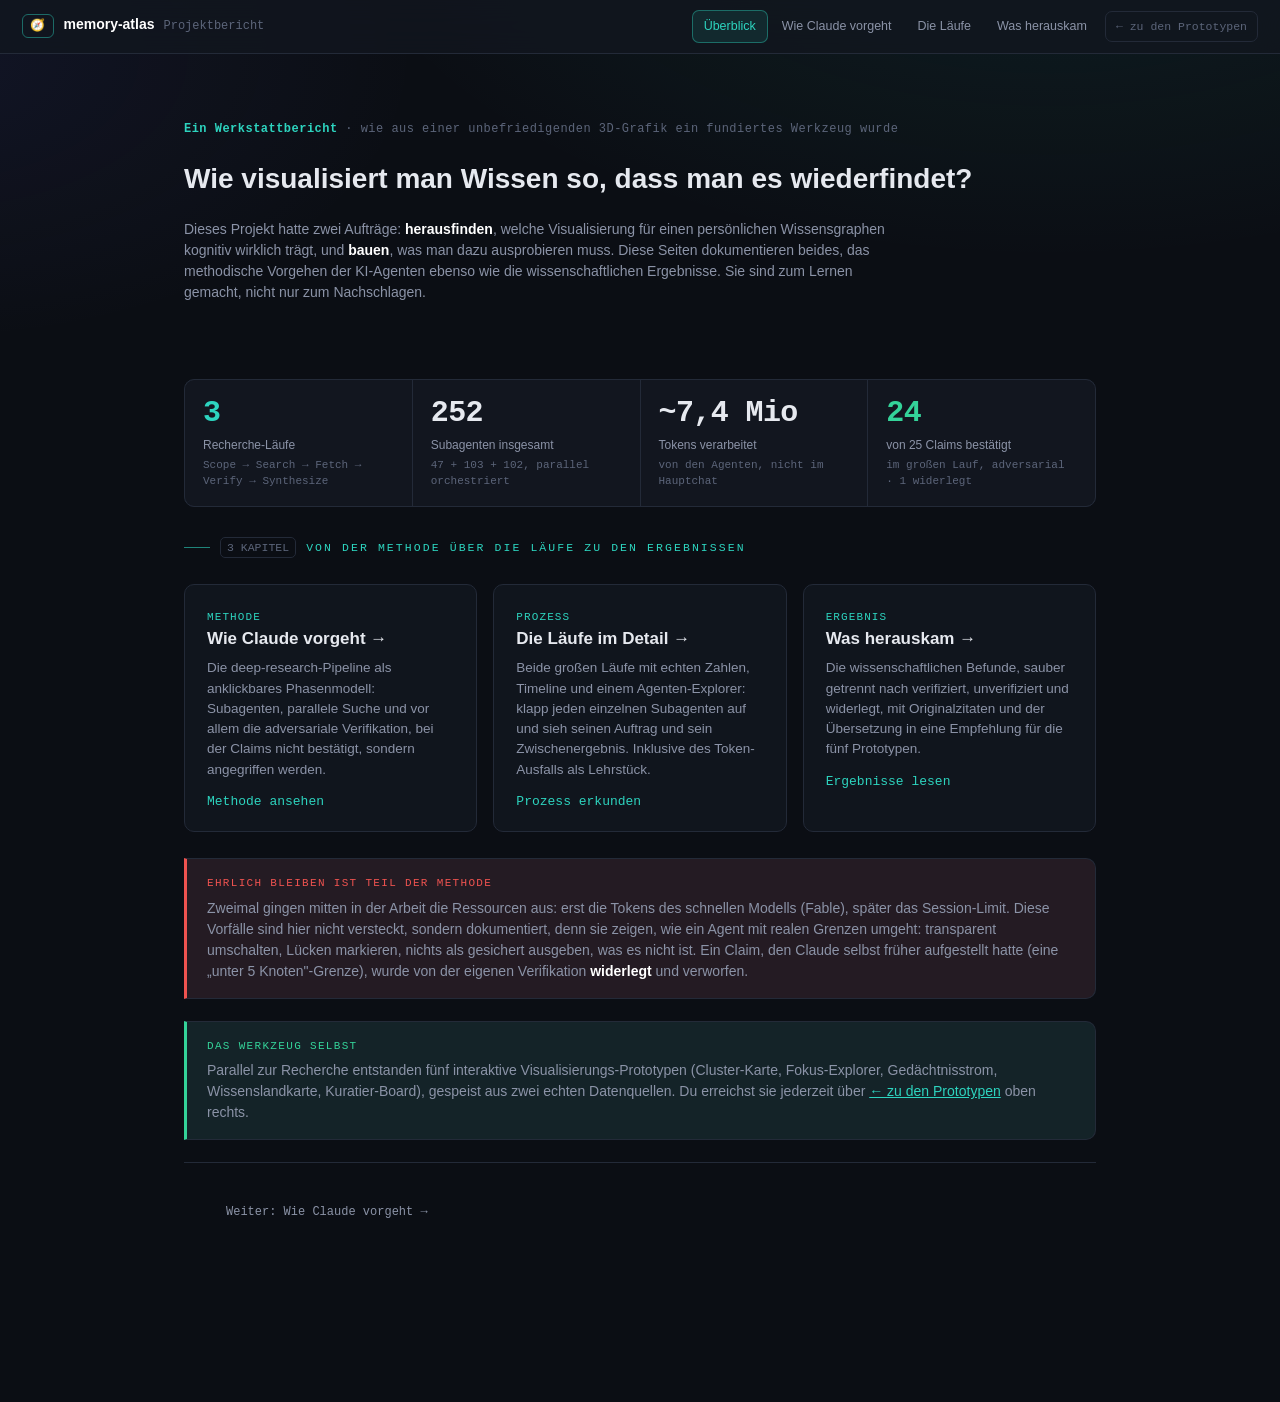
<file: bericht/index.html>
<!DOCTYPE html>
<html lang="de">
<head>
<meta charset="utf-8">
<meta name="viewport" content="width=device-width, initial-scale=1">
<title>Projektbericht · memory-atlas</title>
<link rel="stylesheet" href="/shared/theme.css">
<link rel="stylesheet" href="assets/bericht.css">
</head>
<body>
<div class="rbar">
  <a class="brand" href="index.html"><span class="glyph">🧭</span><b>memory-atlas</b><span>Projektbericht</span></a>
  <div class="spacer"></div>
  <nav>
    <a href="index.html" class="here">Überblick</a>
    <a href="methodik.html">Wie Claude vorgeht</a>
    <a href="laeufe.html">Die Läufe</a>
    <a href="ergebnisse.html">Was herauskam</a>
  </nav>
  <a class="exit" href="/">← zu den Prototypen</a>
</div>

<div class="wrap">
  <div class="hero rise">
    <div class="kicker"><b>Ein Werkstattbericht</b> · wie aus einer unbefriedigenden 3D-Grafik ein fundiertes Werkzeug wurde</div>
    <h1>Wie visualisiert man Wissen so, dass man es wiederfindet?</h1>
    <p class="lead">Dieses Projekt hatte zwei Aufträge: <b>herausfinden</b>, welche Visualisierung für einen persönlichen Wissensgraphen kognitiv wirklich trägt, und <b>bauen</b>, was man dazu ausprobieren muss. Diese Seiten dokumentieren beides, das methodische Vorgehen der KI-Agenten ebenso wie die wissenschaftlichen Ergebnisse. Sie sind zum Lernen gemacht, nicht nur zum Nachschlagen.</p>
  </div>

  <div class="stats rise d1">
    <div class="stat"><div class="v accent">3</div><div class="k">Recherche-Läufe</div><div class="sub">Scope → Search → Fetch → Verify → Synthesize</div></div>
    <div class="stat"><div class="v">252</div><div class="k">Subagenten insgesamt</div><div class="sub">47 + 103 + 102, parallel orchestriert</div></div>
    <div class="stat"><div class="v">~7,4 Mio</div><div class="k">Tokens verarbeitet</div><div class="sub">von den Agenten, nicht im Hauptchat</div></div>
    <div class="stat"><div class="v ok">24</div><div class="k">von 25 Claims bestätigt</div><div class="sub">im großen Lauf, adversarial · 1 widerlegt</div></div>
  </div>

  <div class="eyebrow rise d1"><span class="n">3 Kapitel</span> Von der Methode über die Läufe zu den Ergebnissen</div>

  <div class="cards three rise d1">
    <a class="card" href="methodik.html">
      <span class="tag">Methode</span>
      <h3>Wie Claude vorgeht →</h3>
      <p>Die deep-research-Pipeline als anklickbares Phasenmodell: Subagenten, parallele Suche und vor allem die adversariale Verifikation, bei der Claims nicht bestätigt, sondern angegriffen werden.</p>
      <span class="arrow">Methode ansehen</span>
    </a>
    <a class="card" href="laeufe.html">
      <span class="tag">Prozess</span>
      <h3>Die Läufe im Detail →</h3>
      <p>Beide großen Läufe mit echten Zahlen, Timeline und einem Agenten-Explorer: klapp jeden einzelnen Subagenten auf und sieh seinen Auftrag und sein Zwischenergebnis. Inklusive des Token-Ausfalls als Lehrstück.</p>
      <span class="arrow">Prozess erkunden</span>
    </a>
    <a class="card" href="ergebnisse.html">
      <span class="tag">Ergebnis</span>
      <h3>Was herauskam →</h3>
      <p>Die wissenschaftlichen Befunde, sauber getrennt nach verifiziert, unverifiziert und widerlegt, mit Originalzitaten und der Übersetzung in eine Empfehlung für die fünf Prototypen.</p>
      <span class="arrow">Ergebnisse lesen</span>
    </a>
  </div>

  <div class="callout warn rise d4">
    <span class="lab">Ehrlich bleiben ist Teil der Methode</span>
    <p>Zweimal gingen mitten in der Arbeit die Ressourcen aus: erst die Tokens des schnellen Modells (Fable), später das Session-Limit. Diese Vorfälle sind hier nicht versteckt, sondern dokumentiert, denn sie zeigen, wie ein Agent mit realen Grenzen umgeht: transparent umschalten, Lücken markieren, nichts als gesichert ausgeben, was es nicht ist. Ein Claim, den Claude selbst früher aufgestellt hatte (eine „unter 5 Knoten"-Grenze), wurde von der eigenen Verifikation <b>widerlegt</b> und verworfen.</p>
  </div>

  <div class="callout ok rise d4">
    <span class="lab">Das Werkzeug selbst</span>
    <p>Parallel zur Recherche entstanden fünf interaktive Visualisierungs-Prototypen (Cluster-Karte, Fokus-Explorer, Gedächtnisstrom, Wissenslandkarte, Kuratier-Board), gespeist aus zwei echten Datenquellen. Du erreichst sie jederzeit über <a href="/" style="color:var(--accent)">← zu den Prototypen</a> oben rechts.</p>
  </div>

  <div class="rfoot">
    <div class="fnav">
      <span></span>
      <a href="methodik.html">Weiter: Wie Claude vorgeht →</a>
    </div>
  </div>
</div>
</body>
</html>
</file>
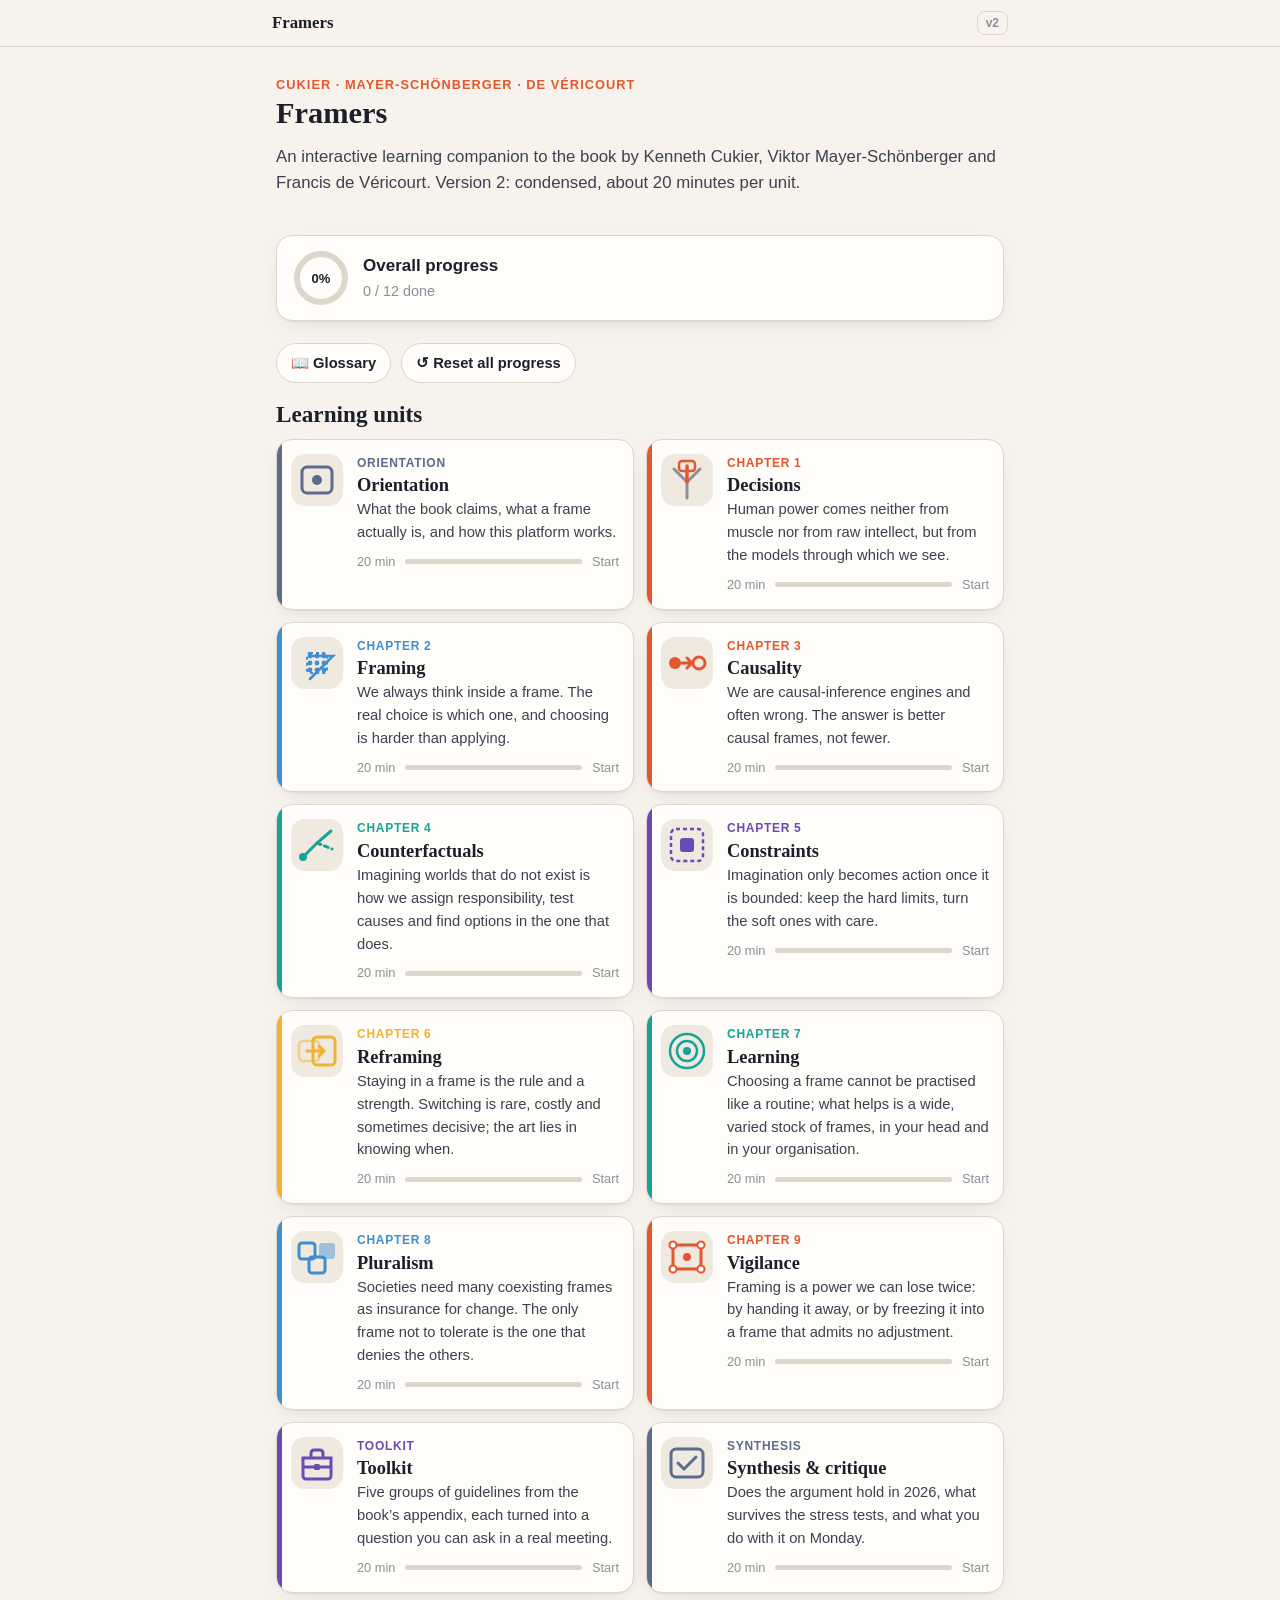
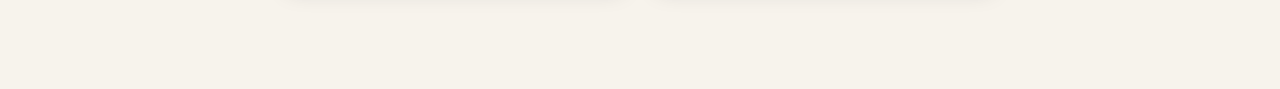
<file: framers/index.html>
<!DOCTYPE html>
<html lang="en">
<head>
<meta charset="utf-8">
<meta name="viewport" content="width=device-width, initial-scale=1, viewport-fit=cover">
<meta name="theme-color" content="#F7F3EC">
<meta name="robots" content="noindex, nofollow">
<meta name="apple-mobile-web-app-capable" content="yes">
<meta name="apple-mobile-web-app-status-bar-style" content="default">
<title>Framers · Learning companion (v2)</title>
<link rel="stylesheet" href="css/app.css">
</head>
<body>
<div id="app" aria-live="polite"></div>
<script src="js/viz.js"></script>
<script src="js/app.js"></script>
<script src="js/units/u00.js"></script>
<script src="js/units/u01.js"></script>
<script src="js/units/u02.js"></script>
<script src="js/units/u03.js"></script>
<script src="js/units/u04.js"></script>
<script src="js/units/u05.js"></script>
<script src="js/units/u06.js"></script>
<script src="js/units/u07.js"></script>
<script src="js/units/u08.js"></script>
<script src="js/units/u09.js"></script>
<script src="js/units/u10.js"></script>
<script src="js/units/u11.js"></script>
<script>window.FRAMERS.start();</script>
</body>
</html>
</file>
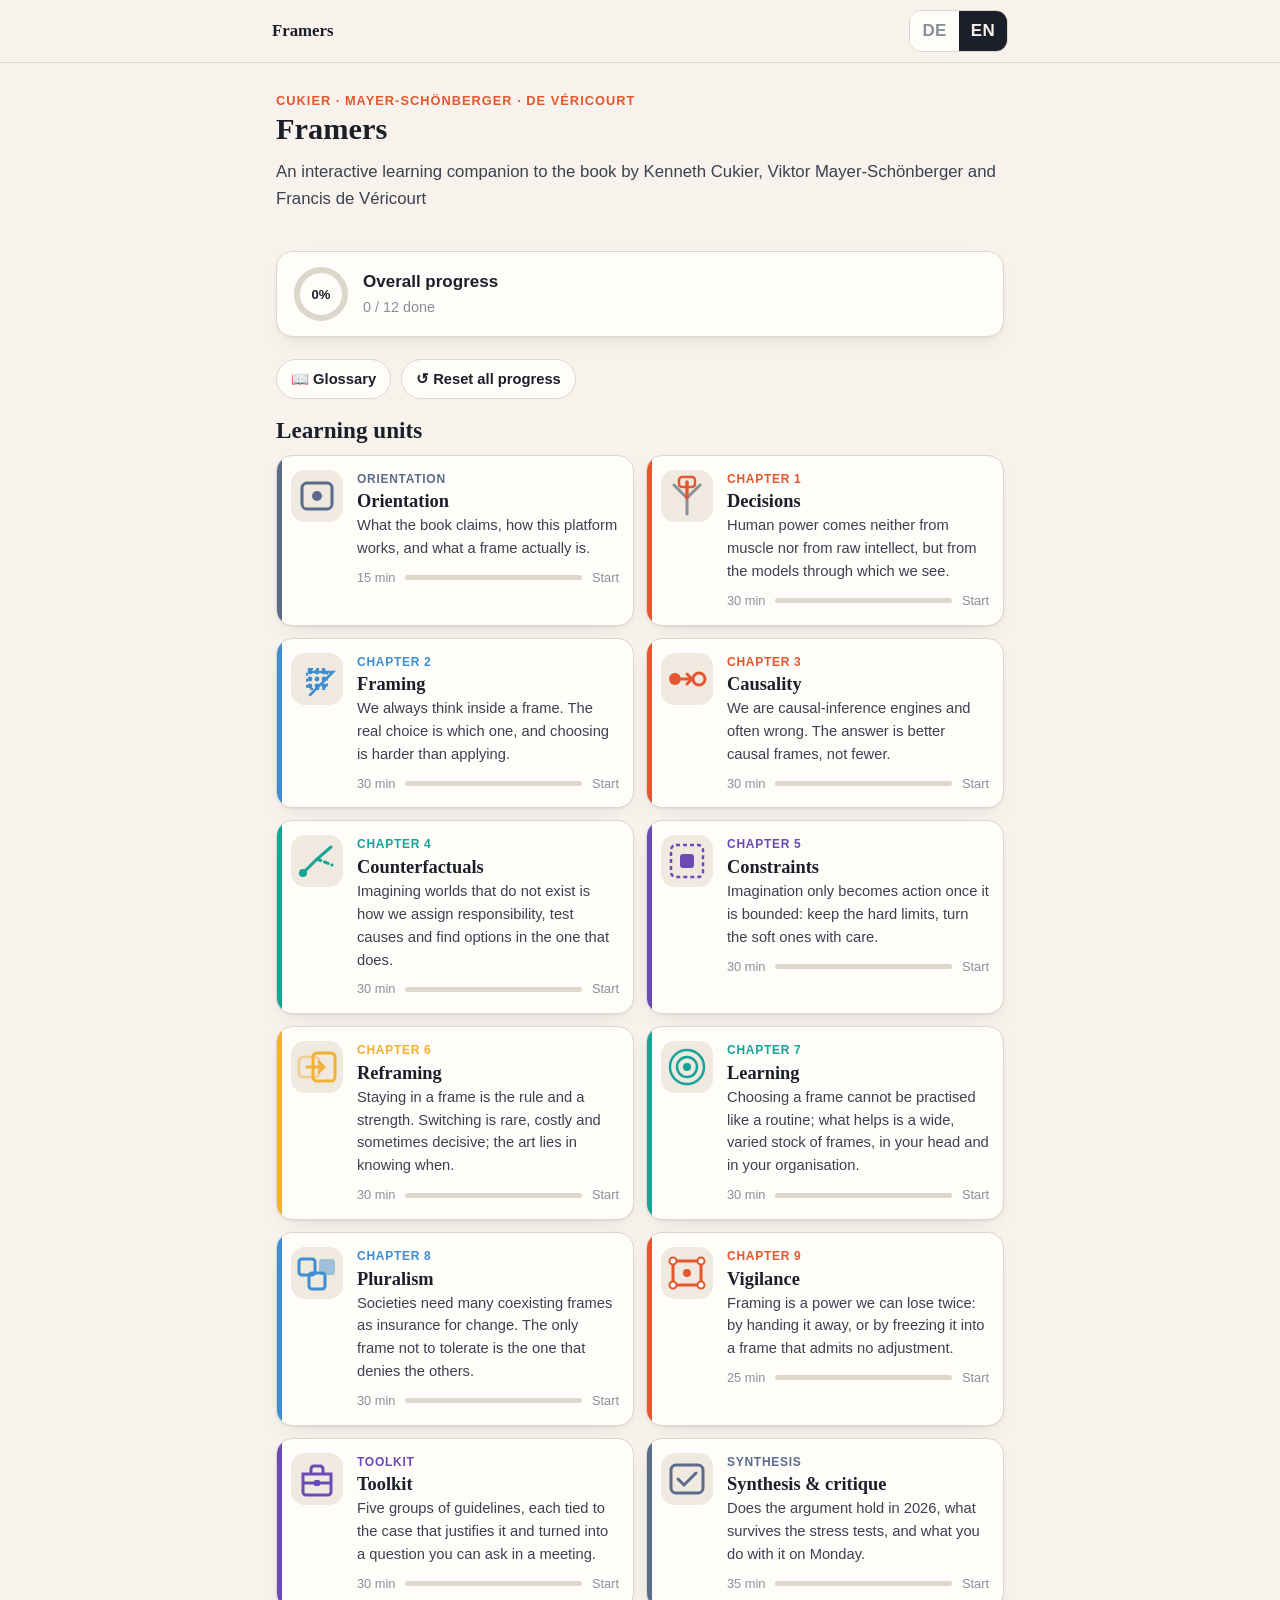
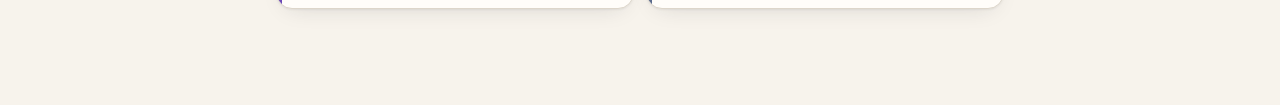
<file: framers/v1/index.html>
<!DOCTYPE html>
<html lang="en">
<head>
<meta charset="utf-8">
<meta name="viewport" content="width=device-width, initial-scale=1, viewport-fit=cover">
<meta name="theme-color" content="#F7F3EC">
<meta name="robots" content="noindex, nofollow">
<meta name="apple-mobile-web-app-capable" content="yes">
<meta name="apple-mobile-web-app-status-bar-style" content="default">
<title>Framers · Lernplattform</title>
<link rel="stylesheet" href="css/app.css">
</head>
<body>
<div id="app" aria-live="polite"></div>
<script src="js/viz.js"></script>
<script src="js/app.js"></script>
<script src="js/units/u00.js"></script>
<script src="js/units/u01.js"></script>
<script src="js/units/u02.js"></script>
<script src="js/units/u03.js"></script>
<script src="js/units/u04.js"></script>
<script src="js/units/u05.js"></script>
<script src="js/units/u06.js"></script>
<script src="js/units/u07.js"></script>
<script src="js/units/u08.js"></script>
<script src="js/units/u09.js"></script>
<script src="js/units/u10.js"></script>
<script src="js/units/u11.js"></script>
<script>window.FRAMERS.start();</script>
</body>
</html>
</file>
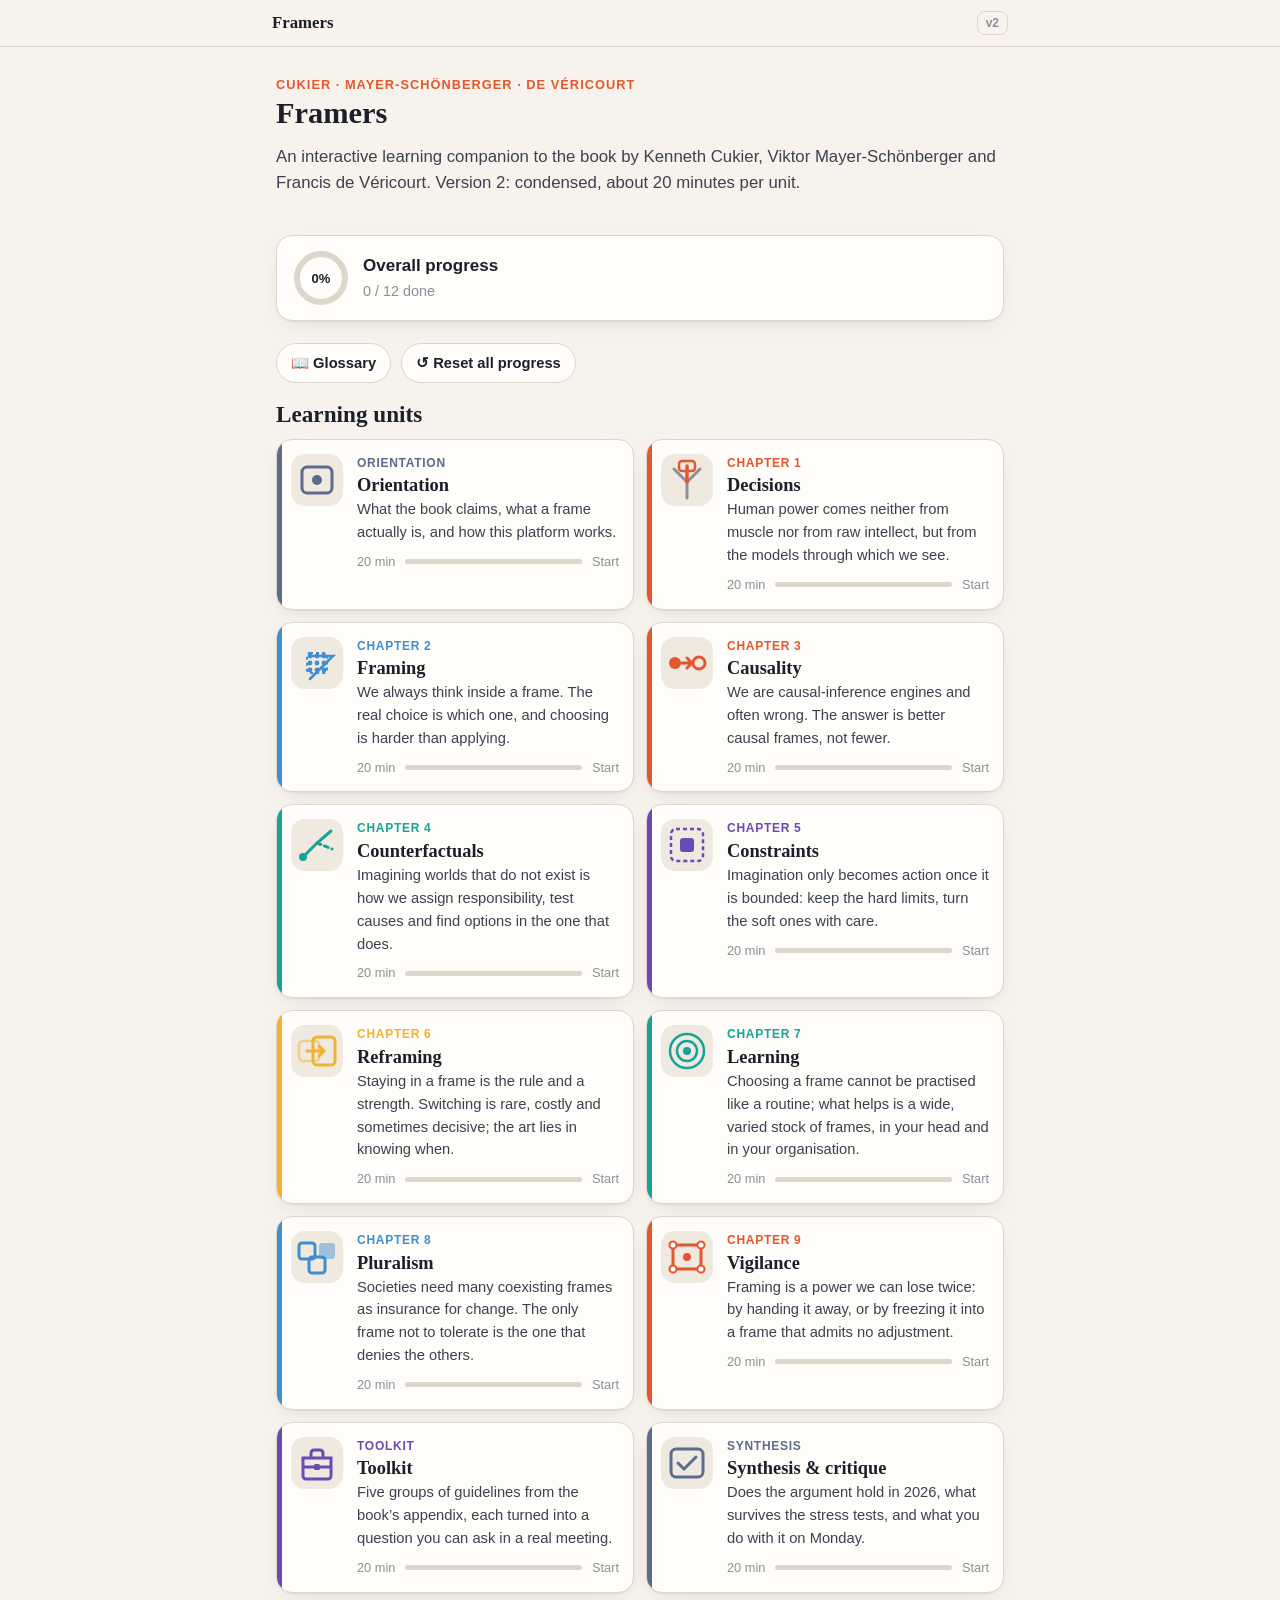
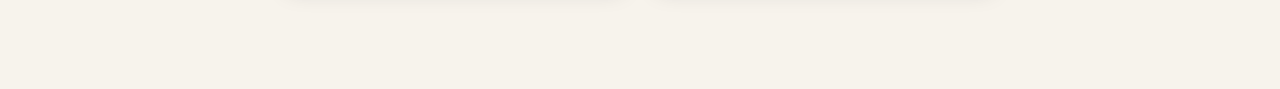
<file: framers/v2/index.html>
<!DOCTYPE html>
<html lang="en"><head><meta charset="utf-8"><meta name="robots" content="noindex, nofollow">
<meta http-equiv="refresh" content="0; url=../"><title>Framers v2 moved</title>
<script>location.replace('../' + location.hash);</script></head>
<body><p>Moved to <a href="../">the main page</a>.</p></body></html>
</file>
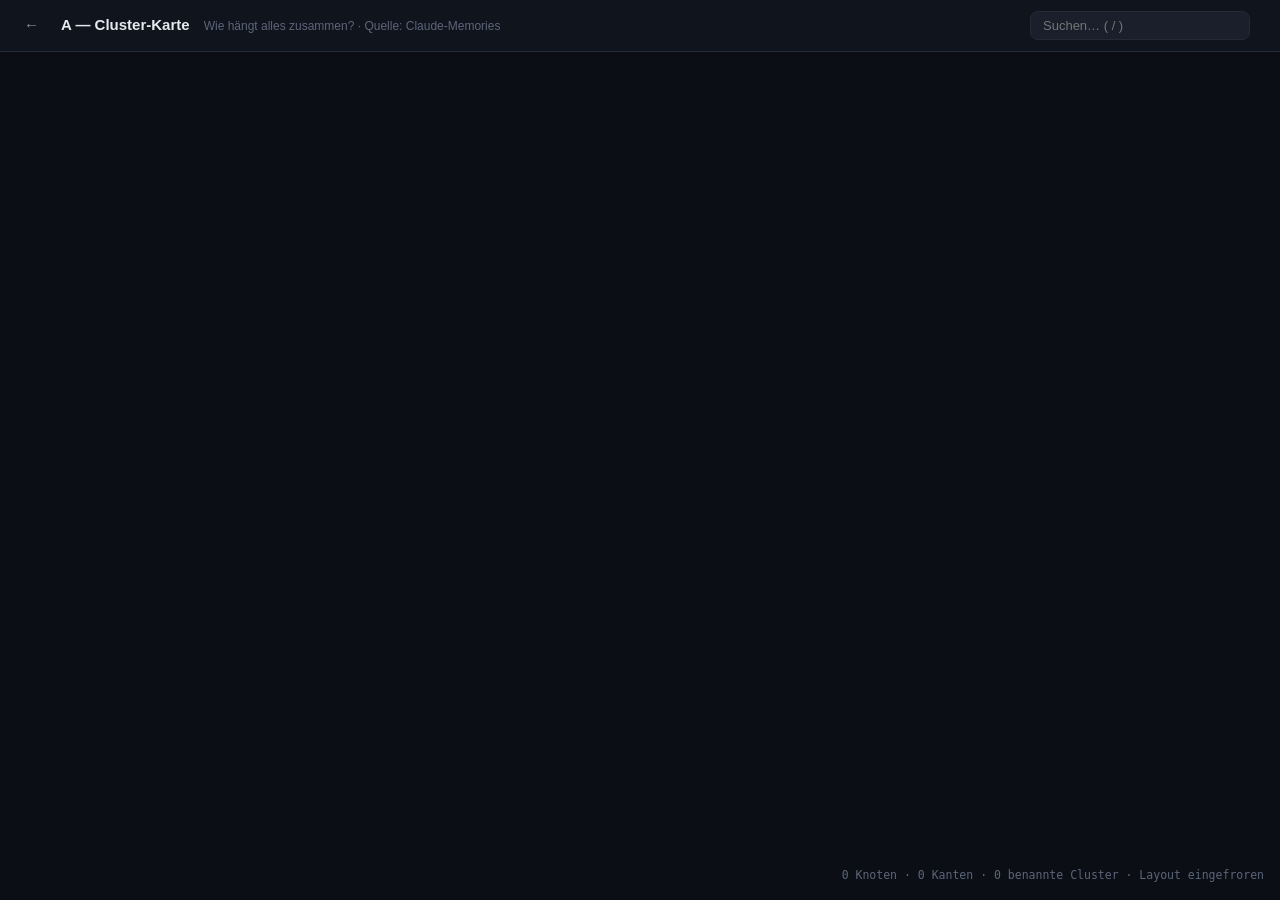
<file: proto/a-cluster/index.html>
<!DOCTYPE html>
<html lang="de">
<head>
<meta charset="utf-8">
<meta name="viewport" content="width=device-width, initial-scale=1">
<title>A — Cluster-Karte · memory-atlas</title>
<link rel="stylesheet" href="/shared/theme.css">
<style>
  #sigma { width: 100%; height: 100%; }
  #clusterLabels { position: absolute; inset: 0; pointer-events: none; z-index: 5; }
  .clabel {
    position: absolute; transform: translate(-50%, -50%);
    color: var(--text); font-weight: 700; font-size: 13px;
    text-shadow: 0 0 8px var(--bg), 0 0 8px var(--bg), 0 1px 2px #000;
    white-space: nowrap; opacity: .85; letter-spacing: .02em;
  }
  #loading { position: fixed; inset: 0; display: flex; align-items: center; justify-content: center; color: var(--text-dim); z-index: 100; }
</style>
</head>
<body>
<div id="loading">Berechne stabiles Layout…</div>
<div class="stage"><div id="sigma"></div><div id="clusterLabels"></div></div>

<script src="/shared/vendor/graphology.umd.min.js"></script>
<script src="/shared/vendor/graphology-library.min.js"></script>
<script src="/shared/vendor/sigma.min.js"></script>
<script src="/shared/api.js"></script>
<script>
(async function () {
  const A = window.Atlas;
  const graph = await A.api.loadGraph();
  A.applyTypeColors(graph.meta);

  const bar = A.buildTopbar({ title: "A — Cluster-Karte", subtitle: "Wie hängt alles zusammen?" });
  const panel = A.buildPanel();
  const hidden = new Set();

  // ---- graphology-Modell aufbauen ----
  const Graph = graphology.Graph;
  const g = new Graph({ multi: false, type: "undirected" });
  const byId = new Map(graph.nodes.map((n) => [n.id, n]));

  // Deterministischer Startkreis (stabil ohne Math.random) — je Cluster ein Segment
  const N = graph.nodes.length;
  graph.nodes.forEach((n, i) => {
    const ang = (i / N) * Math.PI * 2;
    const r = 100 + (n.cluster % 7) * 60;
    if (!g.hasNode(n.id)) g.addNode(n.id, {
      x: Math.cos(ang) * r + n.cluster * 13,
      y: Math.sin(ang) * r + (n.degree % 5) * 7,
      size: Math.max(3, Math.min(18, 3 + Math.sqrt(n.degree) * 2.4)),
      color: A.typeColor(graph.meta, n.type),
      label: n.label,
      _node: n,
    });
  });
  for (const e of graph.edges) {
    if (g.hasNode(e.source) && g.hasNode(e.target) && !g.hasEdge(e.source, e.target)) {
      g.addEdge(e.source, e.target, { size: 0.4, color: "rgba(140,150,170,0.18)" });
    }
  }

  // ---- ForceAtlas2 berechnen, dann EINFRIEREN (Stabilitäts-Befund) ----
  const fa2 = graphologyLibrary.layoutForceAtlas2;
  const settings = fa2.inferSettings(g);
  fa2.assign(g, { iterations: 400, settings: { ...settings, gravity: 1.2, scalingRatio: 12, barnesHutOptimize: N > 200, adjustSizes: true } });

  document.getElementById("loading").remove();

  // ---- Sigma ----
  const renderer = new Sigma(g, document.getElementById("sigma"), {
    defaultEdgeColor: "rgba(140,150,170,0.18)",
    labelColor: { color: "#c8cede" },
    labelSize: 11,
    labelFont: "-apple-system, sans-serif",
    labelRenderedSizeThreshold: 8,
    labelDensity: 0.35,
    zIndex: true,
  });

  // Hover: Nachbarn hervorheben
  const adj = A.buildAdjacency(graph);
  let hoveredNode = null;
  function refresh() {
    renderer.setSetting("nodeReducer", (id, data) => {
      const n = byId.get(id);
      if (n && hidden.has(n.type)) return { ...data, hidden: true };
      if (hoveredNode) {
        if (id === hoveredNode) return { ...data, zIndex: 2, size: data.size * 1.3 };
        if (adj.get(hoveredNode)?.has(id)) return { ...data, zIndex: 1 };
        return { ...data, color: "rgba(90,100,120,0.25)", label: "" };
      }
      return data;
    });
    renderer.setSetting("edgeReducer", (id, data) => {
      const [s, t] = g.extremities(id);
      if (hoveredNode) {
        if (s === hoveredNode || t === hoveredNode)
          return { ...data, color: "rgba(45,212,191,0.55)", size: 1.2, zIndex: 1 };
        return { ...data, hidden: true };
      }
      return data;
    });
  }
  renderer.on("enterNode", ({ node }) => { hoveredNode = node; refresh(); });
  renderer.on("leaveNode", () => { hoveredNode = null; refresh(); });
  renderer.on("clickNode", ({ node }) => {
    A.showNodeInPanel(panel, graph, byId.get(node), {
      onNavigate: (t) => focusNode(t.id),
    });
    document.querySelector(".stage").classList.add("with-panel");
  });
  panel.querySelector(".close").addEventListener("click", () =>
    document.querySelector(".stage").classList.remove("with-panel"));
  refresh();

  function focusNode(id) {
    const disp = renderer.getNodeDisplayData(id);
    if (!disp) return;
    renderer.getCamera().animate({ x: disp.x, y: disp.y, ratio: 0.4 }, { duration: 500 });
    A.showNodeInPanel(panel, graph, byId.get(id), { onNavigate: (t) => focusNode(t.id) });
    document.querySelector(".stage").classList.add("with-panel");
  }

  // ---- Cluster-Labels als Overlay an Schwerpunkten (benannte Orte) ----
  const clusterCentroids = {};
  for (const [cid, info] of Object.entries(graph.meta.clusters)) {
    if (info.size < 4) continue; // nur größere Cluster benennen
    let sx = 0, sy = 0, cnt = 0;
    graph.nodes.forEach((n) => {
      if (String(n.cluster) === cid && g.hasNode(n.id)) {
        const a = g.getNodeAttributes(n.id); sx += a.x; sy += a.y; cnt++;
      }
    });
    if (cnt) clusterCentroids[cid] = { x: sx / cnt, y: sy / cnt, label: info.label };
  }
  const labelLayer = document.getElementById("clusterLabels");
  const labelEls = {};
  for (const [cid, c] of Object.entries(clusterCentroids)) {
    const el = document.createElement("div");
    el.className = "clabel";
    el.textContent = c.label;
    labelLayer.appendChild(el);
    labelEls[cid] = el;
  }
  function positionLabels() {
    for (const [cid, c] of Object.entries(clusterCentroids)) {
      const p = renderer.graphToViewport({ x: c.x, y: c.y });
      const el = labelEls[cid];
      el.style.left = p.x + "px";
      el.style.top = p.y + "px";
      el.style.display = hoveredNode ? "none" : "block";
    }
  }
  renderer.on("afterRender", positionLabels);
  positionLabels();

  // ---- Suche, Legende, HUD ----
  A.initSearch(bar, graph, (n) => focusNode(n.id));
  A.buildLegend(graph, {
    onToggle: (type, active) => { if (active) hidden.delete(type); else hidden.add(type); refresh(); },
  });
  A.buildHud(`${graph.meta.counts.nodes} Knoten · ${graph.meta.counts.edges} Kanten · ${Object.keys(clusterCentroids).length} benannte Cluster · Layout eingefroren`);
})();
</script>
</body>
</html>
</file>
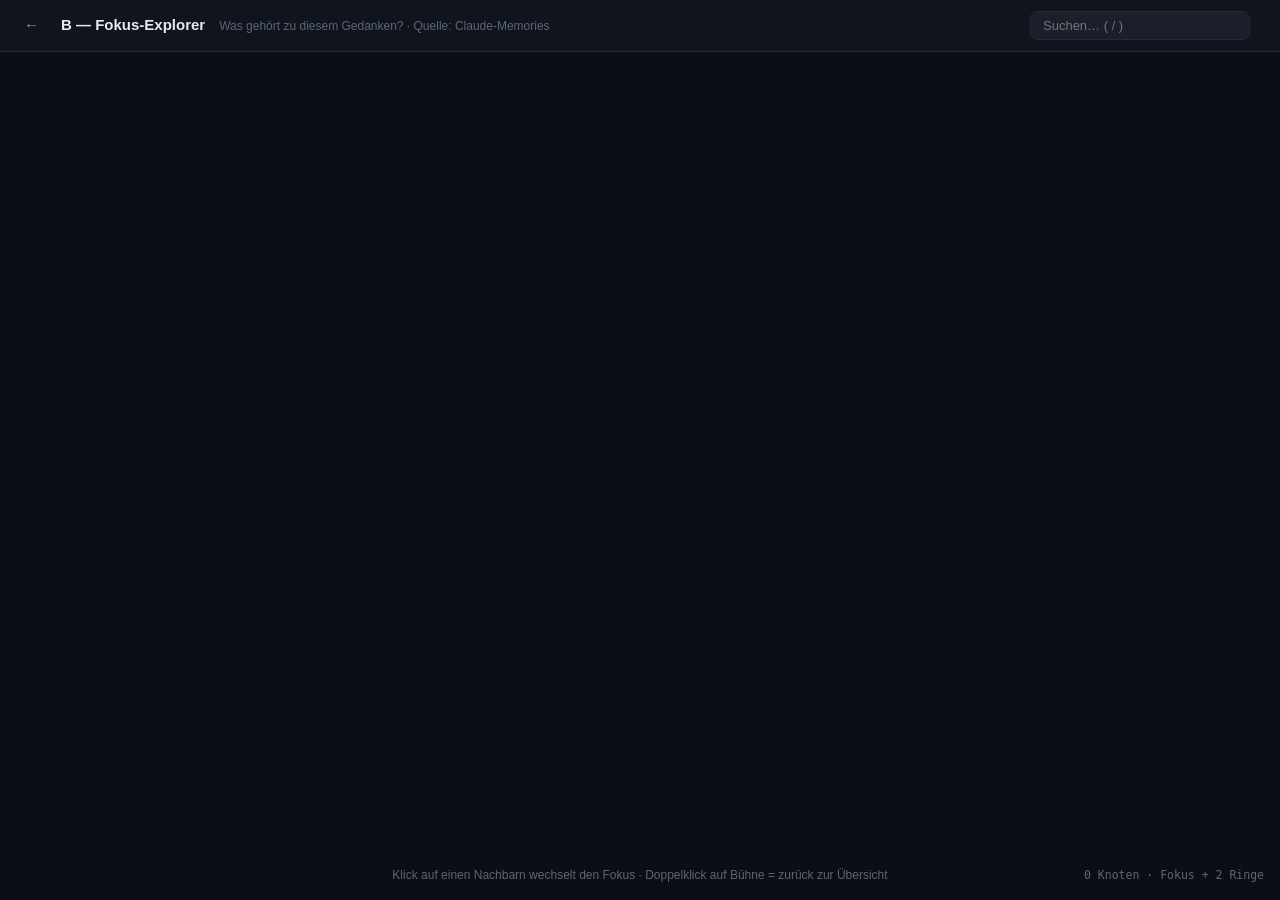
<file: proto/b-radial/index.html>
<!DOCTYPE html>
<html lang="de">
<head>
<meta charset="utf-8">
<meta name="viewport" content="width=device-width, initial-scale=1">
<title>B — Fokus-Explorer · memory-atlas</title>
<link rel="stylesheet" href="/shared/theme.css">
<style>
  #svg { width: 100%; height: 100%; display: block; cursor: grab; }
  .breadcrumb {
    position: fixed; top: 64px; left: 16px; z-index: 40;
    display: flex; align-items: center; gap: 6px; flex-wrap: wrap; max-width: 60vw;
  }
  .breadcrumb .crumb {
    font-size: 12px; color: var(--text-dim); background: var(--bg-elev);
    border: 1px solid var(--border); padding: 3px 9px; border-radius: 999px; cursor: pointer;
  }
  .breadcrumb .crumb:hover { color: var(--text); border-color: var(--accent); }
  .breadcrumb .sep { color: var(--text-faint); }
  .node-g { cursor: pointer; }
  .node-g text { font-size: 11px; fill: var(--text); pointer-events: none; paint-order: stroke; stroke: var(--bg); stroke-width: 3px; }
  .ring { fill: none; stroke: var(--border); stroke-dasharray: 3 5; opacity: .5; }
  .link { stroke: rgba(140,150,170,0.25); fill: none; }
  .link.focus { stroke: var(--accent); stroke-opacity: .5; }
  .hint { position: fixed; bottom: 16px; left: 50%; transform: translateX(-50%); z-index: 40; color: var(--text-faint); font-size: 12px; }
</style>
</head>
<body>
<div class="breadcrumb" id="crumbs"></div>
<div class="stage"><svg id="svg"></svg></div>
<div class="hint">Klick auf einen Nachbarn wechselt den Fokus · Doppelklick auf Bühne = zurück zur Übersicht</div>

<script src="/shared/vendor/d3.min.js"></script>
<script src="/shared/api.js"></script>
<script>
(async function () {
  const A = window.Atlas;
  const graph = await A.api.loadGraph();
  A.applyTypeColors(graph.meta);
  const bar = A.buildTopbar({ title: "B — Fokus-Explorer", subtitle: "Was gehört zu diesem Gedanken?" });
  const panel = A.buildPanel();
  panel.querySelector(".close").addEventListener("click", () =>
    document.querySelector(".stage").classList.remove("with-panel"));

  const byId = new Map(graph.nodes.map((n) => [n.id, n]));
  const adj = A.buildAdjacency(graph);
  const svg = d3.select("#svg");
  const g = svg.append("g");
  let W = window.innerWidth, H = window.innerHeight - 52;

  svg.call(d3.zoom().scaleExtent([0.3, 3]).on("zoom", (ev) => g.attr("transform", ev.transform)));
  svg.on("dblclick.zoom", null);
  svg.on("dblclick", () => setFocus(pickCentral()));

  const path = [];      // Gedankenpfad
  let focusId = null;

  function pickCentral() {
    // Knoten mit höchstem Grad als sinnvoller Einstieg
    return graph.nodes.filter((n) => !n.ghost).sort((a, b) => b.degree - a.degree)[0].id;
  }

  function neighborsOf(id) {
    return [...(adj.get(id) || [])].map((x) => byId.get(x)).filter(Boolean);
  }

  function setFocus(id, fromCrumb) {
    if (!id || !byId.has(id)) return;
    focusId = id;
    if (!fromCrumb) {
      const existing = path.indexOf(id);
      if (existing >= 0) path.length = existing + 1;
      else path.push(id);
    }
    render();
    A.showNodeInPanel(panel, graph, byId.get(id), { onNavigate: (t) => setFocus(t.id) });
    document.querySelector(".stage").classList.add("with-panel");
    renderCrumbs();
  }

  function renderCrumbs() {
    const c = d3.select("#crumbs");
    c.html("");
    path.forEach((id, i) => {
      if (i > 0) c.append("span").attr("class", "sep").text("→");
      c.append("span").attr("class", "crumb").text(byId.get(id).label)
        .on("click", () => { path.length = i + 1; setFocus(id, true); });
    });
  }

  function render() {
    const cx = W / 2, cy = H / 2;
    const focus = byId.get(focusId);
    const ring1 = neighborsOf(focusId);
    const ring1Set = new Set(ring1.map((n) => n.id));
    // Ring 2: Nachbarn der Ring-1-Knoten, ohne Fokus und Ring 1
    const ring2Map = new Map();
    for (const n1 of ring1) {
      for (const n2 of neighborsOf(n1.id)) {
        if (n2.id !== focusId && !ring1Set.has(n2.id) && !ring2Map.has(n2.id))
          ring2Map.set(n2.id, n1.id); // Anker in Ring 1
      }
    }
    const ring2 = [...ring2Map.keys()].map((x) => byId.get(x));

    const R1 = Math.min(W, H) * 0.22, R2 = Math.min(W, H) * 0.40;
    const pos = new Map();
    pos.set(focusId, { x: cx, y: cy });
    // Ring 1 nach Typ sektorieren für ruhigere Anordnung
    const r1sorted = [...ring1].sort((a, b) => (a.type + a.label).localeCompare(b.type + b.label));
    r1sorted.forEach((n, i) => {
      const ang = (i / Math.max(1, r1sorted.length)) * Math.PI * 2 - Math.PI / 2;
      pos.set(n.id, { x: cx + Math.cos(ang) * R1, y: cy + Math.sin(ang) * R1, ang });
    });
    ring2.forEach((n, i) => {
      const anchor = pos.get(ring2Map.get(n.id));
      const baseAng = anchor && anchor.ang != null ? anchor.ang : (i / Math.max(1, ring2.length)) * Math.PI * 2;
      const jitter = ((i % 5) - 2) * 0.09;
      const ang = baseAng + jitter;
      pos.set(n.id, { x: cx + Math.cos(ang) * R2, y: cy + Math.sin(ang) * R2 });
    });

    // Ringe
    const rings = g.selectAll(".ring").data([R1, R2]);
    rings.enter().append("circle").attr("class", "ring")
      .merge(rings).attr("cx", cx).attr("cy", cy)
      .transition().duration(500).attr("r", (d) => d);
    rings.exit().remove();

    // Kanten (Fokus→Ring1, Ring1→Ring2)
    const links = [];
    ring1.forEach((n) => links.push({ s: focusId, t: n.id, focus: true }));
    ring2.forEach((n) => links.push({ s: ring2Map.get(n.id), t: n.id, focus: false }));
    const lk = g.selectAll(".link").data(links, (d) => d.s + "|" + d.t);
    lk.enter().append("path").attr("class", (d) => "link" + (d.focus ? " focus" : ""))
      .merge(lk).transition().duration(500)
      .attr("d", (d) => {
        const a = pos.get(d.s), b = pos.get(d.t);
        return `M${a.x},${a.y}L${b.x},${b.y}`;
      });
    lk.exit().remove();

    // Knoten
    const all = [focus, ...ring1, ...ring2];
    const nd = g.selectAll(".node-g").data(all, (d) => d.id);
    const enter = nd.enter().append("g").attr("class", "node-g")
      .on("click", (ev, d) => { if (d.id !== focusId) setFocus(d.id); });
    enter.append("circle");
    enter.append("text");
    const merged = enter.merge(nd);
    merged.transition().duration(500)
      .attr("transform", (d) => { const p = pos.get(d.id); return `translate(${p.x},${p.y})`; });
    merged.select("circle")
      .attr("r", (d) => d.id === focusId ? 20 : ring1Set.has(d.id) ? 11 : 6)
      .attr("fill", (d) => A.typeColor(graph.meta, d.type))
      .attr("stroke", (d) => d.id === focusId ? "var(--accent)" : "rgba(0,0,0,0.4)")
      .attr("stroke-width", (d) => d.id === focusId ? 3 : 1)
      .attr("opacity", (d) => ring2Map.has(d.id) ? 0.7 : 1);
    merged.select("text")
      .attr("x", (d) => d.id === focusId ? 0 : 0)
      .attr("y", (d) => d.id === focusId ? 34 : (ring1Set.has(d.id) ? 22 : 15))
      .attr("text-anchor", "middle")
      .attr("font-size", (d) => d.id === focusId ? "14px" : ring1Set.has(d.id) ? "11px" : "9px")
      .attr("fill", (d) => ring2Map.has(d.id) ? "var(--text-dim)" : "var(--text)")
      .text((d) => d.label.length > 28 ? d.label.slice(0, 27) + "…" : d.label);
    nd.exit().remove();
  }

  window.addEventListener("resize", () => { W = window.innerWidth; H = window.innerHeight - 52; render(); });
  A.initSearch(bar, graph, (n) => setFocus(n.id));
  A.buildHud(`${graph.meta.counts.nodes} Knoten · Fokus + 2 Ringe`);
  setFocus(pickCentral());
})();
</script>
</body>
</html>
</file>
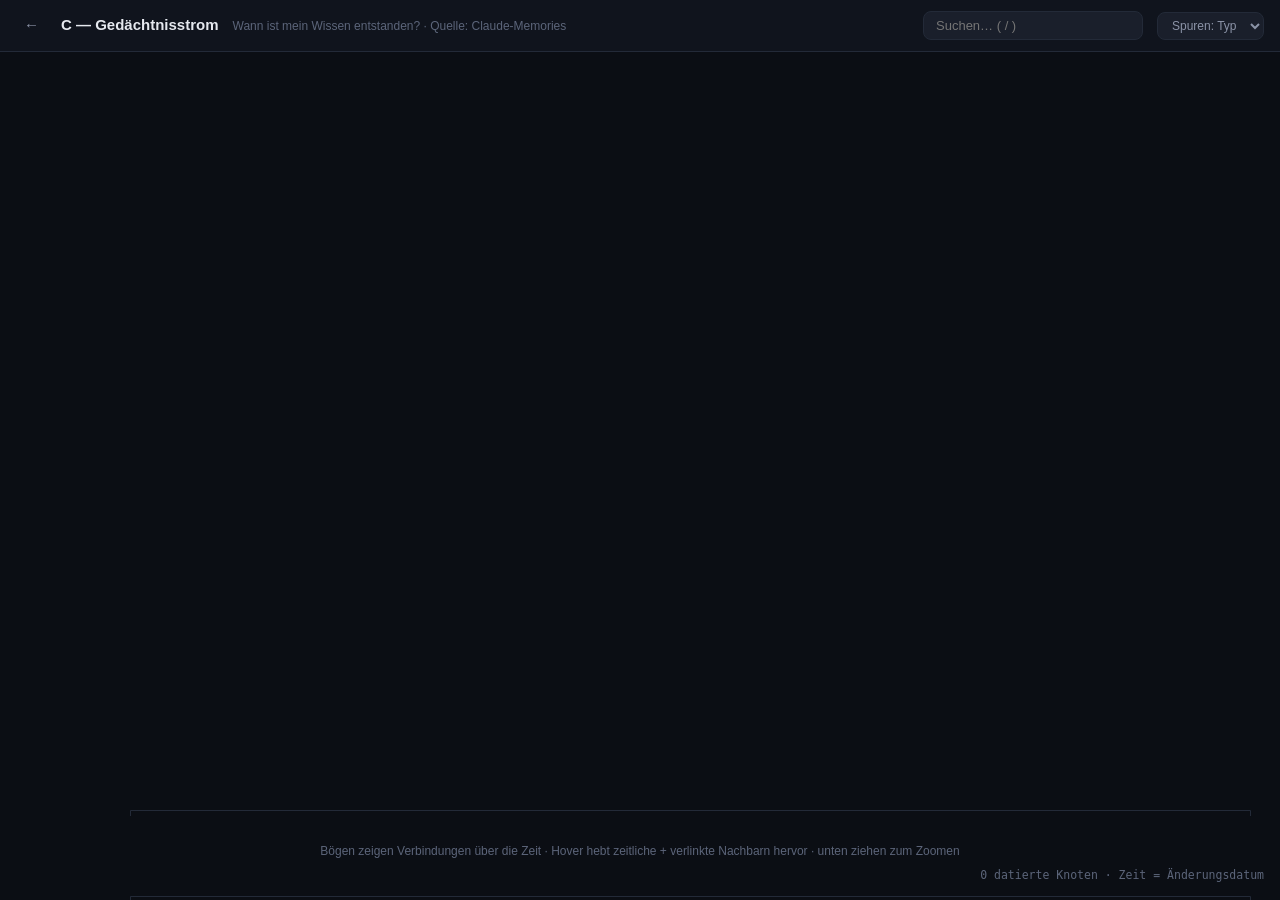
<file: proto/c-strom/index.html>
<!DOCTYPE html>
<html lang="de">
<head>
<meta charset="utf-8">
<meta name="viewport" content="width=device-width, initial-scale=1">
<title>C — Gedächtnisstrom · memory-atlas</title>
<link rel="stylesheet" href="/shared/theme.css">
<style>
  #svg { width: 100%; height: 100%; display: block; }
  .axis text { fill: var(--text-faint); font-size: 11px; }
  .axis path, .axis line { stroke: var(--border); }
  .lane-label { fill: var(--text-dim); font-size: 12px; font-weight: 600; }
  .lane-band:nth-child(even) { fill: rgba(255,255,255,0.015); }
  .arc { fill: none; stroke: rgba(140,150,170,0.15); }
  .arc.hl { stroke: var(--accent); stroke-opacity: .6; }
  .bead { cursor: pointer; stroke: rgba(0,0,0,0.4); stroke-width: 1; }
  .modeswitch { display: flex; gap: 6px; }
  .hint { position: fixed; bottom: 40px; left: 50%; transform: translateX(-50%); z-index: 40; color: var(--text-faint); font-size: 12px; }
</style>
</head>
<body>
<div class="stage"><svg id="svg"></svg></div>
<div class="hint">Bögen zeigen Verbindungen über die Zeit · Hover hebt zeitliche + verlinkte Nachbarn hervor · unten ziehen zum Zoomen</div>

<script src="/shared/vendor/d3.min.js"></script>
<script src="/shared/api.js"></script>
<script>
(async function () {
  const A = window.Atlas;
  const graph = await A.api.loadGraph();
  A.applyTypeColors(graph.meta);
  const bar = A.buildTopbar({ title: "C — Gedächtnisstrom", subtitle: "Wann ist mein Wissen entstanden?" });
  const panel = A.buildPanel();
  panel.querySelector(".close").addEventListener("click", () =>
    document.querySelector(".stage").classList.remove("with-panel"));

  // Zeitwert: created bevorzugt, sonst mtime
  const parse = (n) => new Date(n.created || n.mtime || null);
  const dated = graph.nodes.filter((n) => !n.ghost && (n.created || n.mtime) && !isNaN(parse(n)));
  const byId = new Map(dated.map((n) => [n.id, n]));
  const adj = A.buildAdjacency(graph);

  let laneMode = graph.meta.tiers.length ? "tier" : "type";
  const laneKey = (n) => laneMode === "tier" ? (n.tier || "—") : n.type;

  const svg = d3.select("#svg");
  const margin = { top: 30, right: 30, bottom: 90, left: 130 };
  let W, H, x, y, lanes;
  const root = svg.append("g");
  const gBands = root.append("g");
  const gArcs = root.append("g");
  const gBeads = root.append("g");
  const gAxis = root.append("g").attr("class", "axis");
  const gLaneLabels = root.append("g");
  const gBrush = svg.append("g").attr("class", "axis");

  const times = dated.map(parse);
  const fullExtent = d3.extent(times);
  let xDomain = fullExtent;

  function layout() {
    W = window.innerWidth; H = window.innerHeight - 52;
    root.attr("transform", `translate(${margin.left},${margin.top})`);
    const iw = W - margin.left - margin.right;
    const ih = H - margin.top - margin.bottom;
    x = d3.scaleTime().domain(xDomain).range([0, iw]);
    lanes = [...new Set(dated.map(laneKey))].sort();
    y = d3.scalePoint().domain(lanes).range([0, ih]).padding(0.6);
    draw(iw, ih);
  }

  function draw(iw, ih) {
    // Lane-Bänder
    const band = gBands.selectAll("rect").data(lanes);
    band.enter().append("rect").attr("class", "lane-band")
      .merge(band)
      .attr("x", 0).attr("width", iw)
      .attr("y", (d) => y(d) - ih / lanes.length / 2)
      .attr("height", ih / lanes.length)
      .attr("fill", (d, i) => i % 2 ? "rgba(255,255,255,0.02)" : "transparent");
    band.exit().remove();

    // Lane-Labels
    const ll = gLaneLabels.selectAll("text").data(lanes);
    ll.enter().append("text").attr("class", "lane-label")
      .merge(ll)
      .attr("x", -12).attr("y", (d) => y(d) + 4).attr("text-anchor", "end")
      .text((d) => d);
    ll.exit().remove();

    // Achse
    gAxis.attr("transform", `translate(0,${ih})`).call(d3.axisBottom(x).ticks(8));

    // Beads
    const beads = gBeads.selectAll("circle").data(dated, (d) => d.id);
    const be = beads.enter().append("circle").attr("class", "bead")
      .on("mouseenter", (ev, d) => highlight(d))
      .on("mouseleave", () => highlight(null))
      .on("click", (ev, d) => {
        A.showNodeInPanel(panel, graph, d, { onNavigate: () => {} });
        document.querySelector(".stage").classList.add("with-panel");
      });
    be.merge(beads)
      .attr("cx", (d) => x(parse(d)))
      .attr("cy", (d) => y(laneKey(d)))
      .attr("r", (d) => Math.max(3, Math.min(11, 3 + Math.sqrt(d.degree) * 1.8)))
      .attr("fill", (d) => A.typeColor(graph.meta, d.type));
    beads.exit().remove();

    drawArcs();

    // Brush zum Zoomen
    const bx = d3.scaleTime().domain(fullExtent).range([0, iw]);
    const brush = d3.brushX().extent([[0, 0], [iw, 40]])
      .on("end", (ev) => {
        if (!ev.selection) { xDomain = fullExtent; layout(); return; }
        xDomain = ev.selection.map(bx.invert);
        layout();
      });
    gBrush.attr("transform", `translate(${margin.left},${H - 44})`);
    gBrush.selectAll(".brushaxis").data([0]).enter().append("g").attr("class", "brushaxis");
    gBrush.select(".brushaxis").attr("transform", "translate(0,40)").call(d3.axisBottom(bx).ticks(6));
    gBrush.selectAll(".brushmini").data(dated).enter().append("circle").attr("class", "brushmini")
      .attr("cy", 20).attr("r", 1.5).attr("fill", "var(--text-faint)");
    gBrush.selectAll(".brushmini").attr("cx", (d) => bx(parse(d)));
    if (!gBrush.select(".selection-layer").node())
      gBrush.append("g").attr("class", "selection-layer").call(brush);
  }

  function drawArcs() {
    // Kanten zwischen datierten Knoten als Bögen über dem Strom
    const links = graph.edges
      .filter((e) => byId.has(e.source) && byId.has(e.target))
      .map((e) => ({ s: byId.get(e.source), t: byId.get(e.target), id: e.source + "|" + e.target }));
    const arc = gArcs.selectAll("path").data(links, (d) => d.id);
    arc.enter().append("path").attr("class", "arc")
      .merge(arc)
      .attr("d", (d) => {
        const x1 = x(parse(d.s)), y1 = y(laneKey(d.s));
        const x2 = x(parse(d.t)), y2 = y(laneKey(d.t));
        const mx = (x1 + x2) / 2, lift = Math.min(120, Math.abs(x2 - x1) * 0.4 + 20);
        return `M${x1},${y1} Q${mx},${Math.min(y1, y2) - lift} ${x2},${y2}`;
      });
    arc.exit().remove();
  }

  function highlight(d) {
    if (!d) {
      gBeads.selectAll("circle").attr("opacity", 1);
      gArcs.selectAll("path").attr("class", "arc");
      return;
    }
    const nb = adj.get(d.id) || new Set();
    gBeads.selectAll("circle").attr("opacity", (o) => o.id === d.id || nb.has(o.id) ? 1 : 0.15);
    gArcs.selectAll("path").attr("class", (o) =>
      o.s.id === d.id || o.t.id === d.id ? "arc hl" : "arc");
  }

  // Modus-Umschalter (Lane nach Tier/Typ)
  const ctrls = bar.querySelector(".controls");
  const sw = document.createElement("select"); sw.className = "control";
  const opts = [["type", "Spuren: Typ"]];
  if (graph.meta.tiers.length) opts.unshift(["tier", "Spuren: Tier"]);
  for (const [v, l] of opts) { const o = document.createElement("option"); o.value = v; o.textContent = l; sw.appendChild(o); }
  sw.value = laneMode;
  sw.addEventListener("change", () => { laneMode = sw.value; layout(); });
  ctrls.appendChild(sw);

  window.addEventListener("resize", layout);
  A.initSearch(bar, graph, (n) => { if (byId.has(n.id)) highlight(byId.get(n.id)); });
  A.buildHud(`${dated.length} datierte Knoten · ${dated.length < graph.meta.counts.nodes ? (graph.meta.counts.nodes - graph.meta.counts.ghosts - dated.length) + " ohne Datum ausgeblendet · " : ""}Zeit = Änderungsdatum`);
  layout();
})();
</script>
</body>
</html>
</file>
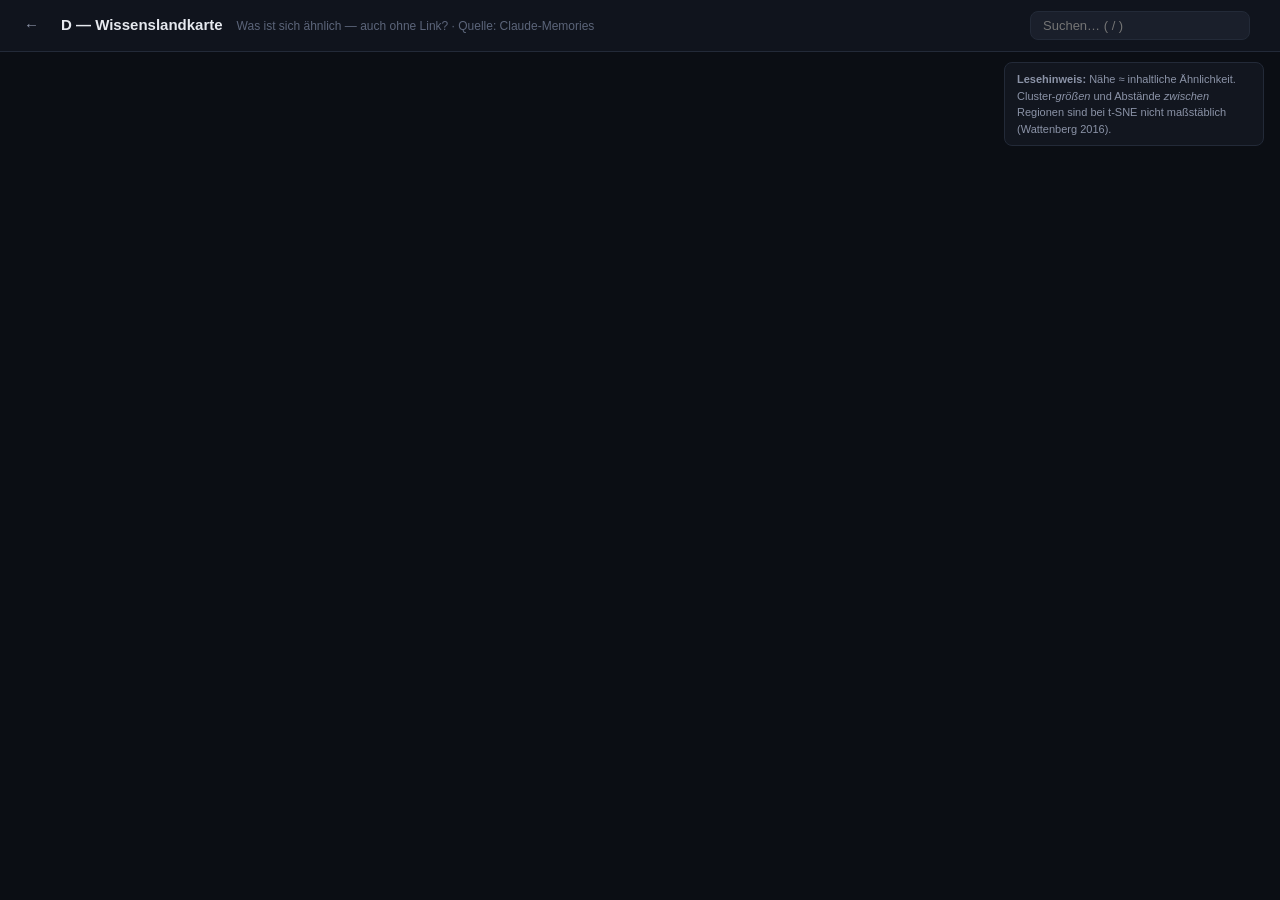
<file: proto/d-landkarte/index.html>
<!DOCTYPE html>
<html lang="de">
<head>
<meta charset="utf-8">
<meta name="viewport" content="width=device-width, initial-scale=1">
<title>D — Wissenslandkarte · memory-atlas</title>
<link rel="stylesheet" href="/shared/theme.css">
<style>
  #canvas { width: 100%; height: 100%; display: block; cursor: grab; }
  #canvas:active { cursor: grabbing; }
  .region-label {
    position: absolute; transform: translate(-50%, -50%); pointer-events: none;
    color: var(--text); font-size: 12px; font-weight: 600; opacity: .75;
    text-shadow: 0 0 8px var(--bg), 0 0 6px var(--bg); white-space: nowrap; z-index: 6;
  }
  #regions { position: absolute; inset: 0; pointer-events: none; z-index: 6; }
  .disclaimer {
    position: fixed; top: 62px; right: 16px; z-index: 40; max-width: 260px;
    background: var(--bg-elev); border: 1px solid var(--border); border-radius: 8px;
    padding: 8px 12px; font-size: 11px; color: var(--text-dim);
  }
  #loading { position: fixed; inset: 0; display: flex; align-items: center; justify-content: center; color: var(--text-dim); z-index: 100; text-align: center; }
</style>
</head>
<body>
<div id="loading">Lade Projektion…</div>
<div class="stage"><canvas id="canvas"></canvas><div id="regions"></div></div>
<div class="disclaimer" id="disc"></div>

<script src="/shared/vendor/d3.min.js"></script>
<script src="/shared/api.js"></script>
<script>
(async function () {
  const A = window.Atlas;
  const graph = await A.api.loadGraph();
  A.applyTypeColors(graph.meta);
  const bar = A.buildTopbar({ title: "D — Wissenslandkarte", subtitle: "Was ist sich ähnlich — auch ohne Link?" });
  const panel = A.buildPanel();
  panel.querySelector(".close").addEventListener("click", () =>
    document.querySelector(".stage").classList.remove("with-panel"));

  let proj;
  try { proj = await A.api.loadLandkarte(); }
  catch (e) {
    document.getElementById("loading").innerHTML =
      "Keine Projektion berechnet.<br><br>Im Terminal:<br><code>python3 embed.py --source " + A.source + "</code>";
    return;
  }
  document.getElementById("loading").remove();
  document.getElementById("disc").innerHTML =
    "<strong>Lesehinweis:</strong> Nähe ≈ inhaltliche Ähnlichkeit. Cluster-<em>größen</em> und Abstände <em>zwischen</em> Regionen sind bei t-SNE nicht maßstäblich (Wattenberg 2016).";

  const canvas = document.getElementById("canvas");
  const ctx = canvas.getContext("2d");
  let W, H, dpr;
  const nodes = graph.nodes.filter((n) => proj.positions[n.id]);
  nodes.forEach((n) => { const p = proj.positions[n.id]; n._px = p[0]; n._py = p[1]; });
  const adj = A.buildAdjacency(graph);

  let transform = d3.zoomIdentity;
  let hovered = null;
  let showLinks = false;
  let ageTint = false;
  const hidden = new Set();

  // Zeit für Alters-Tönung
  const times = nodes.map((n) => new Date(n.mtime || n.created)).filter((d) => !isNaN(d));
  const tExtent = d3.extent(times);

  function resize() {
    dpr = window.devicePixelRatio || 1;
    W = window.innerWidth; H = window.innerHeight - 52;
    canvas.width = W * dpr; canvas.height = H * dpr;
    canvas.style.width = W + "px"; canvas.style.height = H + "px";
    ctx.setTransform(dpr, 0, 0, dpr, 0, 0);
    render();
  }

  // Weltkoordinaten [0,1] → Bildschirm (mit Rand)
  const pad = 60;
  function wx(px) { return pad + px * (W - 2 * pad); }
  function wy(py) { return pad + py * (H - 2 * pad); }

  // Dichte-Kontur (Themenhügel)
  let contours = null;
  function computeContours() {
    const pts = nodes.filter((n) => !hidden.has(n.type)).map((n) => [wx(n._px), wy(n._py)]);
    const dens = d3.contourDensity()
      .x((d) => d[0]).y((d) => d[1])
      .size([W, H]).bandwidth(28).thresholds(9)(pts);
    contours = dens;
  }

  function render() {
    ctx.save();
    ctx.setTransform(dpr, 0, 0, dpr, 0, 0);
    ctx.clearRect(0, 0, W, H);
    ctx.translate(transform.x, transform.y);
    ctx.scale(transform.k, transform.k);

    // Kontur-Hügel
    if (contours) {
      contours.forEach((c, i) => {
        ctx.beginPath();
        const path = d3.geoPath(null, ctx);
        path(c);
        ctx.fillStyle = `rgba(45,212,191,${0.02 + i * 0.012})`;
        ctx.fill();
        ctx.strokeStyle = `rgba(80,120,120,${0.05 + i * 0.02})`;
        ctx.lineWidth = 0.5 / transform.k;
        ctx.stroke();
      });
    }

    // Links optional
    if (showLinks) {
      ctx.lineWidth = 0.4 / transform.k;
      for (const e of graph.edges) {
        const s = nodes.find((n) => n.id === e.source), t = nodes.find((n) => n.id === e.target);
        if (!s || !t) continue;
        ctx.strokeStyle = "rgba(140,150,170,0.12)";
        ctx.beginPath(); ctx.moveTo(wx(s._px), wy(s._py)); ctx.lineTo(wx(t._px), wy(t._py)); ctx.stroke();
      }
    }

    // Punkte
    for (const n of nodes) {
      if (hidden.has(n.type)) continue;
      const px = wx(n._px), py = wy(n._py);
      const r = Math.max(2.5, Math.min(9, 2.5 + Math.sqrt(n.degree) * 1.6)) / Math.sqrt(transform.k);
      let color = A.typeColor(graph.meta, n.type);
      if (ageTint && !isNaN(new Date(n.mtime))) {
        const age = (tExtent[1] - new Date(n.mtime)) / (tExtent[1] - tExtent[0] || 1);
        ctx.globalAlpha = 1 - age * 0.6; // ältere verblassen
      } else ctx.globalAlpha = 1;
      const isHl = hovered && (n.id === hovered.id || adj.get(hovered.id)?.has(n.id));
      ctx.beginPath();
      ctx.arc(px, py, isHl ? r * 1.6 : r, 0, Math.PI * 2);
      ctx.fillStyle = hovered && !isHl ? "rgba(90,100,120,0.3)" : color;
      ctx.fill();
      if (isHl) { ctx.strokeStyle = "#fff"; ctx.lineWidth = 1.2 / transform.k; ctx.stroke(); }
    }
    ctx.globalAlpha = 1;

    // Knoten-Labels bei starkem Zoom (semantic zoom)
    if (transform.k > 2.2) {
      ctx.fillStyle = "#c8cede";
      ctx.font = `${11 / transform.k}px -apple-system, sans-serif`;
      ctx.textAlign = "center";
      for (const n of nodes) {
        if (hidden.has(n.type)) continue;
        if (n.degree < 1 && transform.k < 3) continue;
        ctx.fillText(n.label.slice(0, 24), wx(n._px), wy(n._py) - 8 / transform.k);
      }
    }
    ctx.restore();
    positionRegionLabels();
  }

  // Regionen-Labels (Screen-Space)
  const regionLayer = document.getElementById("regions");
  proj.regions.forEach((reg) => {
    const el = document.createElement("div");
    el.className = "region-label";
    el.textContent = reg.label;
    el.dataset.cx = reg.cx; el.dataset.cy = reg.cy;
    regionLayer.appendChild(el);
  });
  function positionRegionLabels() {
    regionLayer.querySelectorAll(".region-label").forEach((el) => {
      const sx = transform.applyX(wx(+el.dataset.cx));
      const sy = transform.applyY(wy(+el.dataset.cy));
      el.style.left = sx + "px"; el.style.top = sy + "px";
      el.style.display = (hovered || transform.k > 2.6) ? "none" : "block";
      el.style.fontSize = Math.min(16, 12 + transform.k) + "px";
    });
  }

  // Interaktion
  function nodeAt(sx, sy) {
    const inv = transform.invert([sx, sy]);
    let best = null, bd = 14 * 14;
    for (const n of nodes) {
      if (hidden.has(n.type)) continue;
      const dx = wx(n._px) - inv[0], dy = wy(n._py) - inv[1];
      const d2 = dx * dx + dy * dy;
      if (d2 < bd) { bd = d2; best = n; }
    }
    return best;
  }
  canvas.addEventListener("mousemove", (ev) => {
    const r = canvas.getBoundingClientRect();
    const n = nodeAt(ev.clientX - r.left, ev.clientY - r.top);
    if (n !== hovered) { hovered = n; render(); canvas.style.cursor = n ? "pointer" : "grab"; }
  });
  canvas.addEventListener("click", (ev) => {
    const r = canvas.getBoundingClientRect();
    const n = nodeAt(ev.clientX - r.left, ev.clientY - r.top);
    if (n) {
      A.showNodeInPanel(panel, graph, n, { onNavigate: () => {} });
      document.querySelector(".stage").classList.add("with-panel");
    }
  });
  d3.select(canvas).call(d3.zoom().scaleExtent([0.5, 8]).on("zoom", (ev) => { transform = ev.transform; render(); }));

  // Controls
  const ctrls = bar.querySelector(".controls");
  const mkToggle = (label, fn) => {
    const c = document.createElement("span"); c.className = "chip"; c.textContent = label;
    c.addEventListener("click", () => { c.classList.toggle("active"); fn(c.classList.contains("active")); });
    ctrls.appendChild(c); return c;
  };
  mkToggle("Links zeigen", (on) => { showLinks = on; render(); });
  mkToggle("Alter tönen", (on) => { ageTint = on; render(); });

  A.initSearch(bar, graph, (n) => {
    if (!proj.positions[n.id]) return;
    const k = 3;
    transform = d3.zoomIdentity.translate(W / 2 - wx(n._px) * k, H / 2 - wy(n._py) * k).scale(k);
    d3.select(canvas).call(d3.zoom().transform, transform);
    hovered = n; render();
    A.showNodeInPanel(panel, graph, n, { onNavigate: () => {} });
    document.querySelector(".stage").classList.add("with-panel");
  });
  A.buildLegend(graph, { onToggle: (t, active) => { if (active) hidden.delete(t); else hidden.add(t); computeContours(); render(); } });
  A.buildHud(`${nodes.length} Knoten · ${proj.regions.length} Regionen · ${proj.method}`);

  window.addEventListener("resize", () => { resize(); computeContours(); render(); });
  resize();          // setzt W/H und rendert Punkte (contours noch null, guarded)
  computeContours(); // braucht W/H
  render();          // jetzt mit Themenhügeln
})();
</script>
</body>
</html>
</file>
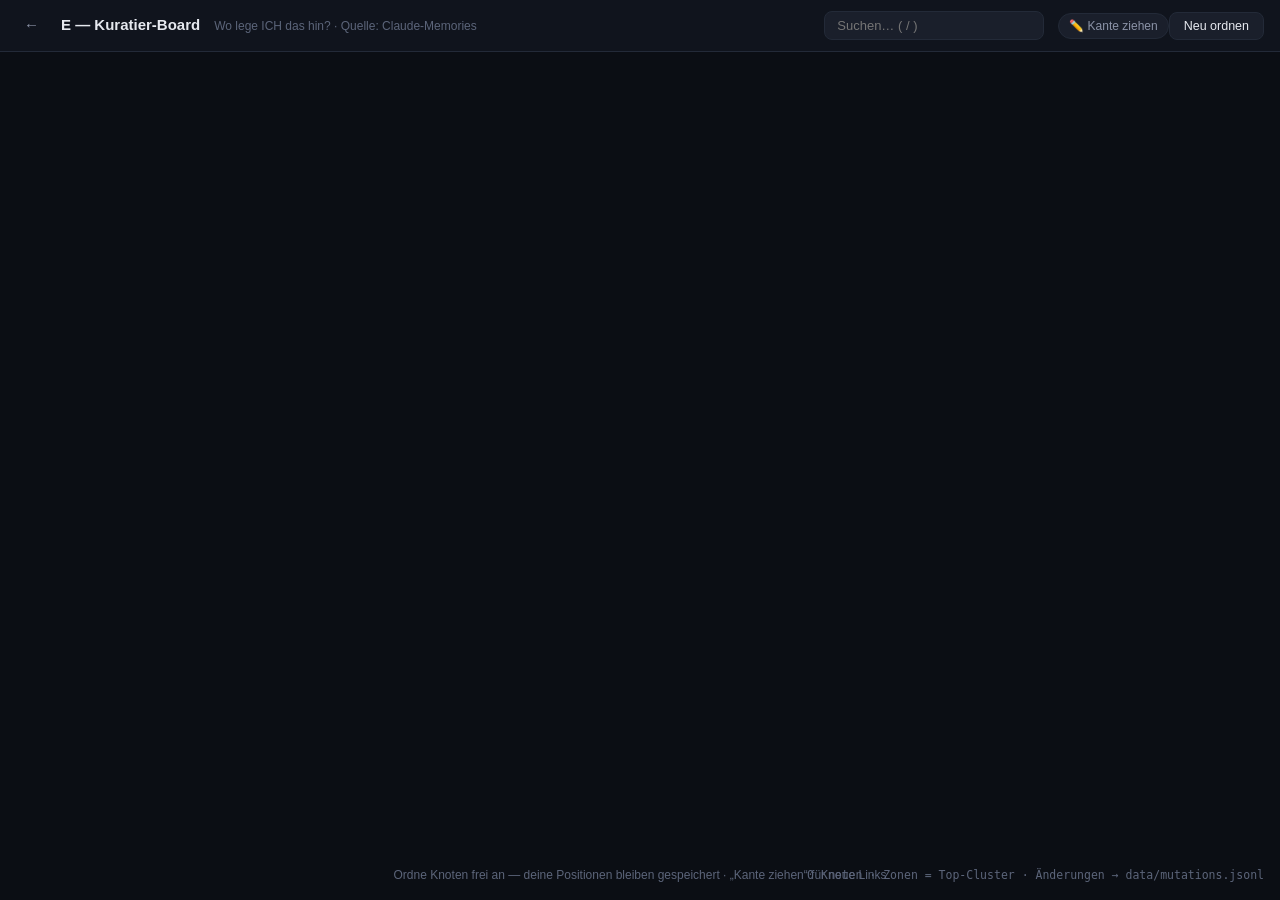
<file: proto/e-board/index.html>
<!DOCTYPE html>
<html lang="de">
<head>
<meta charset="utf-8">
<meta name="viewport" content="width=device-width, initial-scale=1">
<title>E — Kuratier-Board · memory-atlas</title>
<link rel="stylesheet" href="/shared/theme.css">
<style>
  #cy { width: 100%; height: 100%; }
  #lanes { position: absolute; inset: 0; pointer-events: none; z-index: 1; display: flex; flex-direction: column; }
  .lane { flex: 1; border-bottom: 1px dashed var(--border); position: relative; }
  .lane:last-child { border-bottom: none; }
  .lane .lane-name {
    position: absolute; top: 8px; left: 14px; font-size: 12px; font-weight: 700;
    color: var(--text-faint); text-transform: uppercase; letter-spacing: .08em;
  }
  .hint { position: fixed; bottom: 16px; left: 50%; transform: translateX(-50%); z-index: 40; color: var(--text-faint); font-size: 12px; text-align: center; }
  #loading { position: fixed; inset: 0; display: flex; align-items: center; justify-content: center; color: var(--text-dim); z-index: 100; }
</style>
</head>
<body>
<div id="loading">Ordne Board…</div>
<div class="stage">
  <div id="lanes"></div>
  <div id="cy"></div>
</div>
<div class="hint" id="hint"></div>

<script src="/shared/vendor/cytoscape.min.js"></script>
<script src="/shared/vendor/layout-base.js"></script>
<script src="/shared/vendor/cose-base.js"></script>
<script src="/shared/vendor/cytoscape-fcose.js"></script>
<script src="/shared/vendor/cytoscape-edgehandles.js"></script>
<script src="/shared/api.js"></script>
<script>
function showErr(msg) {
  const l = document.getElementById("loading");
  if (l) l.innerHTML = "<div style='max-width:700px;color:#ef5350;font-family:monospace;font-size:12px;white-space:pre-wrap'>FEHLER: " + msg + "</div>";
}
window.addEventListener("error", (e) => showErr((e.message || e.error) + "\n" + (e.filename || "") + ":" + (e.lineno || "")));
window.addEventListener("unhandledrejection", (e) => showErr("Promise: " + (e.reason && (e.reason.stack || e.reason.message || e.reason))));
(async function () {
  const A = window.Atlas;
  const graph = await A.api.loadGraph();
  A.applyTypeColors(graph.meta);
  const bar = A.buildTopbar({ title: "E — Kuratier-Board", subtitle: "Wo lege ICH das hin?" });
  const panel = A.buildPanel();
  panel.querySelector(".close").addEventListener("click", () =>
    document.querySelector(".stage").classList.remove("with-panel"));

  if (window.cytoscapeFcose) cytoscape.use(window.cytoscapeFcose);
  if (window.cytoscapeEdgehandles) cytoscape.use(window.cytoscapeEdgehandles);

  const saved = (await A.api.loadPositions().catch(() => ({ positions: {} }))).positions || {};
  const useTiers = graph.meta.tiers.length > 0;
  // Board-Zonen: bei Memory die Tiers, bei Memex die größten Cluster
  const zones = useTiers
    ? graph.meta.tiers.filter((t) => t !== "geist")
    : Object.entries(graph.meta.clusters).sort((a, b) => b[1].size - a[1].size).slice(0, 6).map(([id]) => id);
  const zoneLabel = (z) => useTiers ? z : (graph.meta.clusters[z]?.label || z);
  const zoneOf = (n) => useTiers ? (n.tier || zones[zones.length - 1]) : String(n.cluster);

  // Lane-Hintergrund
  const lanesEl = document.getElementById("lanes");
  zones.forEach((z) => {
    const d = document.createElement("div"); d.className = "lane";
    d.innerHTML = `<span class="lane-name">${A.escapeHtml(zoneLabel(z))}</span>`;
    lanesEl.appendChild(d);
  });

  const H = window.innerHeight - 52, W = window.innerWidth;
  const laneH = H / zones.length;
  const zoneIndex = new Map(zones.map((z, i) => [z, i]));

  // Elemente
  const elements = [];
  for (const n of graph.nodes) {
    if (n.ghost) continue;
    const z = zoneOf(n);
    const zi = zoneIndex.has(z) ? zoneIndex.get(z) : zones.length - 1;
    const pos = saved[n.id];
    elements.push({
      data: { id: n.id, label: n.label, type: n.type, _node: n, zi },
      position: pos ? { x: pos.x, y: pos.y } : undefined,
    });
  }
  const present = new Set(elements.map((e) => e.data.id));
  for (const e of graph.edges) {
    if (present.has(e.source) && present.has(e.target))
      elements.push({ data: { id: "e_" + e.source + "__" + e.target, source: e.source, target: e.target, kind: e.kind } });
  }

  const cy = cytoscape({
    container: document.getElementById("cy"),
    elements,
    wheelSensitivity: 0.2,
    style: [
      { selector: "node", style: {
        "background-color": (n) => A.typeColor(graph.meta, n.data("type")),
        "label": "data(label)", "font-size": 9, "color": "#c8cede",
        "text-valign": "bottom", "text-margin-y": 3, "width": (n) => 12 + Math.sqrt(n.data("_node").degree) * 5,
        "height": (n) => 12 + Math.sqrt(n.data("_node").degree) * 5,
        "text-max-width": 90, "text-wrap": "ellipsis",
        "border-width": 1, "border-color": "rgba(0,0,0,0.4)",
        "text-outline-color": "#0b0e14", "text-outline-width": 2,
      }},
      { selector: "edge", style: {
        "width": 1, "line-color": "rgba(140,150,170,0.25)",
        "curve-style": "straight",
        "target-arrow-color": "rgba(140,150,170,0.4)",
        "target-arrow-shape": (e) => e.data("kind") === "belongs_to" ? "triangle" : "none",
        "arrow-scale": 0.7,
      }},
      { selector: "node:selected", style: { "border-color": "#2dd4bf", "border-width": 3 } },
      { selector: ".hl", style: { "line-color": "#2dd4bf", "width": 2, "z-index": 10 } },
      { selector: ".dim", style: { "opacity": 0.2 } },
      { selector: ".eh-handle", style: { "background-color": "#2dd4bf", "width": 10, "height": 10 } },
    ],
  });

  // Positionen: gespeicherte behalten, unplatzierte deterministisch in ihre Zone
  // legen (Raster pro Zone — stabil ohne Zufall, gemäß Stabilitäts-Befund).
  try {
    // Knoten je Zone sammeln, um pro Zone ein sauberes Raster zu legen
    const perZone = {};
    cy.nodes().forEach((n) => {
      if (saved[n.id()]) { n.position(saved[n.id()]); return; }
      const zi = n.data("zi");
      (perZone[zi] = perZone[zi] || []).push(n);
    });
    const cols = Math.max(6, Math.floor((W - 120) / 95));
    for (const zi of Object.keys(perZone)) {
      const list = perZone[zi].sort((a, b) => b.data("_node").degree - a.data("_node").degree);
      const rows = Math.ceil(list.length / cols);
      const cellH = (laneH * 0.72) / Math.max(1, rows);
      list.forEach((n, i) => {
        const col = i % cols, row = Math.floor(i / cols);
        n.position({
          x: 90 + col * ((W - 180) / (cols - 1 || 1)),
          y: laneH * (+zi) + laneH * 0.18 + row * cellH,
        });
      });
    }
    // Modell-Koordinaten = Bildschirm-Koordinaten, damit die Knoten in ihren
    // CSS-Zonenbändern liegen (kein fit(), das die Ausrichtung zerstören würde).
    cy.zoom(1); cy.pan({ x: 0, y: 0 });
  } catch (err) {
    // Fallback: einfaches Gitter, Board bleibt nutzbar
    cy.nodes().forEach((n, i) => n.position({ x: 90 + (i % 12) * 80, y: 90 + Math.floor(i / 12) * 70 }));
    cy.fit(cy.nodes(), 45);
  }
  const loadingEl = document.getElementById("loading");
  if (loadingEl) loadingEl.remove();

  // Drag → Position speichern + Tier-Wechsel erkennen
  cy.on("dragfree", "node", (ev) => {
    const n = ev.target;
    const p = n.position();
    A.api.savePositions({ [n.id()]: { x: Math.round(p.x), y: Math.round(p.y) } }).catch(() => {});
    if (useTiers) {
      const newZi = Math.max(0, Math.min(zones.length - 1, Math.floor(p.y / laneH)));
      if (newZi !== n.data("zi")) {
        const from = zones[n.data("zi")], to = zones[newZi];
        n.data("zi", newZi);
        A.api.logMutation({ op: "tier_change", id: n.id(), tier: to, detail: from + "→" + to });
        A.toast(`Tier-Wechsel vorgemerkt: ${n.data("label")} → ${to}`);
      }
    }
  });

  // Kante ziehen (edgehandles) → als Link-Mutation loggen (kein MD-Write in Prototyp-Phase)
  let eh = null;
  if (cy.edgehandles) {
    eh = cy.edgehandles({ hoverDelay: 120, snap: true, handleNodes: "node",
      canConnect: (s, t) => !s.same(t),
      edgeParams: () => ({ data: { kind: "inline", _draft: true } }) });
    cy.on("ehcomplete", (ev, s, t, added) => {
      added.addClass("hl");
      A.api.logMutation({ op: "link_add", from_id: s.id(), to_id: t.id(), detail: s.data("label") + " → " + t.data("label") });
      A.toast(`Link vorgemerkt: ${s.data("label")} → ${t.data("label")}`);
    });
  }

  // Klick → Panel; Nachbarn hervorheben
  cy.on("tap", "node", (ev) => {
    const n = ev.target;
    cy.elements().addClass("dim");
    n.removeClass("dim"); n.neighborhood().removeClass("dim");
    n.connectedEdges().addClass("hl");
    A.showNodeInPanel(panel, graph, n.data("_node"), {
      onNavigate: (t) => { const el = cy.getElementById(t.id); if (el) { cy.animate({ center: { eles: el }, zoom: 1.5 }, { duration: 400 }); } },
    });
    document.querySelector(".stage").classList.add("with-panel");
  });
  cy.on("tap", (ev) => { if (ev.target === cy) { cy.elements().removeClass("dim hl"); } });

  // Controls
  const ctrls = bar.querySelector(".controls");
  const ehChip = document.createElement("span"); ehChip.className = "chip"; ehChip.textContent = "✏️ Kante ziehen";
  let drawMode = false;
  ehChip.addEventListener("click", () => {
    drawMode = !drawMode; ehChip.classList.toggle("active", drawMode);
    if (eh) drawMode ? eh.enableDrawMode() : eh.disableDrawMode();
    A.toast(drawMode ? "Zeichenmodus an: von Knoten zu Knoten ziehen" : "Zeichenmodus aus");
  });
  ctrls.appendChild(ehChip);

  const relayout = document.createElement("button"); relayout.className = "btn"; relayout.textContent = "Neu ordnen";
  relayout.addEventListener("click", () => {
    cy.layout({ name: "fcose", quality: "proof", randomize: true, animate: true, animationDuration: 700, nodeSeparation: 90 }).run();
    A.toast("Auto-Layout — ziehe Knoten, um deine Ordnung zu setzen");
  });
  ctrls.appendChild(relayout);

  A.initSearch(bar, graph, (n) => {
    const el = cy.getElementById(n.id);
    if (el && el.length) { cy.animate({ center: { eles: el }, zoom: 1.6 }, { duration: 400 }); el.select(); }
  });
  A.buildLegend(graph, { onToggle: (t, active) => {
    cy.nodes(`[type = "${t}"]`).style("display", active ? "element" : "none");
  }});
  document.getElementById("hint").innerHTML =
    useTiers
      ? "Ziehe Knoten in eine andere Zone = Tier-Wechsel (vorgemerkt) · „Kante ziehen“ für neue Links · Positionen bleiben gespeichert"
      : "Ordne Knoten frei an — deine Positionen bleiben gespeichert · „Kante ziehen“ für neue Links";
  A.buildHud(`${present.size} Knoten · ${useTiers ? "Zonen = Tiers" : "Zonen = Top-Cluster"} · Änderungen → data/mutations.jsonl`);
})();
</script>
</body>
</html>
</file>
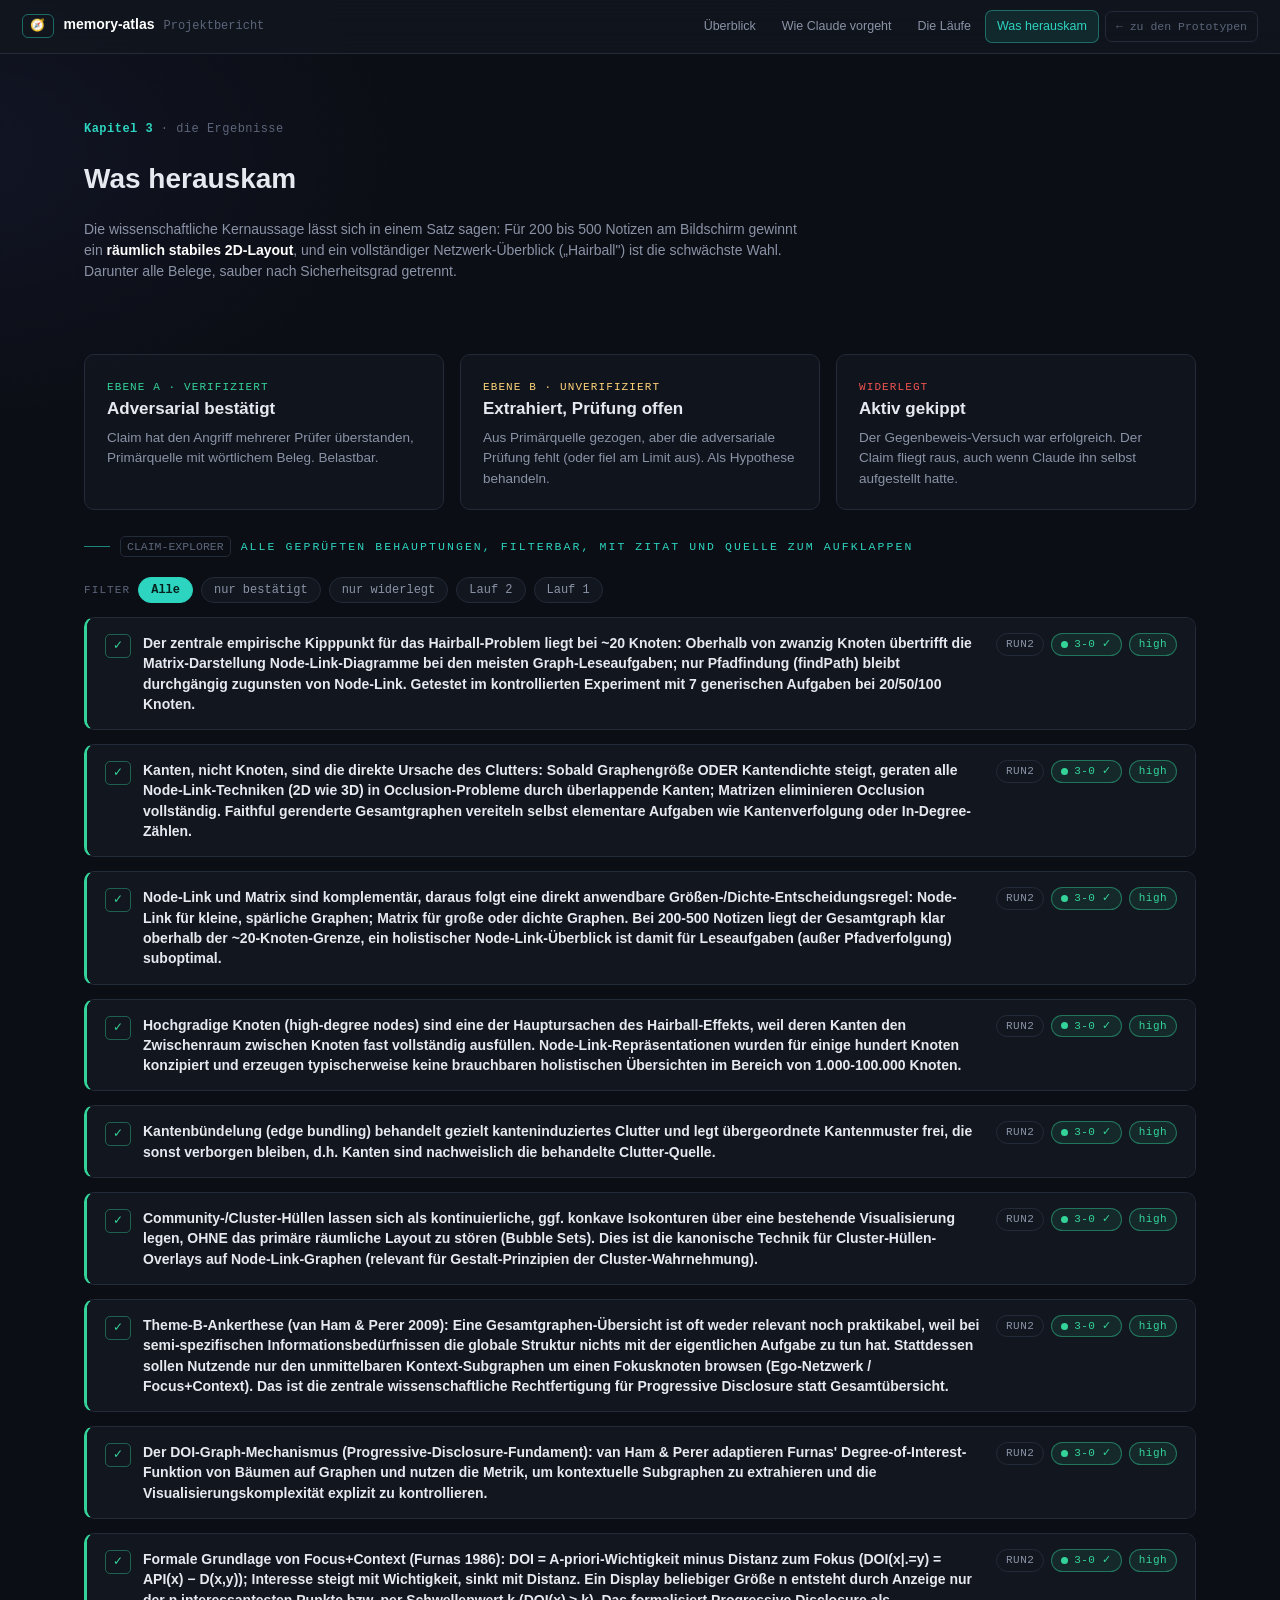
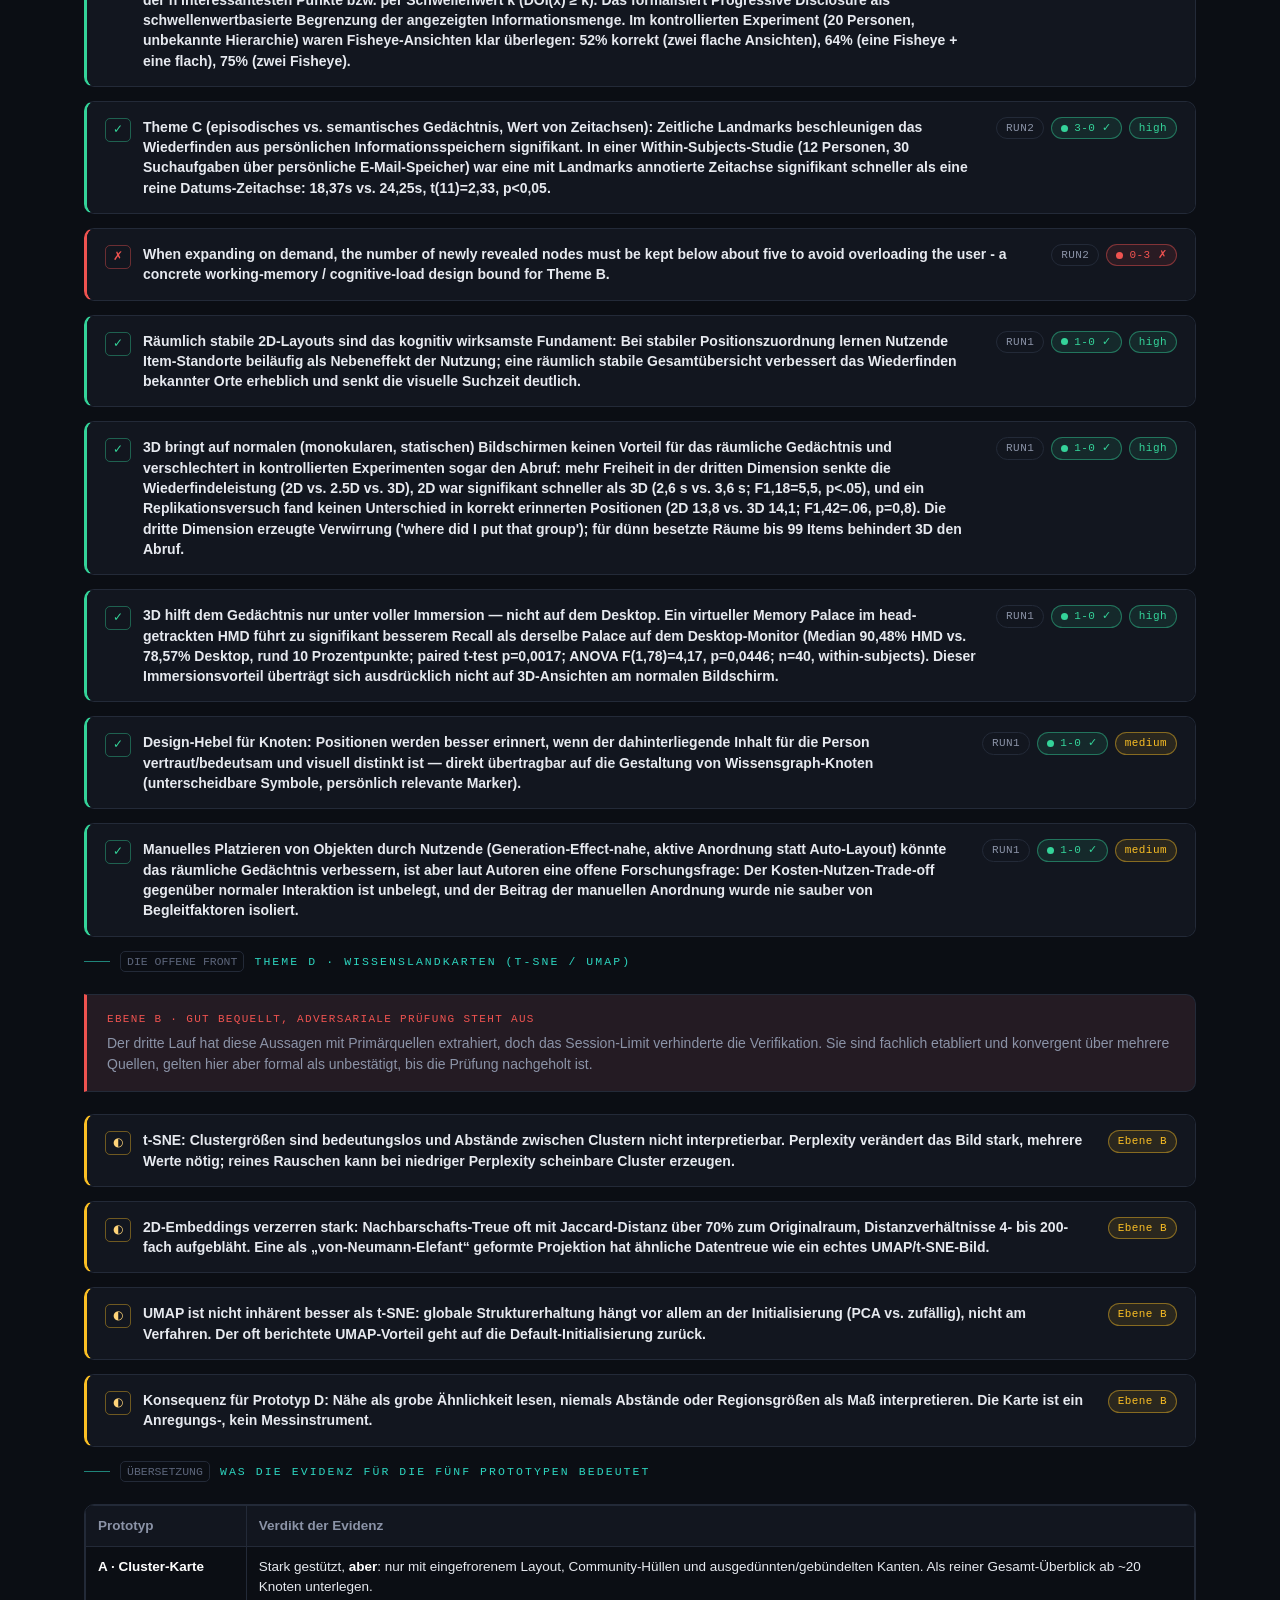
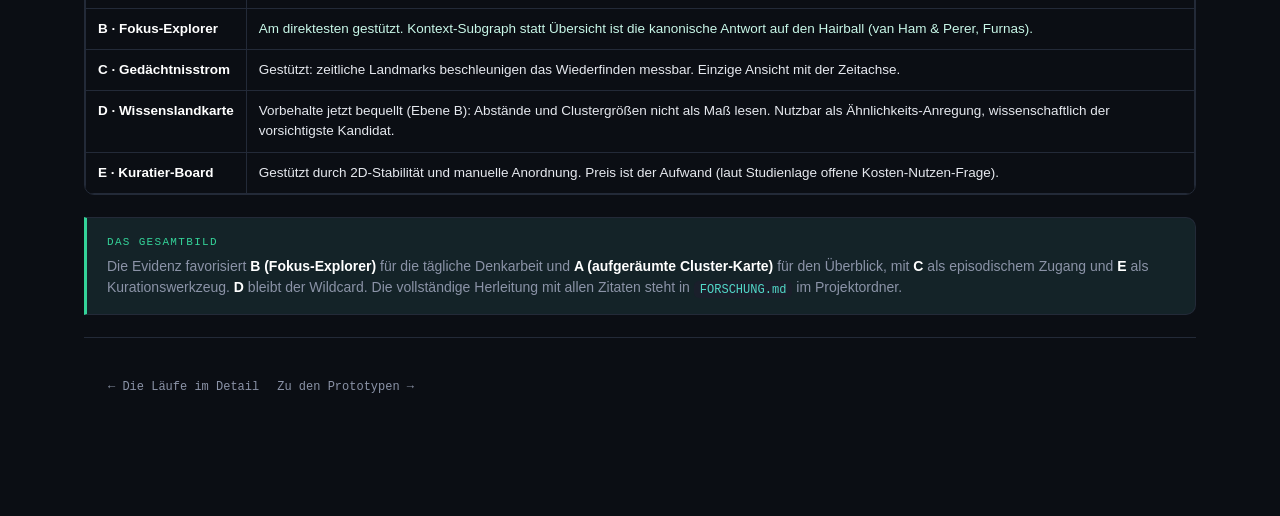
<file: bericht/ergebnisse.html>
<!DOCTYPE html>
<html lang="de">
<head>
<meta charset="utf-8">
<meta name="viewport" content="width=device-width, initial-scale=1">
<title>Was herauskam · memory-atlas</title>
<link rel="stylesheet" href="/shared/theme.css">
<link rel="stylesheet" href="assets/bericht.css">
</head>
<body>
<div class="rbar">
  <a class="brand" href="index.html"><span class="glyph">🧭</span><b>memory-atlas</b><span>Projektbericht</span></a>
  <div class="spacer"></div>
  <nav>
    <a href="index.html">Überblick</a>
    <a href="methodik.html">Wie Claude vorgeht</a>
    <a href="laeufe.html">Die Läufe</a>
    <a href="ergebnisse.html" class="here">Was herauskam</a>
  </nav>
  <a class="exit" href="/">← zu den Prototypen</a>
</div>

<div class="wrap wide">
  <div class="hero rise">
    <div class="kicker"><b>Kapitel 3</b> · die Ergebnisse</div>
    <h1>Was herauskam</h1>
    <p class="lead">Die wissenschaftliche Kernaussage lässt sich in einem Satz sagen: Für 200 bis 500 Notizen am Bildschirm gewinnt ein <b>räumlich stabiles 2D-Layout</b>, und ein vollständiger Netzwerk-Überblick („Hairball") ist die schwächste Wahl. Darunter alle Belege, sauber nach Sicherheitsgrad getrennt.</p>
  </div>

  <div class="cards three rise d1">
    <div class="card" style="cursor:default"><span class="tag" style="color:var(--ok,#67e8c3)">Ebene A · verifiziert</span><h3>Adversarial bestätigt</h3><p>Claim hat den Angriff mehrerer Prüfer überstanden, Primärquelle mit wörtlichem Beleg. Belastbar.</p></div>
    <div class="card" style="cursor:default"><span class="tag" style="color:#ffd479">Ebene B · unverifiziert</span><h3>Extrahiert, Prüfung offen</h3><p>Aus Primärquelle gezogen, aber die adversariale Prüfung fehlt (oder fiel am Limit aus). Als Hypothese behandeln.</p></div>
    <div class="card" style="cursor:default"><span class="tag" style="color:var(--warn)">Widerlegt</span><h3>Aktiv gekippt</h3><p>Der Gegenbeweis-Versuch war erfolgreich. Der Claim fliegt raus, auch wenn Claude ihn selbst aufgestellt hatte.</p></div>
  </div>

  <div class="eyebrow rise d1"><span class="n">Claim-Explorer</span> Alle geprüften Behauptungen, filterbar, mit Zitat und Quelle zum Aufklappen</div>
  <div class="filterbar rise d1" id="claimfilter">
    <span class="fl-label">Filter</span>
    <button class="fchip on" data-filter="all">Alle</button>
    <button class="fchip" data-filter="ok">nur bestätigt</button>
    <button class="fchip" data-filter="bad">nur widerlegt</button>
    <button class="fchip" data-filter="run2">Lauf 2</button>
    <button class="fchip" data-filter="run1">Lauf 1</button>
  </div>
  <div class="rise d1" id="claims"></div>

  <div class="eyebrow rise d1"><span class="n">Die offene Front</span> Theme D · Wissenslandkarten (t-SNE / UMAP)</div>
  <div class="callout warn rise d1">
    <span class="lab">Ebene B · gut bequellt, adversariale Prüfung steht aus</span>
    <p>Der dritte Lauf hat diese Aussagen mit Primärquellen extrahiert, doch das Session-Limit verhinderte die Verifikation. Sie sind fachlich etabliert und konvergent über mehrere Quellen, gelten hier aber formal als unbestätigt, bis die Prüfung nachgeholt ist.</p>
  </div>
  <div class="rise d1" id="themed"></div>

  <div class="eyebrow rise d1"><span class="n">Übersetzung</span> Was die Evidenz für die fünf Prototypen bedeutet</div>
  <div class="tbl-scroll rise d1">
  <table class="verdict">
    <thead><tr><th>Prototyp</th><th>Verdikt der Evidenz</th></tr></thead>
    <tbody>
      <tr><td><b>A · Cluster-Karte</b></td><td>Stark gestützt, <b>aber</b>: nur mit eingefrorenem Layout, Community-Hüllen und ausgedünnten/gebündelten Kanten. Als reiner Gesamt-Überblick ab ~20 Knoten unterlegen.</td></tr>
      <tr><td><b>B · Fokus-Explorer</b></td><td class="win">Am direktesten gestützt. Kontext-Subgraph statt Übersicht ist die kanonische Antwort auf den Hairball (van Ham &amp; Perer, Furnas).</td></tr>
      <tr><td><b>C · Gedächtnisstrom</b></td><td>Gestützt: zeitliche Landmarks beschleunigen das Wiederfinden messbar. Einzige Ansicht mit der Zeitachse.</td></tr>
      <tr><td><b>D · Wissenslandkarte</b></td><td>Vorbehalte jetzt bequellt (Ebene B): Abstände und Clustergrößen nicht als Maß lesen. Nutzbar als Ähnlichkeits-Anregung, wissenschaftlich der vorsichtigste Kandidat.</td></tr>
      <tr><td><b>E · Kuratier-Board</b></td><td>Gestützt durch 2D-Stabilität und manuelle Anordnung. Preis ist der Aufwand (laut Studienlage offene Kosten-Nutzen-Frage).</td></tr>
    </tbody>
  </table>
  </div>

  <div class="callout ok rise d4">
    <span class="lab">Das Gesamtbild</span>
    <p>Die Evidenz favorisiert <b>B (Fokus-Explorer)</b> für die tägliche Denkarbeit und <b>A (aufgeräumte Cluster-Karte)</b> für den Überblick, mit <b>C</b> als episodischem Zugang und <b>E</b> als Kurationswerkzeug. <b>D</b> bleibt der Wildcard. Die vollständige Herleitung mit allen Zitaten steht in <code>FORSCHUNG.md</code> im Projektordner.</p>
  </div>

  <div class="rfoot">
    <div class="fnav">
      <a href="laeufe.html">← Die Läufe im Detail</a>
      <a href="/">Zu den Prototypen →</a>
    </div>
  </div>
</div>

<script src="assets/bericht.js"></script>
<script>
(async function () {
  const run1 = await loadRun("data/run1.json");
  const run2 = await loadRun("data/run2.json");
  const items = buildClaims(run2).concat(buildClaims(run1));
  const mount = document.getElementById("claims");
  renderClaims(mount, items);
  wireClaimFilter(document.getElementById("claimfilter"), mount);

  // Theme D — extrahierte, unverifizierte Aussagen (Ebene B)
  const themeD = [
    { c: "t-SNE: Clustergrößen sind bedeutungslos und Abstände zwischen Clustern nicht interpretierbar. Perplexity verändert das Bild stark, mehrere Werte nötig; reines Rauschen kann bei niedriger Perplexity scheinbare Cluster erzeugen.",
      q: "Wattenberg, Viégas & Johnson (2016), „How to Use t-SNE Effectively“ (Distill)", s: "https://distill.pub/2016/misread-tsne/" },
    { c: "2D-Embeddings verzerren stark: Nachbarschafts-Treue oft mit Jaccard-Distanz über 70% zum Originalraum, Distanzverhältnisse 4- bis 200-fach aufgebläht. Eine als „von-Neumann-Elefant“ geformte Projektion hat ähnliche Datentreue wie ein echtes UMAP/t-SNE-Bild.",
      q: "PLoS Computational Biology (2023), 10.1371/journal.pcbi.1011288", s: "https://journals.plos.org/ploscompbiol/article?id=10.1371/journal.pcbi.1011288" },
    { c: "UMAP ist nicht inhärent besser als t-SNE: globale Strukturerhaltung hängt vor allem an der Initialisierung (PCA vs. zufällig), nicht am Verfahren. Der oft berichtete UMAP-Vorteil geht auf die Default-Initialisierung zurück.",
      q: "Kobak & Linderman (2021), Nature Biotechnology", s: "https://pubmed.ncbi.nlm.nih.gov/33526945/" },
    { c: "Konsequenz für Prototyp D: Nähe als grobe Ähnlichkeit lesen, niemals Abstände oder Regionsgrößen als Maß interpretieren. Die Karte ist ein Anregungs-, kein Messinstrument.",
      q: "Synthese der obigen Quellen (Ableitung)", s: "" },
  ];
  const dm = document.getElementById("themed");
  themeD.forEach(d => {
    const det = document.createElement("details");
    det.className = "finding t-mid";
    det.innerHTML = `<summary>
      <span class="fmark" style="color:#ffd479">◐</span>
      <span class="fclaim">${d.c.replace(/[&<>]/g, c => ({'&':'&amp;','<':'&lt;','>':'&gt;'}[c]))}</span>
      <span class="fmeta"><span class="pill mid">Ebene B</span></span>
    </summary>
    <div class="fbody"><div class="ev">Quelle: ${d.q}</div>${d.s ? `<div class="srcs"><a href="${d.s}" target="_blank" rel="noopener">${d.s}</a></div>` : ""}</div>`;
    dm.appendChild(det);
  });
})();
</script>
<style>
  table.verdict { width:100%; border-collapse:collapse; font-size:13.5px; }
  table.verdict th, table.verdict td { border:1px solid var(--border); padding:10px 12px; text-align:left; vertical-align:top; }
  table.verdict th { color:var(--text-dim); font-weight:600; background:var(--bg-elev); }
  table.verdict td:first-child { white-space:nowrap; }
  table.verdict td.win { color:#c8f7e8; }
</style>
</body>
</html>
</file>
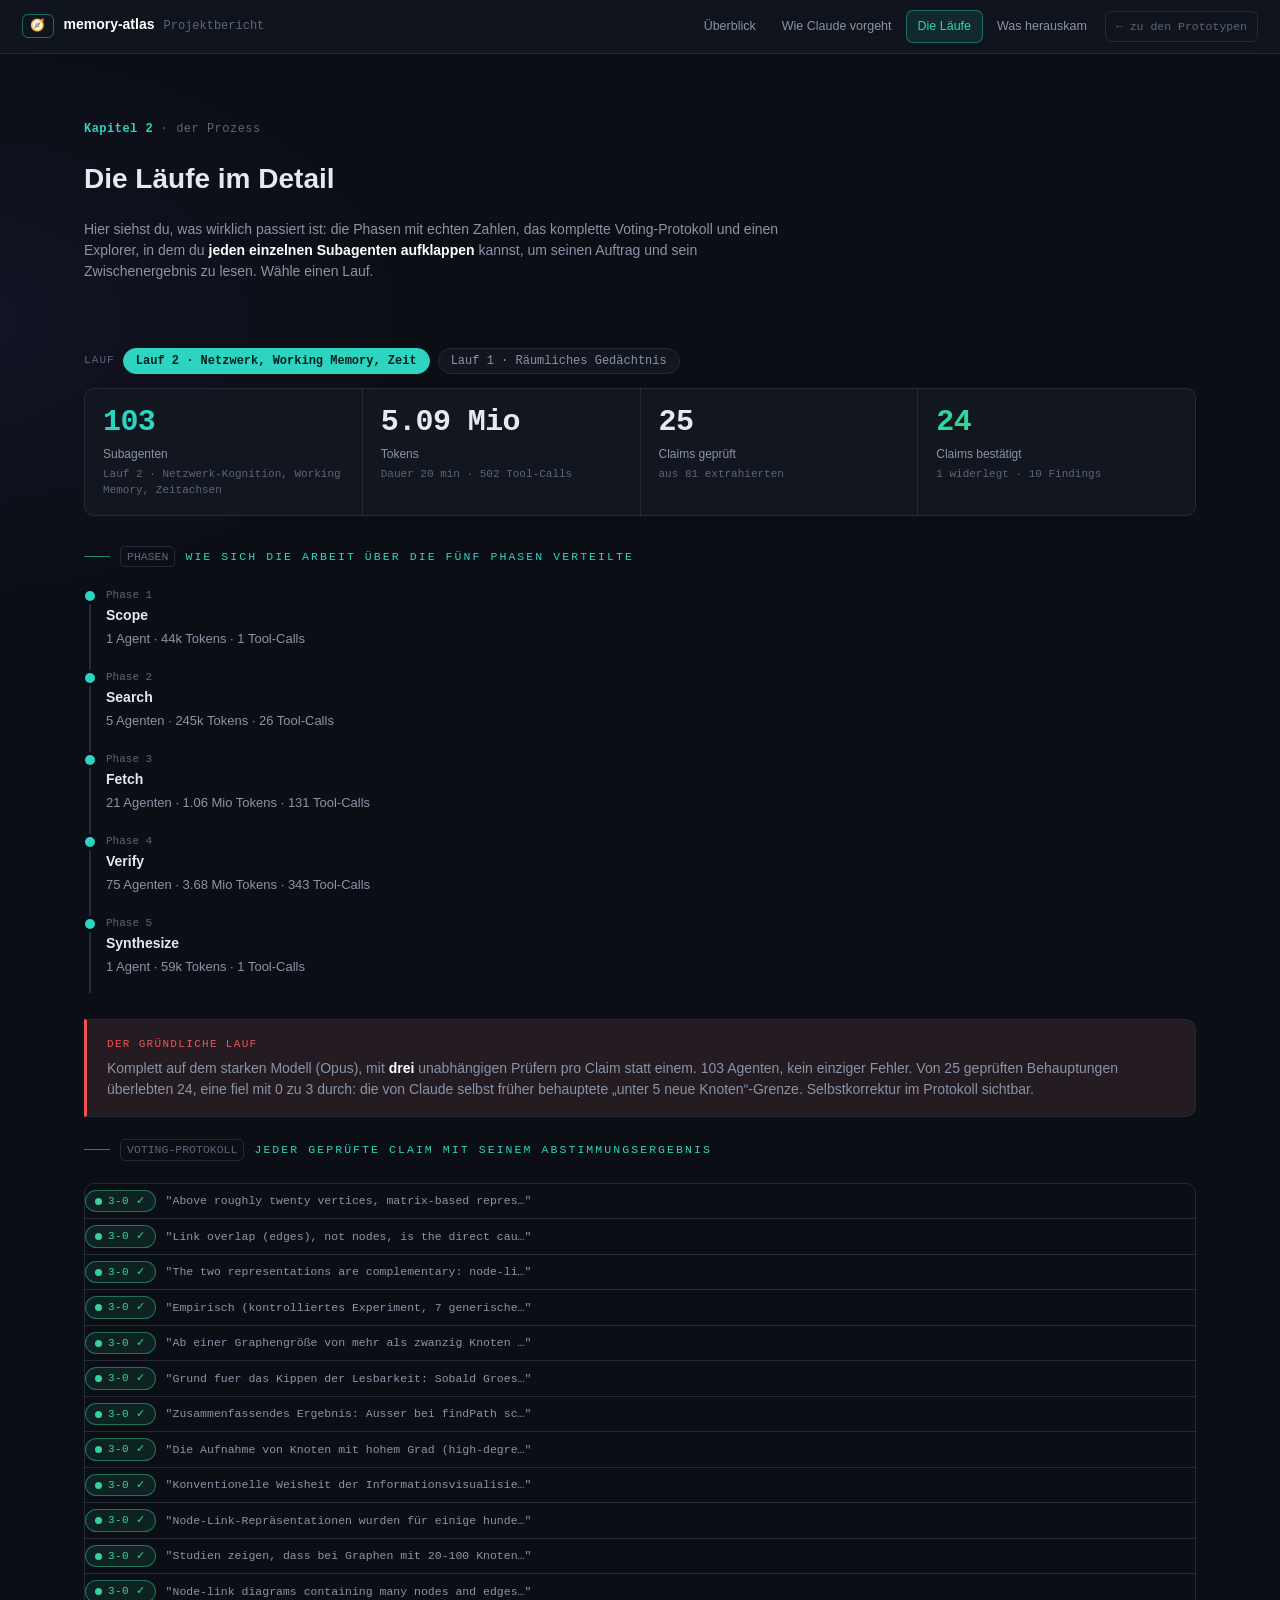
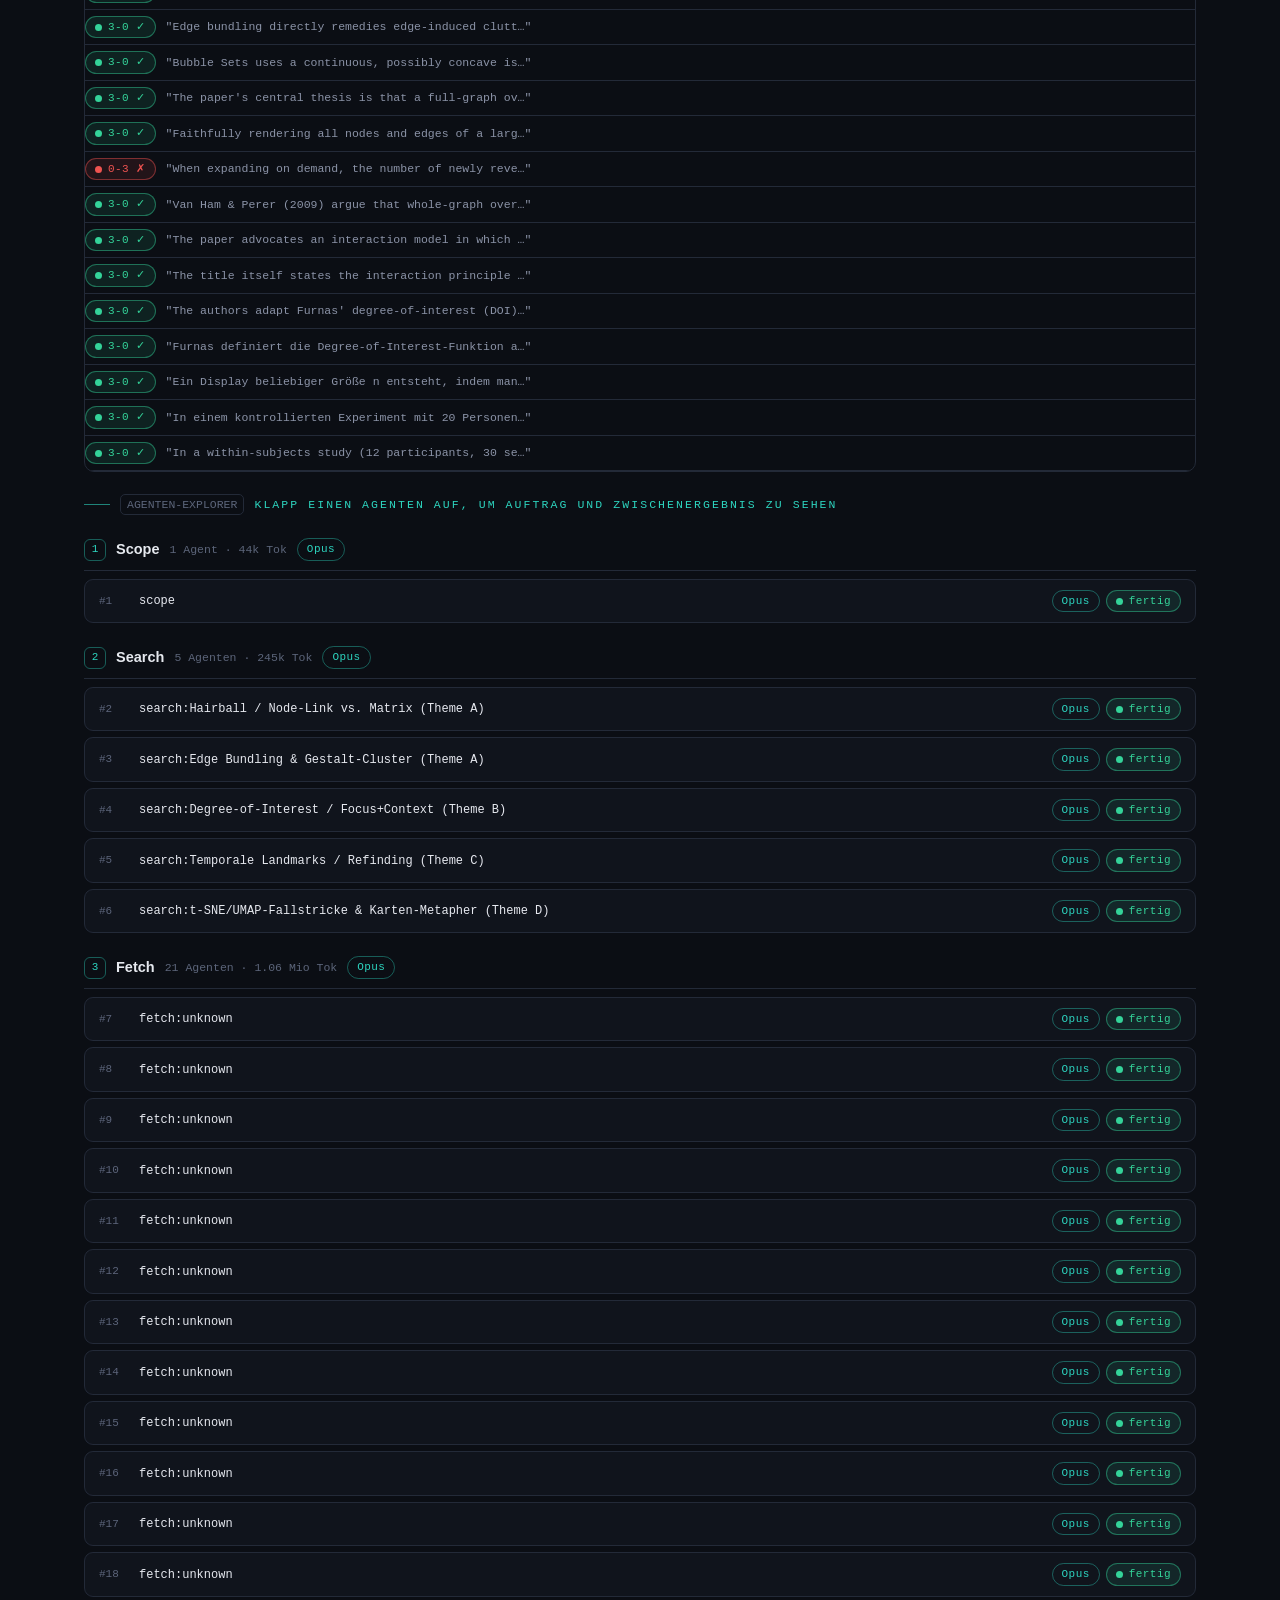
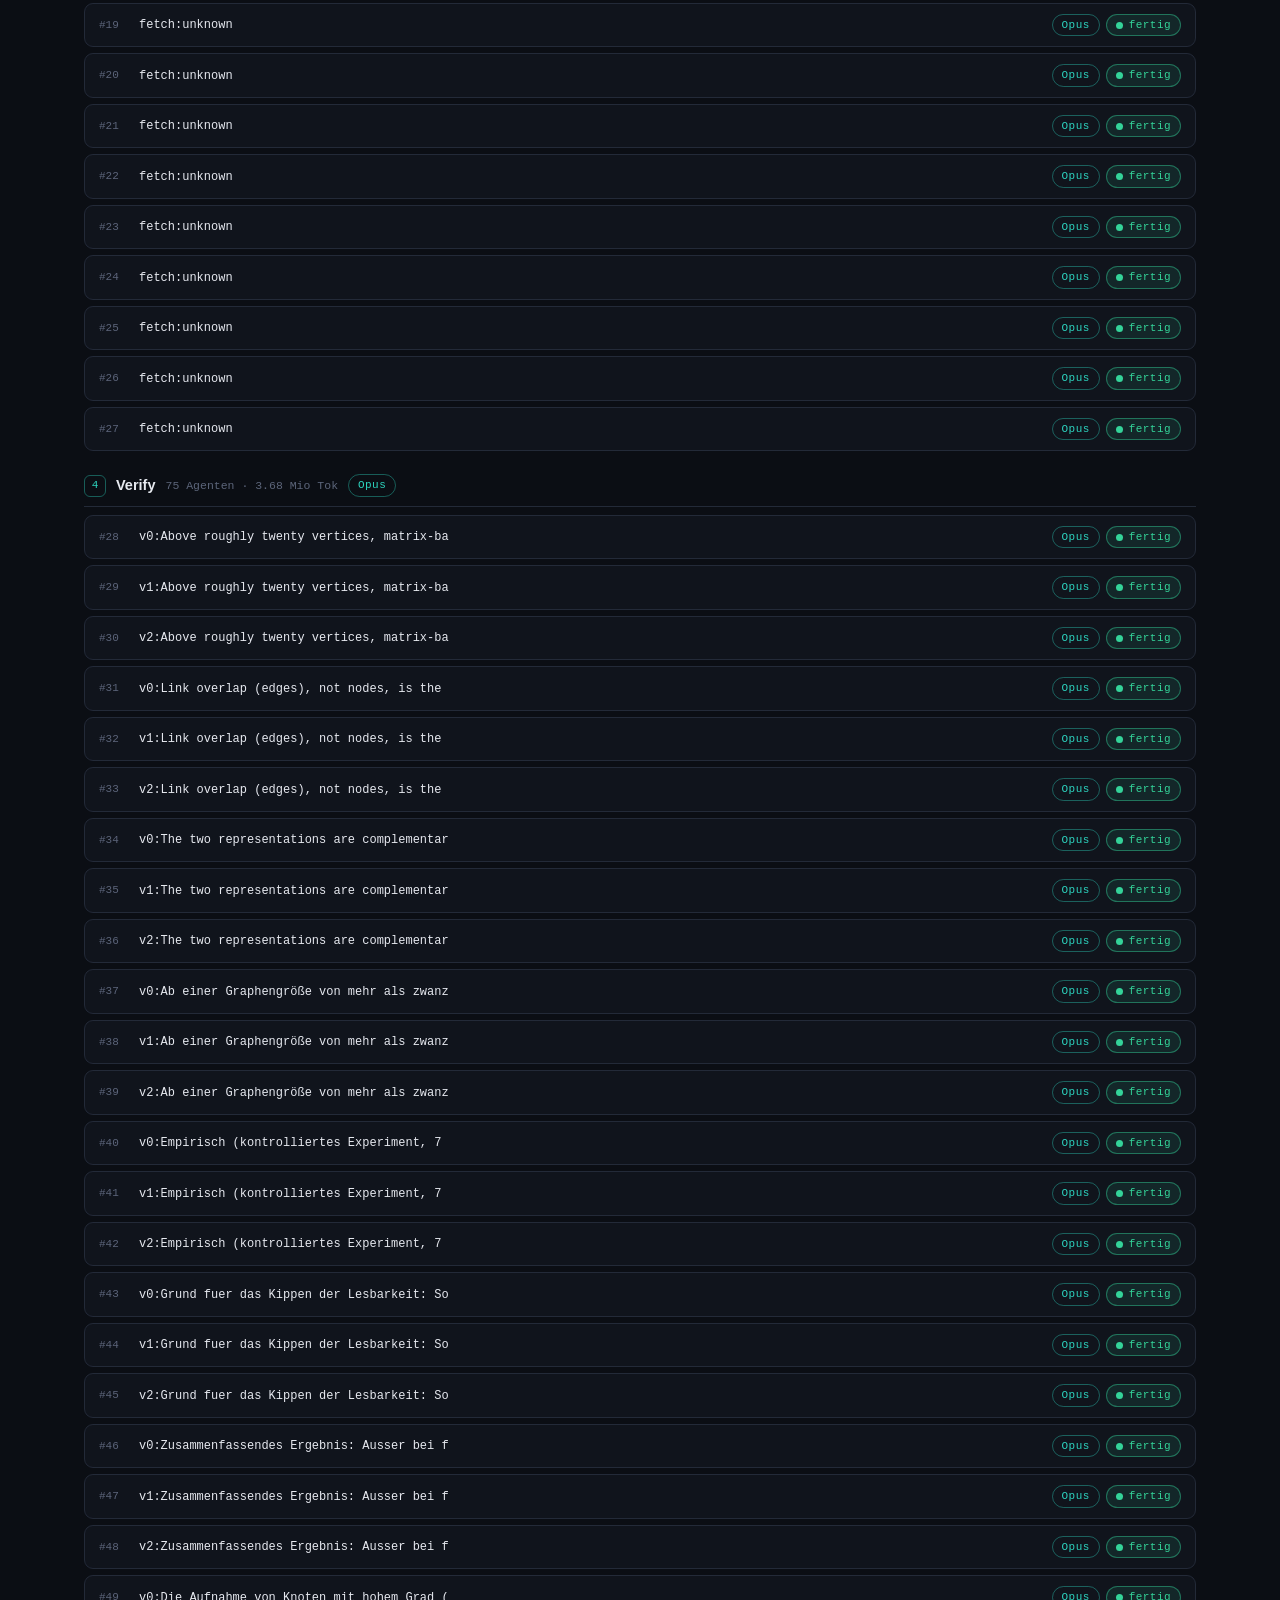
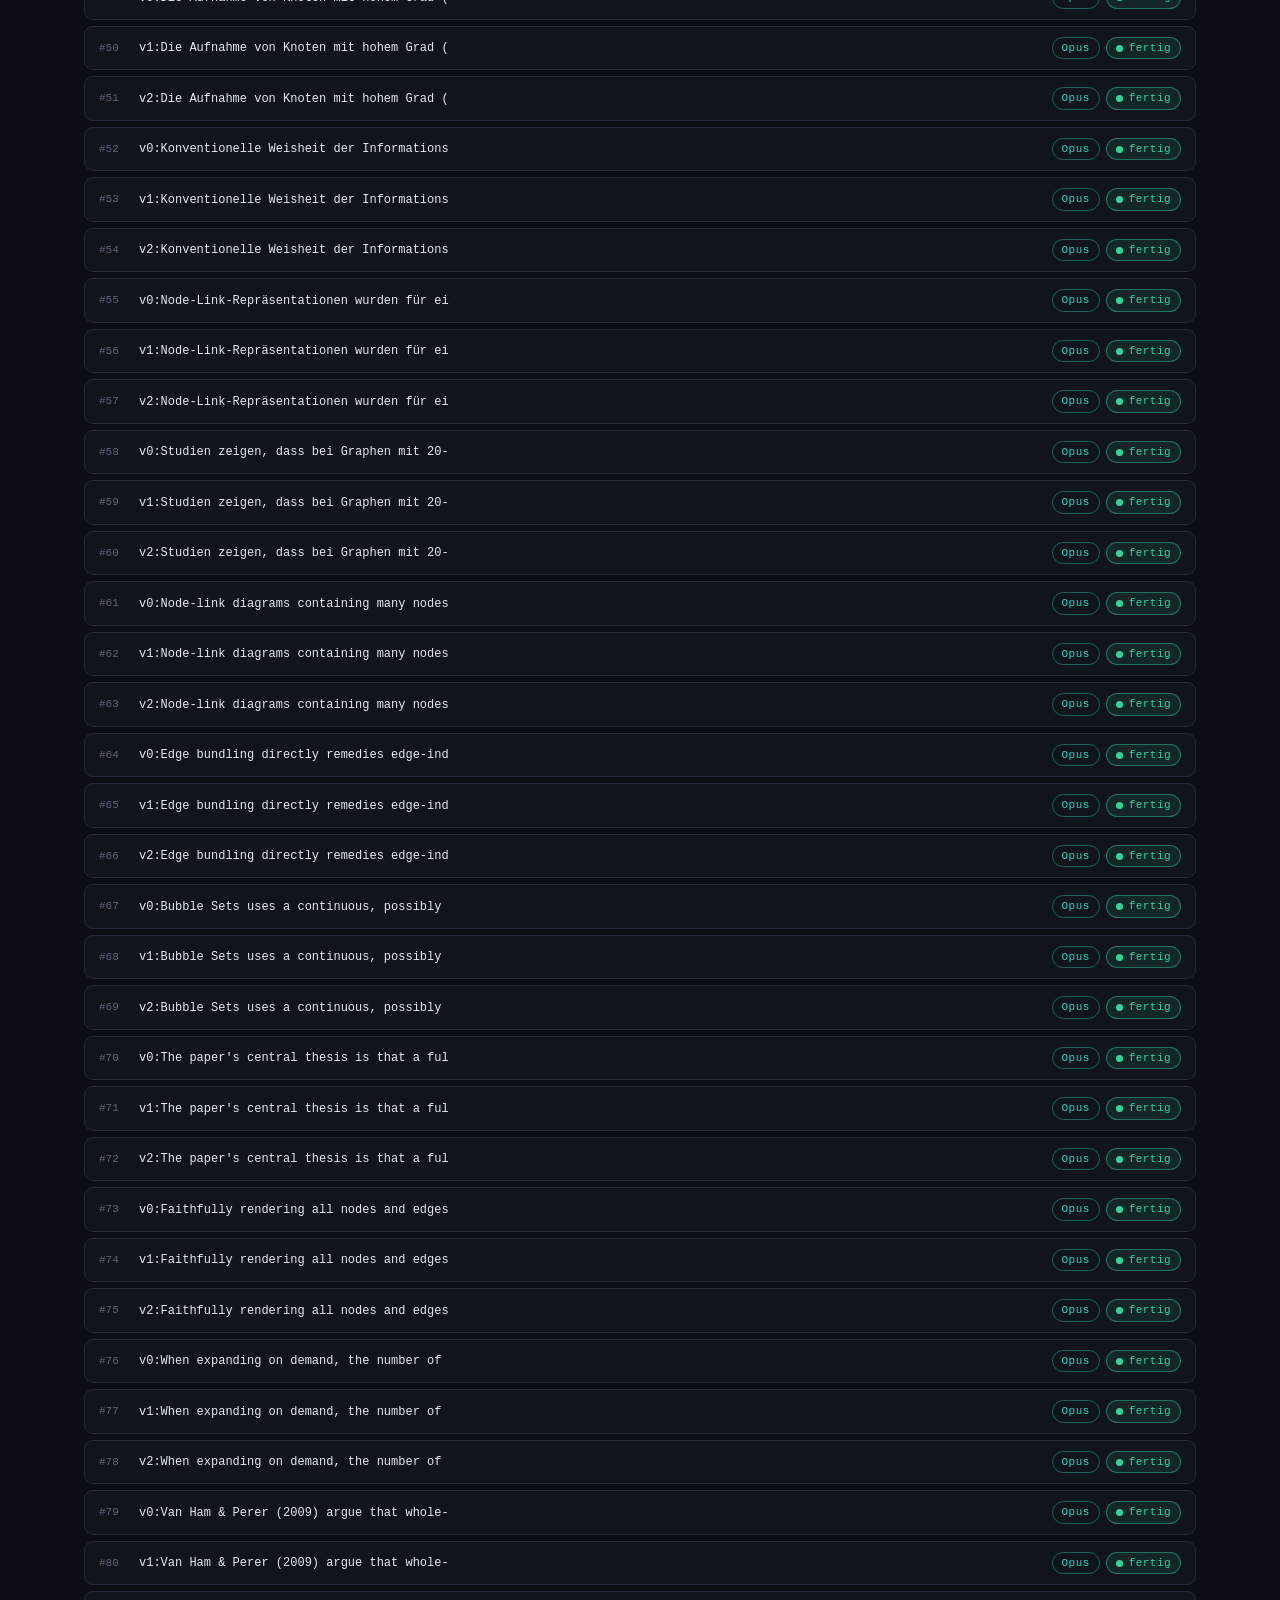
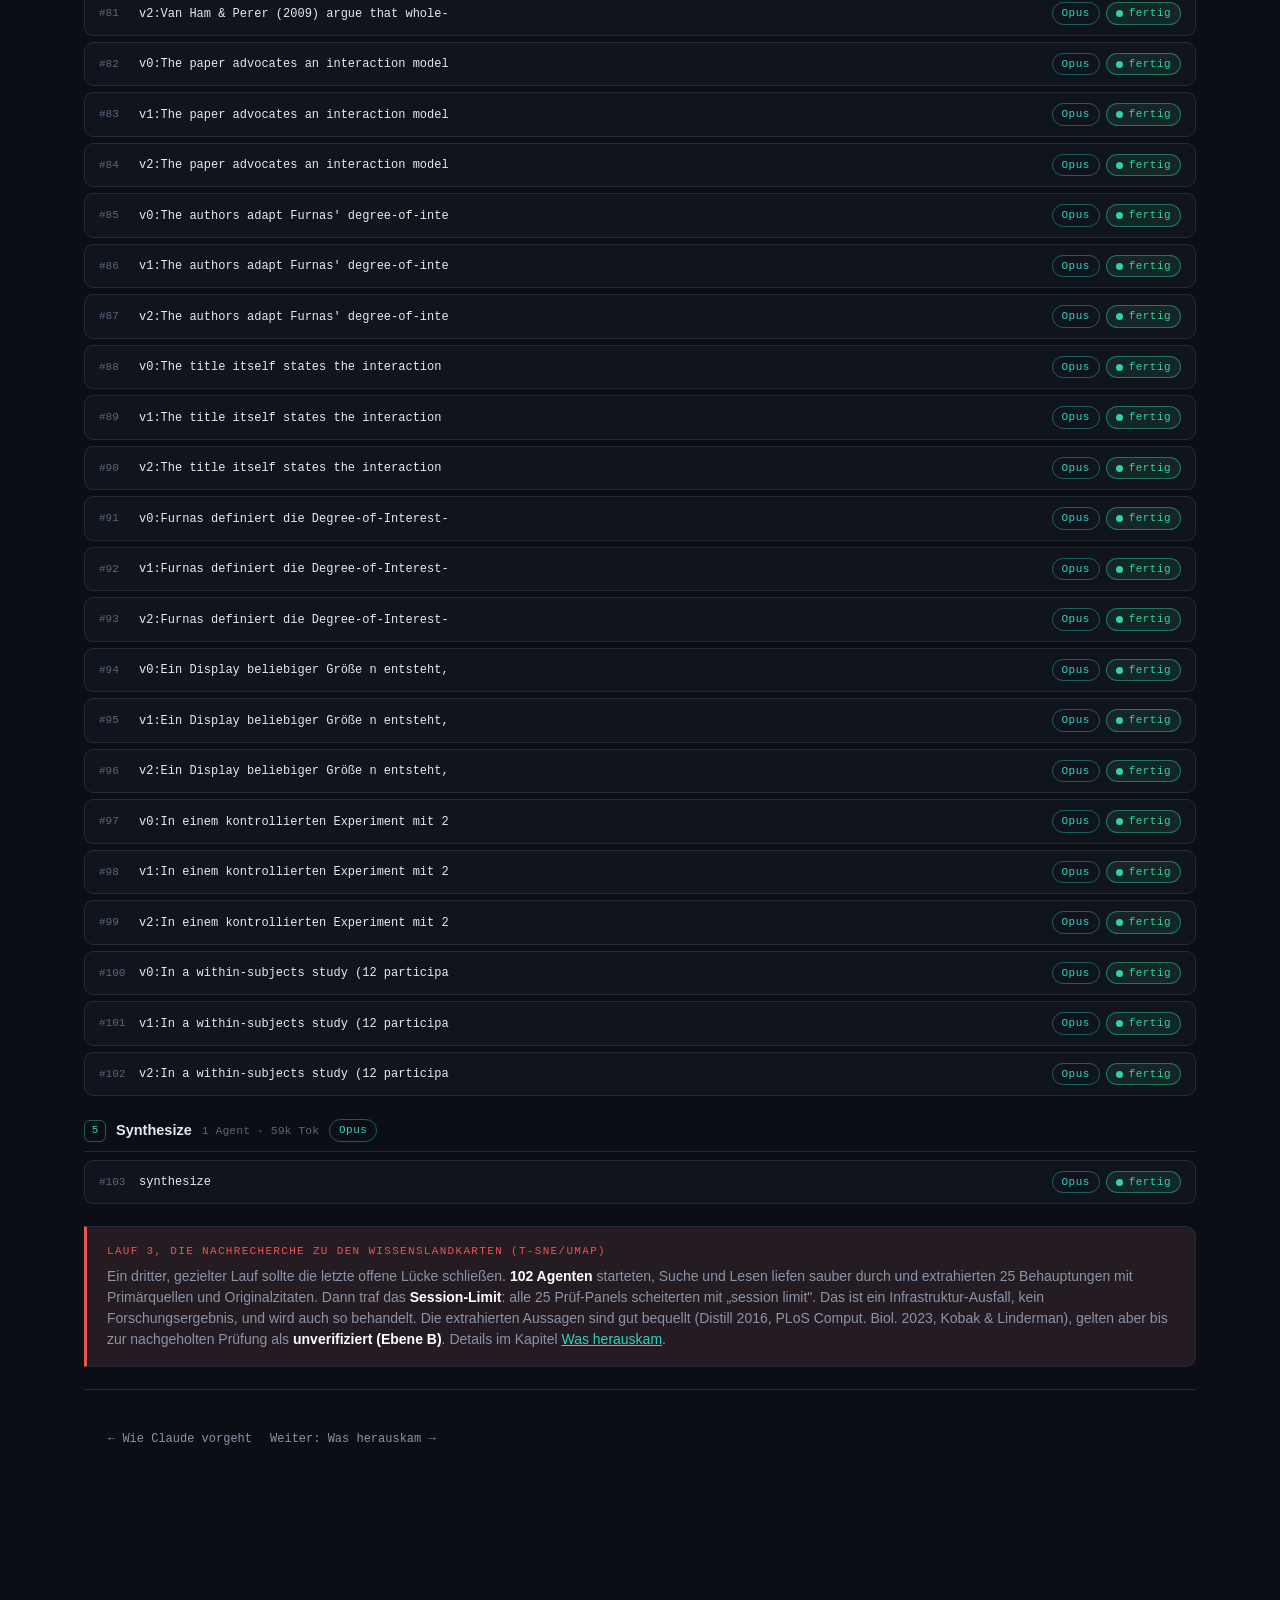
<file: bericht/laeufe.html>
<!DOCTYPE html>
<html lang="de">
<head>
<meta charset="utf-8">
<meta name="viewport" content="width=device-width, initial-scale=1">
<title>Die Läufe im Detail · memory-atlas</title>
<link rel="stylesheet" href="/shared/theme.css">
<link rel="stylesheet" href="assets/bericht.css">
</head>
<body>
<div class="rbar">
  <a class="brand" href="index.html"><span class="glyph">🧭</span><b>memory-atlas</b><span>Projektbericht</span></a>
  <div class="spacer"></div>
  <nav>
    <a href="index.html">Überblick</a>
    <a href="methodik.html">Wie Claude vorgeht</a>
    <a href="laeufe.html" class="here">Die Läufe</a>
    <a href="ergebnisse.html">Was herauskam</a>
  </nav>
  <a class="exit" href="/">← zu den Prototypen</a>
</div>

<div class="wrap wide">
  <div class="hero rise">
    <div class="kicker"><b>Kapitel 2</b> · der Prozess</div>
    <h1>Die Läufe im Detail</h1>
    <p class="lead">Hier siehst du, was wirklich passiert ist: die Phasen mit echten Zahlen, das komplette Voting-Protokoll und einen Explorer, in dem du <b>jeden einzelnen Subagenten aufklappen</b> kannst, um seinen Auftrag und sein Zwischenergebnis zu lesen. Wähle einen Lauf.</p>
  </div>

  <div class="filterbar rise d1" id="runswitch">
    <span class="fl-label">Lauf</span>
    <button class="fchip on" data-run="run2">Lauf 2 · Netzwerk, Working Memory, Zeit</button>
    <button class="fchip" data-run="run1">Lauf 1 · Räumliches Gedächtnis</button>
  </div>

  <div id="runhead" class="rise d1"></div>

  <div class="eyebrow rise d1"><span class="n">Phasen</span> Wie sich die Arbeit über die fünf Phasen verteilte</div>
  <div class="timeline rise d1" id="timeline"></div>

  <div class="callout warn rise d1" id="incident"></div>

  <div class="eyebrow rise d1"><span class="n">Voting-Protokoll</span> Jeder geprüfte Claim mit seinem Abstimmungsergebnis</div>
  <div class="tbl-scroll rise d1"><div id="votelog"></div></div>

  <div class="eyebrow rise d1"><span class="n">Agenten-Explorer</span> Klapp einen Agenten auf, um Auftrag und Zwischenergebnis zu sehen</div>
  <div class="rise d1" id="agents"></div>

  <div class="callout warn rise d4">
    <span class="lab">Lauf 3, die Nachrecherche zu den Wissenslandkarten (t-SNE/UMAP)</span>
    <p>Ein dritter, gezielter Lauf sollte die letzte offene Lücke schließen. <b>102 Agenten</b> starteten, Suche und Lesen liefen sauber durch und extrahierten 25 Behauptungen mit Primärquellen und Originalzitaten. Dann traf das <b>Session-Limit</b>: alle 25 Prüf-Panels scheiterten mit „session limit". Das ist ein Infrastruktur-Ausfall, kein Forschungsergebnis, und wird auch so behandelt. Die extrahierten Aussagen sind gut bequellt (Distill 2016, PLoS Comput. Biol. 2023, Kobak &amp; Linderman), gelten aber bis zur nachgeholten Prüfung als <b>unverifiziert (Ebene B)</b>. Details im Kapitel <a href="ergebnisse.html" style="color:var(--accent)">Was herauskam</a>.</p>
  </div>

  <div class="rfoot">
    <div class="fnav">
      <a href="methodik.html">← Wie Claude vorgeht</a>
      <a href="ergebnisse.html">Weiter: Was herauskam →</a>
    </div>
  </div>
</div>

<script src="assets/bericht.js"></script>
<script>
(async function () {
  const runs = {};
  runs.run1 = await loadRun("data/run1.json");
  runs.run2 = await loadRun("data/run2.json");

  const meta = {
    run1: { title: "Lauf 1 · Räumliches Gedächtnis, 2D vs. 3D u.a.",
      incident: "<span class=\"lab\">Der Token-Vorfall</span><p>Mitten in der <b>Fetch-Phase</b> gingen die Tokens des schnellen Modells (Fable) aus. Viele Lese-Agenten scheiterten mit „out of usage credits“. Claude schaltete transparent auf das stärkere Modell (Opus) um, sodass Verifikation und Synthese durchliefen. Ergebnis dieser Ehrlichkeit: nur 3 der 7 Themenfelder wurden belegt, die Lücken wurden offen markiert statt kaschiert, und in Lauf 2 gezielt nachgeholt.</p>" },
    run2: { title: "Lauf 2 · Netzwerk-Kognition, Working Memory, Zeitachsen",
      incident: "<span class=\"lab\">Der gründliche Lauf</span><p>Komplett auf dem starken Modell (Opus), mit <b>drei</b> unabhängigen Prüfern pro Claim statt einem. 103 Agenten, kein einziger Fehler. Von 25 geprüften Behauptungen überlebten 24, eine fiel mit 0 zu 3 durch: die von Claude selbst früher behauptete „unter 5 neue Knoten“-Grenze. Selbstkorrektur im Protokoll sichtbar.</p>" },
  };

  const runhead = document.getElementById("runhead");
  const timeline = document.getElementById("timeline");
  const incident = document.getElementById("incident");
  const votelog = document.getElementById("votelog");
  const agents = document.getElementById("agents");

  function fmt(n){ return new Intl.NumberFormat("de-DE").format(Math.round(n||0)); }
  function ktok(n){ return n>=1e6 ? (n/1e6).toFixed(2)+" Mio" : n>=1e3 ? Math.round(n/1e3)+"k" : String(n||0); }

  function paint(key) {
    const data = runs[key];
    const s = data.stats || {};
    const m = data.meta || {};
    const durMin = data.wall ? Math.round(data.wall / 60000) : null;
    runhead.innerHTML = `<div class="stats" style="margin-top:14px">
      <div class="stat"><div class="v accent">${fmt(m.agentCount || data.agents.length)}</div><div class="k">Subagenten</div><div class="sub">${meta[key].title}</div></div>
      <div class="stat"><div class="v">${ktok(m.totalTokens||0)}</div><div class="k">Tokens</div><div class="sub">${durMin?"Dauer "+durMin+" min":""} · ${m.totalToolCalls||0} Tool-Calls</div></div>
      <div class="stat"><div class="v">${s.claimsVerified!=null?s.claimsVerified:data.voteLog.length}</div><div class="k">Claims geprüft</div><div class="sub">aus ${s.claimsExtracted||"?"} extrahierten</div></div>
      <div class="stat"><div class="v ${key==="run2"?"ok":""}">${s.confirmed!=null?s.confirmed:data.findings.length}</div><div class="k">Claims bestätigt</div><div class="sub">${s.killed||data.refuted.length} widerlegt · ${s.afterSynthesis||data.findings.length} Findings</div></div>
    </div>`;

    timeline.innerHTML = "";
    (data.phaseAgg||[]).forEach((p,i) => {
      const err = p.error ? ` · <span style="color:var(--warn)">${p.error} Fehler</span>` : "";
      const it = document.createElement("div");
      it.className = "tl-item" + (p.error ? " err" : "");
      it.innerHTML = `<div class="tl-t">Phase ${p.phaseIndex}</div>
        <div class="tl-h">${p.phase}</div>
        <p>${p.agents} Agent${p.agents>1?"en":""} · ${ktok(p.tokens)} Tokens · ${p.toolCalls} Tool-Calls${err}</p>`;
      timeline.appendChild(it);
    });

    incident.innerHTML = meta[key].incident;
    renderVoteLog(votelog, data);
    renderAgents(agents, data);
  }

  document.getElementById("runswitch").addEventListener("click", (e) => {
    const chip = e.target.closest(".fchip");
    if (!chip) return;
    document.querySelectorAll("#runswitch .fchip").forEach(c => c.classList.remove("on"));
    chip.classList.add("on");
    paint(chip.dataset.run);
  });

  paint("run2");
})();
</script>
</body>
</html>
</file>
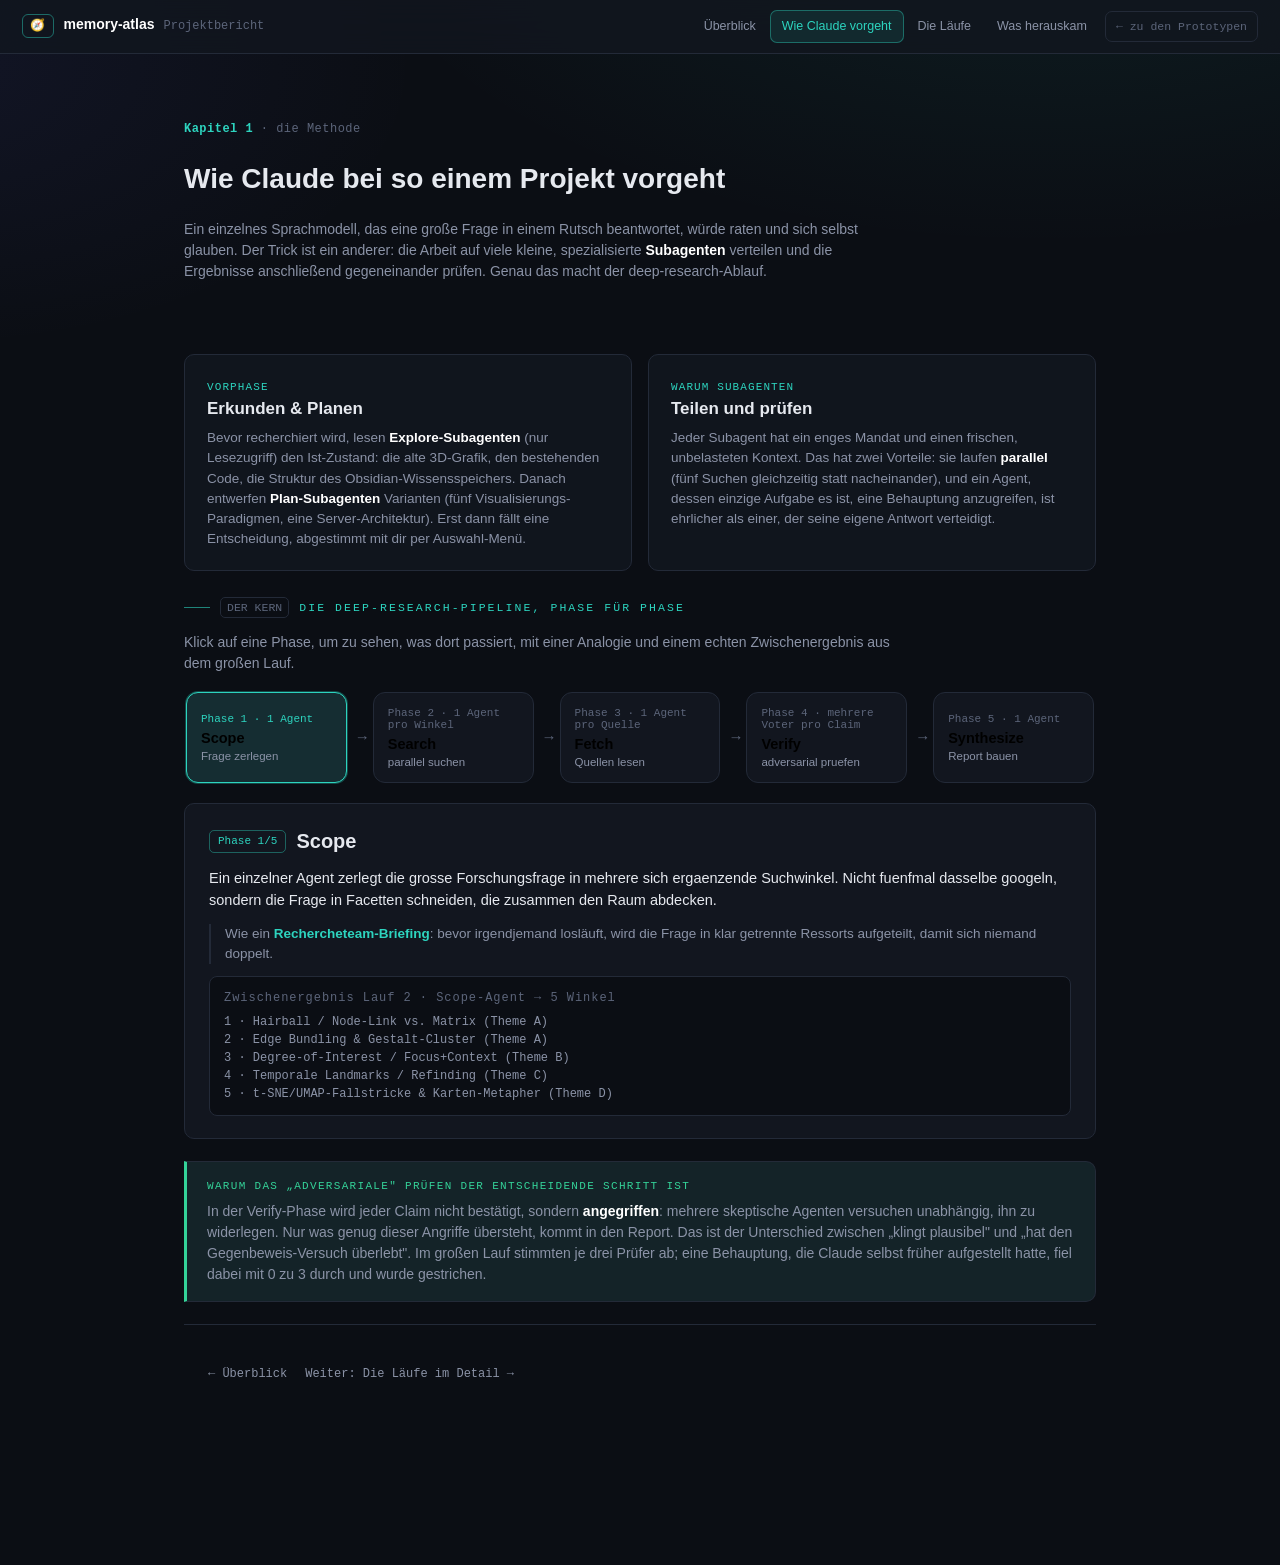
<file: bericht/methodik.html>
<!DOCTYPE html>
<html lang="de">
<head>
<meta charset="utf-8">
<meta name="viewport" content="width=device-width, initial-scale=1">
<title>Wie Claude vorgeht · memory-atlas</title>
<link rel="stylesheet" href="/shared/theme.css">
<link rel="stylesheet" href="assets/bericht.css">
</head>
<body>
<div class="rbar">
  <a class="brand" href="index.html"><span class="glyph">🧭</span><b>memory-atlas</b><span>Projektbericht</span></a>
  <div class="spacer"></div>
  <nav>
    <a href="index.html">Überblick</a>
    <a href="methodik.html" class="here">Wie Claude vorgeht</a>
    <a href="laeufe.html">Die Läufe</a>
    <a href="ergebnisse.html">Was herauskam</a>
  </nav>
  <a class="exit" href="/">← zu den Prototypen</a>
</div>

<div class="wrap">
  <div class="hero rise">
    <div class="kicker"><b>Kapitel 1</b> · die Methode</div>
    <h1>Wie Claude bei so einem Projekt vorgeht</h1>
    <p class="lead">Ein einzelnes Sprachmodell, das eine große Frage in einem Rutsch beantwortet, würde raten und sich selbst glauben. Der Trick ist ein anderer: die Arbeit auf viele kleine, spezialisierte <b>Subagenten</b> verteilen und die Ergebnisse anschließend gegeneinander prüfen. Genau das macht der deep-research-Ablauf.</p>
  </div>

  <div class="cards two rise d1">
    <div class="card" style="cursor:default">
      <span class="tag">Vorphase</span>
      <h3>Erkunden &amp; Planen</h3>
      <p>Bevor recherchiert wird, lesen <b>Explore-Subagenten</b> (nur Lesezugriff) den Ist-Zustand: die alte 3D-Grafik, den bestehenden Code, die Struktur des Obsidian-Wissensspeichers. Danach entwerfen <b>Plan-Subagenten</b> Varianten (fünf Visualisierungs-Paradigmen, eine Server-Architektur). Erst dann fällt eine Entscheidung, abgestimmt mit dir per Auswahl-Menü.</p>
    </div>
    <div class="card" style="cursor:default">
      <span class="tag">Warum Subagenten</span>
      <h3>Teilen und prüfen</h3>
      <p>Jeder Subagent hat ein enges Mandat und einen frischen, unbelasteten Kontext. Das hat zwei Vorteile: sie laufen <b>parallel</b> (fünf Suchen gleichzeitig statt nacheinander), und ein Agent, dessen einzige Aufgabe es ist, eine Behauptung anzugreifen, ist ehrlicher als einer, der seine eigene Antwort verteidigt.</p>
    </div>
  </div>

  <div class="eyebrow rise d1"><span class="n">Der Kern</span> Die deep-research-Pipeline, Phase für Phase</div>
  <p class="lead rise d1" style="margin-top:0">Klick auf eine Phase, um zu sehen, was dort passiert, mit einer Analogie und einem echten Zwischenergebnis aus dem großen Lauf.</p>

  <div class="pipeline rise d1" id="pipeline"></div>

  <div class="callout ok rise d4">
    <span class="lab">Warum das „adversariale" Prüfen der entscheidende Schritt ist</span>
    <p>In der Verify-Phase wird jeder Claim nicht bestätigt, sondern <b>angegriffen</b>: mehrere skeptische Agenten versuchen unabhängig, ihn zu widerlegen. Nur was genug dieser Angriffe übersteht, kommt in den Report. Das ist der Unterschied zwischen „klingt plausibel" und „hat den Gegenbeweis-Versuch überlebt". Im großen Lauf stimmten je drei Prüfer ab; eine Behauptung, die Claude selbst früher aufgestellt hatte, fiel dabei mit 0 zu 3 durch und wurde gestrichen.</p>
  </div>

  <div class="rfoot">
    <div class="fnav">
      <a href="index.html">← Überblick</a>
      <a href="laeufe.html">Weiter: Die Läufe im Detail →</a>
    </div>
  </div>
</div>

<script src="assets/bericht.js"></script>
<script>renderPipeline(document.getElementById("pipeline"));</script>
</body>
</html>
</file>
<file: shared/theme.css>
/* memory-atlas Design-System — gemeinsames Theme aller fünf Prototypen.
   Dunkles, ruhiges Interface; Typ-Farben kommen zur Laufzeit aus meta.types
   und werden als CSS-Variablen --type-<key> gesetzt (api.js applyTypeColors). */

:root {
  --bg: #0b0e14;            /* Bühne */
  --bg-elev: #12161f;       /* Panels, Topbar */
  --bg-elev2: #1a1f2b;      /* Hover, Chips */
  --border: #232a38;
  --text: #e6e9ef;
  --text-dim: #8b93a7;
  --text-faint: #5c657a;
  --accent: #2dd4bf;        /* Türkis — Fokus, aktive Zustände */
  --accent-dim: #14b8a6;
  --warn: #ef5350;
  --radius: 10px;
  --font: -apple-system, BlinkMacSystemFont, "Segoe UI", Roboto, sans-serif;
  --mono: ui-monospace, "SF Mono", Menlo, monospace;
  --shadow: 0 8px 30px rgba(0, 0, 0, .45);
}

* { box-sizing: border-box; }

html, body {
  margin: 0; padding: 0; height: 100%;
  background: var(--bg); color: var(--text);
  font-family: var(--font); font-size: 14px; line-height: 1.5;
  overflow: hidden;
}

/* ---------- Topbar ---------- */
.topbar {
  position: fixed; top: 0; left: 0; right: 0; z-index: 50;
  display: flex; align-items: center; gap: 14px;
  height: 52px; padding: 0 16px;
  background: color-mix(in srgb, var(--bg-elev) 88%, transparent);
  backdrop-filter: blur(12px);
  border-bottom: 1px solid var(--border);
}
.topbar .home {
  color: var(--text-dim); text-decoration: none; font-size: 15px;
  padding: 4px 8px; border-radius: 6px;
}
.topbar .home:hover { color: var(--text); background: var(--bg-elev2); }
.topbar h1 { font-size: 15px; font-weight: 600; margin: 0; white-space: nowrap; }
.topbar .subtitle { color: var(--text-faint); font-size: 12px; white-space: nowrap; }
.topbar .spacer { flex: 1; }

/* ---------- Controls ---------- */
.chip {
  display: inline-flex; align-items: center; gap: 6px;
  padding: 3px 10px; border-radius: 999px;
  background: var(--bg-elev2); border: 1px solid var(--border);
  color: var(--text-dim); font-size: 12px; cursor: pointer;
  user-select: none; transition: all .15s ease;
}
.chip:hover { color: var(--text); border-color: var(--text-faint); }
.chip.active { color: var(--text); border-color: var(--accent); background: color-mix(in srgb, var(--accent) 12%, var(--bg-elev2)); }
.chip.off { opacity: .35; }
.chip .dot { width: 8px; height: 8px; border-radius: 50%; background: var(--dot, var(--text-faint)); }

.searchbox {
  position: relative;
}
.searchbox input {
  width: 220px; padding: 6px 12px;
  background: var(--bg-elev2); border: 1px solid var(--border);
  border-radius: 8px; color: var(--text); font-family: var(--font); font-size: 13px;
  outline: none;
}
.searchbox input:focus { border-color: var(--accent); }
.searchbox .results {
  position: absolute; top: 36px; left: 0; right: 0; z-index: 60;
  background: var(--bg-elev); border: 1px solid var(--border);
  border-radius: var(--radius); box-shadow: var(--shadow);
  max-height: 320px; overflow-y: auto; display: none;
}
.searchbox .results.open { display: block; }
.searchbox .results .item {
  padding: 8px 12px; cursor: pointer; font-size: 13px;
  border-bottom: 1px solid var(--border);
  display: flex; align-items: center; gap: 8px;
}
.searchbox .results .item:last-child { border-bottom: none; }
.searchbox .results .item:hover, .searchbox .results .item.sel { background: var(--bg-elev2); }
.searchbox .results .item .desc { color: var(--text-faint); font-size: 11px; overflow: hidden; text-overflow: ellipsis; white-space: nowrap; }

select.control {
  padding: 5px 10px; background: var(--bg-elev2); color: var(--text-dim);
  border: 1px solid var(--border); border-radius: 8px; font-size: 12px;
  font-family: var(--font); outline: none; cursor: pointer;
}
select.control:focus { border-color: var(--accent); }

button.btn {
  padding: 6px 14px; background: var(--bg-elev2); color: var(--text);
  border: 1px solid var(--border); border-radius: 8px; font-size: 12.5px;
  font-family: var(--font); cursor: pointer; transition: all .15s ease;
}
button.btn:hover { border-color: var(--accent); }
button.btn.primary { background: var(--accent-dim); border-color: var(--accent-dim); color: #04211d; font-weight: 600; }
button.btn.primary:hover { background: var(--accent); }

/* ---------- Legende (unten links) ---------- */
.legend {
  position: fixed; left: 16px; bottom: 16px; z-index: 40;
  display: flex; flex-wrap: wrap; gap: 6px; max-width: 46vw;
}

/* ---------- HUD (unten rechts) ---------- */
.hud {
  position: fixed; right: 16px; bottom: 16px; z-index: 40;
  color: var(--text-faint); font-size: 11.5px; text-align: right;
  font-family: var(--mono);
}

/* ---------- Detail-Panel (rechts) ---------- */
.panel {
  position: fixed; top: 52px; right: 0; bottom: 0; width: 400px; z-index: 45;
  background: color-mix(in srgb, var(--bg-elev) 94%, transparent);
  backdrop-filter: blur(14px);
  border-left: 1px solid var(--border);
  transform: translateX(100%); transition: transform .25s ease;
  display: flex; flex-direction: column;
}
.panel.open { transform: translateX(0); }
.panel .panel-head {
  padding: 16px 18px 10px; border-bottom: 1px solid var(--border);
}
.panel .panel-head h2 { margin: 0 0 6px; font-size: 16px; line-height: 1.3; }
.panel .badges { display: flex; flex-wrap: wrap; gap: 6px; margin: 8px 0 2px; }
.panel .badge {
  font-size: 11px; padding: 2px 8px; border-radius: 999px;
  background: var(--bg-elev2); color: var(--text-dim); border: 1px solid var(--border);
}
.panel .badge.type { color: var(--badge-color, var(--text)); border-color: color-mix(in srgb, var(--badge-color, var(--border)) 50%, transparent); }
.panel .panel-body { flex: 1; overflow-y: auto; padding: 14px 18px; }
.panel .panel-foot {
  padding: 10px 18px; border-top: 1px solid var(--border);
  display: flex; gap: 8px; align-items: center;
}
.panel .meta-line { color: var(--text-faint); font-size: 11px; font-family: var(--mono); margin-top: 6px; }
.panel .close {
  position: absolute; top: 12px; right: 12px;
  background: none; border: none; color: var(--text-faint);
  font-size: 18px; cursor: pointer; padding: 4px 8px; border-radius: 6px;
}
.panel .close:hover { color: var(--text); background: var(--bg-elev2); }

/* Markdown im Panel */
.md { font-size: 13.5px; color: var(--text); }
.md h1, .md h2, .md h3 { font-size: 13.5px; margin: 14px 0 4px; color: var(--accent); font-weight: 600; }
.md p { margin: 6px 0; }
.md ul { margin: 4px 0; padding-left: 18px; }
.md li { margin: 2px 0; }
.md code { font-family: var(--mono); font-size: 12px; background: var(--bg-elev2); padding: 1px 5px; border-radius: 4px; }
.md strong { color: #fff; }
.md .wikilink {
  display: inline-block; padding: 0 6px; border-radius: 5px;
  background: color-mix(in srgb, var(--accent) 14%, transparent);
  color: var(--accent); cursor: pointer; text-decoration: none;
}
.md .wikilink.dead { opacity: .5; border: 1px dashed var(--text-faint); background: none; color: var(--text-dim); }
.md table { border-collapse: collapse; margin: 8px 0; font-size: 12.5px; }
.md th, .md td { border: 1px solid var(--border); padding: 3px 8px; text-align: left; }

/* ---------- Tooltip ---------- */
.tooltip {
  position: fixed; z-index: 70; pointer-events: none;
  background: var(--bg-elev); border: 1px solid var(--border);
  border-radius: 8px; padding: 8px 12px; max-width: 280px;
  box-shadow: var(--shadow); font-size: 12.5px;
  opacity: 0; transition: opacity .12s ease;
}
.tooltip.show { opacity: 1; }
.tooltip .t-title { font-weight: 600; margin-bottom: 2px; }
.tooltip .t-desc { color: var(--text-dim); font-size: 11.5px; }
.tooltip .t-meta { color: var(--text-faint); font-size: 10.5px; margin-top: 4px; font-family: var(--mono); }

/* ---------- Toast ---------- */
.toast {
  position: fixed; bottom: 24px; left: 50%; transform: translateX(-50%) translateY(80px);
  z-index: 80; background: var(--bg-elev); border: 1px solid var(--accent);
  color: var(--text); padding: 10px 18px; border-radius: 10px;
  box-shadow: var(--shadow); font-size: 13px; transition: transform .25s ease;
}
.toast.show { transform: translateX(-50%) translateY(0); }

/* ---------- Bühne ---------- */
.stage { position: fixed; inset: 52px 0 0 0; }
.stage.with-panel { right: 400px; }

/* Scrollbars */
::-webkit-scrollbar { width: 8px; height: 8px; }
::-webkit-scrollbar-thumb { background: var(--bg-elev2); border-radius: 4px; }
::-webkit-scrollbar-thumb:hover { background: var(--border); }
</file>
<file: bericht/assets/bericht.css>
/* ============================================================
   memory-atlas · Projektbericht
   Baut auf /shared/theme.css auf (gleiche Farbwelt wie das Tool),
   ergänzt Report-/Dossier-Layout, Pipeline, Claim-Explorer.
   Ästhetik: dunkles "Forschungs-Konsolen"-Dossier.
   ============================================================ */

:root {
  --ok: #34d399;          /* verifiziert  (grün)  */
  --ok-dim: #10b981;
  --mid: #fbbf24;         /* unverifiziert (gelb) */
  --bad: var(--warn);     /* widerlegt    (rot)   */
  --page-max: 960px;
  --page-wide: 1160px;
  --rule: 1px solid var(--border);
  --grain: color-mix(in srgb, var(--accent) 4%, transparent);
}

/* theme.css sperrt Scrollen auf <html>/<body>. Für den Bericht wieder freigeben. */
html, body {
  overflow: auto;
  height: auto;
  min-height: 100%;
  scroll-behavior: smooth;
}
body {
  background:
    radial-gradient(1200px 620px at 82% -8%, color-mix(in srgb, var(--accent) 9%, transparent), transparent 60%),
    radial-gradient(900px 520px at -6% 4%, color-mix(in srgb, #6366f1 8%, transparent), transparent 55%),
    var(--bg);
  -webkit-font-smoothing: antialiased;
}
::selection { background: color-mix(in srgb, var(--accent) 32%, transparent); color: #fff; }

/* ---------- Report-Topbar ---------- */
.rbar {
  position: sticky; top: 0; z-index: 60;
  display: flex; align-items: center; gap: 6px; flex-wrap: wrap;
  padding: 10px 22px;
  background: color-mix(in srgb, var(--bg-elev) 82%, transparent);
  backdrop-filter: blur(14px);
  border-bottom: var(--rule);
}
.rbar .brand {
  display: flex; align-items: baseline; gap: 9px;
  text-decoration: none; color: var(--text); margin-right: 10px;
}
.rbar .brand .glyph {
  font-family: var(--mono); font-size: 12px; letter-spacing: .12em;
  color: var(--accent);
  border: 1px solid color-mix(in srgb, var(--accent) 45%, transparent);
  border-radius: 6px; padding: 2px 7px;
}
.rbar .brand b { font-weight: 650; font-size: 14px; }
.rbar .brand span { color: var(--text-faint); font-size: 12px; font-family: var(--mono); }
.rbar .spacer { flex: 1; }
.rbar nav { display: flex; gap: 2px; flex-wrap: wrap; }
.rbar nav a {
  font-size: 12.5px; color: var(--text-dim); text-decoration: none;
  padding: 6px 11px; border-radius: 7px; white-space: nowrap;
  border: 1px solid transparent; transition: all .15s ease;
}
.rbar nav a:hover { color: var(--text); background: var(--bg-elev2); }
.rbar nav a.here {
  color: var(--accent);
  border-color: color-mix(in srgb, var(--accent) 40%, transparent);
  background: color-mix(in srgb, var(--accent) 10%, transparent);
}
.rbar .exit {
  font-family: var(--mono); font-size: 11.5px; color: var(--text-faint);
  text-decoration: none; padding: 6px 10px; border-radius: 7px;
  border: var(--rule);
}
.rbar .exit:hover { color: var(--accent); border-color: color-mix(in srgb, var(--accent) 45%, transparent); }

/* ---------- Layout ---------- */
.wrap { max-width: var(--page-max); margin: 0 auto; padding: 0 24px 120px; }
.wrap.wide { max-width: var(--page-wide); }
.lead { max-width: 720px; }

section.block { padding: 46px 0; border-top: var(--rule); }
section.block:first-of-type { border-top: none; }

.eyebrow {
  font-family: var(--mono); font-size: 11.5px; letter-spacing: .18em;
  text-transform: uppercase; color: var(--accent);
  display: flex; align-items: center; gap: 10px; margin: 0 0 14px;
}
.eyebrow::before {
  content: ""; width: 26px; height: 1px;
  background: color-mix(in srgb, var(--accent) 60%, transparent);
}
.eyebrow .n {
  color: var(--text-faint);
  border: var(--rule); border-radius: 5px; padding: 1px 6px; letter-spacing: 0;
}

h1.title {
  font-size: clamp(30px, 5vw, 52px); line-height: 1.04; font-weight: 680;
  letter-spacing: -.02em; margin: 0 0 18px;
  background: linear-gradient(180deg, #fff, var(--text-dim));
  -webkit-background-clip: text; background-clip: text; color: transparent;
}
h2.h { font-size: clamp(22px, 3vw, 30px); line-height: 1.12; letter-spacing: -.015em; margin: 0 0 14px; font-weight: 640; }
h3.sh { font-size: 17px; margin: 26px 0 8px; font-weight: 620; color: var(--text); }
p { color: var(--text-dim); margin: 12px 0; }
p.big { font-size: 17px; line-height: 1.6; color: var(--text); }
strong, b { color: #fff; font-weight: 620; }
a.inline { color: var(--accent); text-decoration: none; border-bottom: 1px solid color-mix(in srgb, var(--accent) 35%, transparent); }
a.inline:hover { border-bottom-color: var(--accent); }
code {
  font-family: var(--mono); font-size: .86em;
  background: var(--bg-elev2); padding: 1.5px 6px; border-radius: 5px;
  color: color-mix(in srgb, var(--accent) 80%, var(--text));
}
hr.soft { border: none; border-top: var(--rule); margin: 34px 0; }

/* ---------- Hero ---------- */
.hero { padding: 66px 0 34px; }
.hero .kicker {
  font-family: var(--mono); font-size: 12px; color: var(--text-faint);
  letter-spacing: .04em; margin-bottom: 20px;
}
.hero .kicker b { color: var(--accent); font-weight: 600; }

/* ---------- Kennzahlen ---------- */
.stats {
  display: grid; grid-template-columns: repeat(auto-fit, minmax(150px, 1fr));
  gap: 1px; background: var(--border);
  border: var(--rule); border-radius: var(--radius); overflow: hidden;
  margin: 30px 0;
}
.stat { background: var(--bg-elev); padding: 18px 18px 16px; position: relative; }
.stat .v {
  font-family: var(--mono); font-size: 30px; font-weight: 600; letter-spacing: -.02em;
  color: var(--text); line-height: 1;
}
.stat .v.accent { color: var(--accent); }
.stat .v.ok { color: var(--ok); }
.stat .v.bad { color: var(--bad); }
.stat .k { font-size: 12px; color: var(--text-dim); margin-top: 8px; }
.stat .sub { font-size: 11px; color: var(--text-faint); font-family: var(--mono); margin-top: 3px; }

/* ---------- Karten / Grid ---------- */
.cards { display: grid; gap: 16px; margin: 26px 0; }
.cards.two { grid-template-columns: repeat(auto-fit, minmax(280px, 1fr)); }
.cards.three { grid-template-columns: repeat(auto-fit, minmax(230px, 1fr)); }

.card {
  background: color-mix(in srgb, var(--bg-elev) 92%, transparent);
  border: var(--rule); border-radius: var(--radius);
  padding: 20px 22px; transition: border-color .18s ease, transform .18s ease;
}
a.card { text-decoration: none; color: inherit; display: block; }
a.card:hover { border-color: color-mix(in srgb, var(--accent) 50%, transparent); transform: translateY(-2px); }
.card .tag {
  font-family: var(--mono); font-size: 11px; letter-spacing: .1em; text-transform: uppercase;
  color: var(--accent); margin-bottom: 9px;
}
.card h3 { margin: 0 0 7px; font-size: 17px; font-weight: 620; }
.card p { margin: 0; font-size: 13.5px; }
.card .arrow { color: var(--accent); font-family: var(--mono); font-size: 13px; margin-top: 12px; display: inline-block; }

/* ---------- Callout ---------- */
.callout {
  border: var(--rule); border-left: 3px solid var(--accent);
  background: color-mix(in srgb, var(--accent) 6%, var(--bg-elev));
  border-radius: 0 var(--radius) var(--radius) 0;
  padding: 16px 20px; margin: 22px 0;
}
.callout.warn { border-left-color: var(--bad); background: color-mix(in srgb, var(--bad) 8%, var(--bg-elev)); }
.callout.ok { border-left-color: var(--ok); background: color-mix(in srgb, var(--ok) 7%, var(--bg-elev)); }
.callout .lab {
  font-family: var(--mono); font-size: 11px; letter-spacing: .12em; text-transform: uppercase;
  color: var(--accent); margin-bottom: 6px; display: block;
}
.callout.warn .lab { color: var(--bad); }
.callout.ok .lab { color: var(--ok); }
.callout p:last-child { margin-bottom: 0; }
.callout p:first-of-type { margin-top: 4px; }

/* ---------- Pipeline (interaktiv) ---------- */
.pipeline { margin: 8px 0 4px; }
.pipe-track {
  display: flex; align-items: stretch; gap: 0; overflow-x: auto;
  padding: 6px 2px 14px; scrollbar-width: thin;
}
.pipe-step {
  flex: 1 0 130px; min-width: 130px;
  background: var(--bg-elev); border: var(--rule); border-radius: 12px;
  padding: 14px 14px 12px; cursor: pointer; position: relative;
  transition: all .18s ease; text-align: left;
}
.pipe-step:not(:last-child) { margin-right: 26px; }
.pipe-step:not(:last-child)::after {
  content: "→"; position: absolute; right: -21px; top: 50%; transform: translateY(-50%);
  color: var(--text-faint); font-family: var(--mono); font-size: 15px;
}
.pipe-step:hover { border-color: color-mix(in srgb, var(--accent) 45%, transparent); }
.pipe-step.active {
  border-color: var(--accent);
  background: color-mix(in srgb, var(--accent) 12%, var(--bg-elev));
  box-shadow: 0 0 0 1px color-mix(in srgb, var(--accent) 30%, transparent);
}
.pipe-step .idx {
  font-family: var(--mono); font-size: 11px; color: var(--text-faint);
}
.pipe-step.active .idx { color: var(--accent); }
.pipe-step .nm { font-weight: 620; font-size: 14.5px; margin: 5px 0 3px; }
.pipe-step .role { font-size: 11.5px; color: var(--text-dim); line-height: 1.35; }
.pipe-detail {
  border: var(--rule); border-radius: var(--radius);
  background: var(--bg-elev); padding: 22px 24px; margin-top: 6px;
  min-height: 150px;
}
.pipe-detail .dh { display: flex; align-items: center; gap: 10px; margin-bottom: 4px; }
.pipe-detail .dh .badge {
  font-family: var(--mono); font-size: 11px; color: var(--accent);
  border: 1px solid color-mix(in srgb, var(--accent) 40%, transparent);
  padding: 2px 8px; border-radius: 5px;
}
.pipe-detail h3 { margin: 0; font-size: 20px; }
.pipe-detail .what { color: var(--text); font-size: 14.5px; margin: 12px 0; }
.pipe-detail .analogy {
  font-size: 13.5px; color: var(--text-dim);
  border-left: 2px solid var(--border); padding-left: 14px; margin: 12px 0;
}
.pipe-detail .analogy b { color: var(--accent); font-weight: 600; }
.pipe-detail .ex {
  font-family: var(--mono); font-size: 12px; color: var(--text-dim);
  background: var(--bg); border: var(--rule); border-radius: 8px;
  padding: 12px 14px; margin-top: 12px; overflow-x: auto; white-space: pre-wrap;
  word-break: break-word;
}
.pipe-detail .ex .exlab { color: var(--text-faint); display: block; margin-bottom: 6px; letter-spacing: .08em; }

/* ---------- Tabellen ---------- */
.tbl-scroll { overflow-x: auto; border: var(--rule); border-radius: var(--radius); margin: 22px 0; }
table.rt { border-collapse: collapse; width: 100%; font-size: 13.5px; min-width: 520px; }
table.rt th, table.rt td { text-align: left; padding: 11px 15px; border-bottom: var(--rule); vertical-align: top; }
table.rt thead th {
  background: var(--bg-elev); color: var(--text-dim);
  font-weight: 600; font-size: 12px; letter-spacing: .04em;
  position: sticky; top: 0;
}
table.rt tbody tr:hover { background: color-mix(in srgb, var(--accent) 5%, transparent); }
table.rt td:first-child { font-weight: 600; color: var(--text); }
table.rt .mono { font-family: var(--mono); font-size: 12px; color: var(--text-dim); }

/* ---------- Verdict-Pills ---------- */
.pill {
  display: inline-flex; align-items: center; gap: 6px;
  font-family: var(--mono); font-size: 11px; letter-spacing: .04em;
  padding: 2px 9px; border-radius: 999px; white-space: nowrap;
  border: 1px solid var(--border); color: var(--text-dim);
}
.pill .dot { width: 7px; height: 7px; border-radius: 50%; background: currentColor; }
.pill.ok { color: var(--ok); border-color: color-mix(in srgb, var(--ok) 45%, transparent); background: color-mix(in srgb, var(--ok) 10%, transparent); }
.pill.mid { color: var(--mid); border-color: color-mix(in srgb, var(--mid) 45%, transparent); background: color-mix(in srgb, var(--mid) 10%, transparent); }
.pill.bad { color: var(--bad); border-color: color-mix(in srgb, var(--bad) 45%, transparent); background: color-mix(in srgb, var(--bad) 10%, transparent); }
.pill.model { color: var(--text-dim); }
.pill.model.opus { color: var(--accent); border-color: color-mix(in srgb, var(--accent) 40%, transparent); }
.pill.model.fable { color: #c084fc; border-color: color-mix(in srgb, #c084fc 40%, transparent); }

/* ---------- Findings (Ergebnis-Seite) ---------- */
.finding {
  border: var(--rule); border-radius: var(--radius); overflow: hidden; margin: 14px 0;
  border-left: 3px solid var(--tier, var(--border));
}
.finding.t-ok  { --tier: var(--ok); }
.finding.t-mid { --tier: var(--mid); }
.finding.t-bad { --tier: var(--bad); }
.finding > summary {
  list-style: none; cursor: pointer; padding: 15px 18px;
  display: flex; gap: 12px; align-items: flex-start;
  background: var(--bg-elev); transition: background .15s ease;
}
.finding > summary::-webkit-details-marker { display: none; }
.finding > summary:hover { background: var(--bg-elev2); }
.finding .fmark {
  font-family: var(--mono); font-size: 12px; color: var(--tier);
  border: 1px solid color-mix(in srgb, var(--tier) 40%, transparent);
  border-radius: 5px; padding: 2px 7px; flex-shrink: 0; margin-top: 1px;
}
.finding .fclaim { font-size: 14px; color: var(--text); line-height: 1.45; flex: 1; font-weight: 550; }
.finding .fmeta { display: flex; gap: 7px; flex-shrink: 0; align-items: center; flex-wrap: wrap; }
.finding[open] > summary { border-bottom: var(--rule); }
.finding .fbody { padding: 16px 18px; background: var(--bg); }
.finding .fbody .ev { font-size: 13px; color: var(--text-dim); line-height: 1.55; }
.finding .fbody .ev q { color: var(--text); font-style: italic; }
.finding .fbody .srcs { margin-top: 12px; display: flex; flex-direction: column; gap: 4px; }
.finding .fbody .srcs a { font-family: var(--mono); font-size: 11.5px; color: var(--accent); text-decoration: none; word-break: break-all; opacity: .85; }
.finding .fbody .srcs a:hover { opacity: 1; text-decoration: underline; }

/* ---------- Filter-Leiste ---------- */
.filterbar { display: flex; gap: 8px; flex-wrap: wrap; align-items: center; margin: 20px 0 10px; }
.filterbar .fl-label { font-family: var(--mono); font-size: 11px; color: var(--text-faint); letter-spacing: .1em; text-transform: uppercase; }
.fchip {
  font-family: var(--mono); font-size: 12px; cursor: pointer; user-select: none;
  padding: 5px 12px; border-radius: 999px; border: var(--rule);
  color: var(--text-dim); background: var(--bg-elev); transition: all .15s ease;
}
.fchip:hover { color: var(--text); }
.fchip.on { color: #04211d; background: var(--accent); border-color: var(--accent); font-weight: 600; }
.fchip.on.ok  { background: var(--ok);  border-color: var(--ok); }
.fchip.on.bad { background: var(--bad); border-color: var(--bad); color: #fff; }

/* ---------- Agenten-Explorer (Läufe) ---------- */
.run-head { display: flex; gap: 12px; align-items: baseline; flex-wrap: wrap; margin-bottom: 4px; }
.run-head .badge {
  font-family: var(--mono); font-size: 11px; color: var(--accent);
  border: 1px solid color-mix(in srgb, var(--accent) 40%, transparent);
  padding: 2px 8px; border-radius: 5px;
}
.phase-group { margin: 14px 0; }
.phase-group > .ph-head {
  display: flex; align-items: center; gap: 10px; flex-wrap: wrap;
  padding: 9px 0; border-bottom: var(--rule); margin-bottom: 8px;
}
.phase-group > .ph-head .ph-name { font-weight: 620; font-size: 14.5px; }
.phase-group > .ph-head .ph-stat { font-family: var(--mono); font-size: 11.5px; color: var(--text-faint); }
.phase-group > .ph-head .ph-idx {
  font-family: var(--mono); font-size: 11px; color: var(--accent);
  width: 22px; height: 22px; display: grid; place-items: center;
  border: 1px solid color-mix(in srgb, var(--accent) 40%, transparent); border-radius: 6px;
}

details.agent {
  border: var(--rule); border-radius: 9px; margin: 6px 0; overflow: hidden;
  background: color-mix(in srgb, var(--bg-elev) 86%, transparent);
}
details.agent[data-state="error"] { border-color: color-mix(in srgb, var(--bad) 35%, var(--border)); }
details.agent > summary {
  list-style: none; cursor: pointer; padding: 10px 14px;
  display: flex; align-items: center; gap: 10px; font-size: 13px;
}
details.agent > summary::-webkit-details-marker { display: none; }
details.agent > summary:hover { background: var(--bg-elev2); }
details.agent .a-idx { font-family: var(--mono); font-size: 11px; color: var(--text-faint); width: 30px; flex-shrink: 0; }
details.agent .a-label { flex: 1; color: var(--text); font-family: var(--mono); font-size: 12px; overflow: hidden; text-overflow: ellipsis; white-space: nowrap; }
details.agent .a-meta { display: flex; gap: 6px; align-items: center; flex-shrink: 0; }
details.agent .a-body { padding: 4px 14px 15px; border-top: var(--rule); }
details.agent .a-body .sect { margin-top: 12px; }
details.agent .a-body .sect .slab {
  font-family: var(--mono); font-size: 10.5px; letter-spacing: .1em; text-transform: uppercase;
  color: var(--text-faint); margin-bottom: 5px; display: block;
}
details.agent .a-body pre {
  margin: 0; font-family: var(--mono); font-size: 11.5px; line-height: 1.5;
  color: var(--text-dim); background: var(--bg); border: var(--rule);
  border-radius: 8px; padding: 11px 13px; white-space: pre-wrap; word-break: break-word;
  max-height: 260px; overflow: auto;
}
details.agent .a-body pre.err { color: color-mix(in srgb, var(--bad) 85%, var(--text)); border-color: color-mix(in srgb, var(--bad) 30%, var(--border)); }
details.agent .a-body .amini { display: flex; gap: 16px; flex-wrap: wrap; font-family: var(--mono); font-size: 11px; color: var(--text-faint); margin-top: 4px; }
details.agent .a-body .amini b { color: var(--text-dim); font-weight: 500; }

.hidden { display: none !important; }

/* ---------- Timeline ---------- */
.timeline { position: relative; margin: 20px 0 6px; padding-left: 22px; }
.timeline::before { content: ""; position: absolute; left: 5px; top: 4px; bottom: 4px; width: 2px; background: var(--border); }
.tl-item { position: relative; padding: 0 0 20px 0; }
.tl-item::before {
  content: ""; position: absolute; left: -21px; top: 4px; width: 10px; height: 10px;
  border-radius: 50%; background: var(--accent); box-shadow: 0 0 0 3px var(--bg);
}
.tl-item.err::before { background: var(--bad); }
.tl-item .tl-t { font-family: var(--mono); font-size: 11px; color: var(--text-faint); }
.tl-item .tl-h { font-weight: 600; font-size: 14px; margin: 2px 0 3px; }
.tl-item p { margin: 0; font-size: 13px; }

/* ---------- Footer ---------- */
.rfoot {
  border-top: var(--rule); padding: 30px 24px 60px; max-width: var(--page-wide);
  margin: 0 auto; color: var(--text-faint); font-size: 12.5px;
}
.rfoot a { color: var(--text-dim); text-decoration: none; }
.rfoot a:hover { color: var(--accent); }
.rfoot .fnav { display: flex; gap: 18px; flex-wrap: wrap; margin-top: 10px; font-family: var(--mono); font-size: 12px; }

/* ---------- Reveal-Animation ---------- */
@keyframes rise { from { opacity: 0; transform: translateY(14px); } to { opacity: 1; transform: none; } }
.rise { animation: rise .6s cubic-bezier(.2,.7,.2,1) both; }
.d1 { animation-delay: .05s; } .d2 { animation-delay: .12s; } .d3 { animation-delay: .19s; }
.d4 { animation-delay: .26s; } .d5 { animation-delay: .33s; }
@media (prefers-reduced-motion: reduce) { .rise { animation: none; } html { scroll-behavior: auto; } }

/* ---------- Responsive ---------- */
@media (max-width: 640px) {
  .wrap { padding: 0 16px 90px; }
  .rbar { padding: 9px 14px; }
  .rbar .brand span { display: none; }
  .stat .v { font-size: 25px; }
  section.block { padding: 36px 0; }
}
</file>
<file: framers/css/app.css>
/* Framers Lernplattform — mobile-first, "paper & ink" */
:root {
  --paper: #F7F3EC; --paper2: #EFE9DF; --card: #FFFDF9; --ink: #1B1F2A; --ink2: #3C4150;
  --muted: #8A8F98; --line: #DDD6CA; --coral: #E4572E; --teal: #17A398; --amber: #F2B134; --plum: #6C4AB6; --sky: #3E8ED0;
  --ok: #2E9E6B; --bad: #D64545; --accent: var(--coral);
  --radius: 16px; --shadow: 0 1px 2px rgba(27,31,42,.06), 0 8px 24px -12px rgba(27,31,42,.18);
  --serif: "Iowan Old Style", "Palatino Linotype", Palatino, Georgia, serif;
  --sans: -apple-system, BlinkMacSystemFont, "Segoe UI", Inter, Roboto, Helvetica, Arial, sans-serif;
  --safe-b: env(safe-area-inset-bottom, 0px);
}
@media (prefers-color-scheme: dark) {
  :root { --paper: #15171E; --paper2: #1D2029; --card: #22262F; --ink: #ECE7DD; --ink2: #C9C4B9; --muted: #8E93A0; --line: #343946; --shadow: 0 1px 2px rgba(0,0,0,.4), 0 8px 24px -12px rgba(0,0,0,.6); }
}
* { box-sizing: border-box; }
html { -webkit-text-size-adjust: 100%; }
body { margin: 0; background: var(--paper); color: var(--ink); font-family: var(--sans); font-size: 17px; line-height: 1.55; }
a { color: var(--accent); }
button { font: inherit; cursor: pointer; }
h1, h2, h3 { font-family: var(--serif); line-height: 1.2; margin: 0 0 .4em; font-weight: 600; }
h1 { font-size: 1.9rem; } h2 { font-size: 1.45rem; } h3 { font-size: 1.15rem; } h4 { margin: 1em 0 .3em; font-size: 1rem; }
p { margin: 0 0 .9em; }
ul, ol { padding-left: 1.3em; margin: 0 0 .9em; }
li { margin-bottom: .3em; }
blockquote { margin: .8em 0; padding: .6em 1em; border-left: 3px solid var(--amber); background: var(--paper2); border-radius: 0 10px 10px 0; font-style: italic; }
strong { font-weight: 700; }
.container { max-width: 760px; margin: 0 auto; padding: 0 16px calc(96px + var(--safe-b)); }

/* Top bar */
.topbar { position: sticky; top: 0; z-index: 20; background: color-mix(in srgb, var(--paper) 88%, transparent); backdrop-filter: blur(10px); -webkit-backdrop-filter: blur(10px); border-bottom: 1px solid var(--line); }
.topbar-inner { max-width: 760px; margin: 0 auto; display: flex; align-items: center; gap: 10px; padding: 10px 12px; }
.topbar .title { flex: 1; font-family: var(--serif); font-weight: 600; font-size: 1.05rem; white-space: nowrap; overflow: hidden; text-overflow: ellipsis; }
.iconbtn { background: var(--card); border: 1px solid var(--line); color: var(--ink); border-radius: 12px; min-width: 44px; height: 40px; padding: 0 12px; display: inline-flex; align-items: center; justify-content: center; gap: 6px; font-weight: 600; }
.iconbtn.active { background: var(--ink); color: var(--paper); border-color: var(--ink); }
.langtoggle { display: inline-flex; border: 1px solid var(--line); border-radius: 12px; overflow: hidden; }
.langtoggle button { border: 0; background: var(--card); color: var(--muted); padding: 0 12px; height: 40px; font-weight: 700; letter-spacing: .02em; }
.langtoggle button.on { background: var(--ink); color: var(--paper); }
.progressline { height: 4px; background: var(--line); }
.progressline > div { height: 100%; background: var(--accent); transition: width .4s; }

/* Home */
.hero { padding: 28px 0 10px; }
.hero .kicker { color: var(--accent); font-weight: 700; text-transform: uppercase; letter-spacing: .08em; font-size: .8rem; }
.hero p.lead { color: var(--ink2); font-size: 1.05rem; }
.overall { display: flex; align-items: center; gap: 14px; background: var(--card); border: 1px solid var(--line); border-radius: var(--radius); padding: 14px 16px; margin: 14px 0 22px; box-shadow: var(--shadow); }
.ring { width: 56px; height: 56px; flex: none; }
.unitgrid { display: grid; grid-template-columns: 1fr; gap: 12px; }
@media (min-width: 640px) { .unitgrid { grid-template-columns: 1fr 1fr; } }
.unitcard { display: flex; gap: 14px; align-items: flex-start; background: var(--card); border: 1px solid var(--line); border-radius: var(--radius); padding: 14px; text-decoration: none; color: inherit; box-shadow: var(--shadow); position: relative; overflow: hidden; min-height: 96px; }
.unitcard::before { content: ""; position: absolute; left: 0; top: 0; bottom: 0; width: 5px; background: var(--uc, var(--accent)); }
.unitcard .icon { width: 52px; height: 52px; flex: none; border-radius: 14px; background: var(--paper2); display: flex; align-items: center; justify-content: center; }
.unitcard .icon svg { width: 44px; height: 44px; }
.unitcard .num { font-size: .75rem; font-weight: 700; color: var(--uc, var(--accent)); text-transform: uppercase; letter-spacing: .06em; }
.unitcard h3 { margin: 2px 0 2px; }
.unitcard .tag { color: var(--ink2); font-size: .92rem; margin: 0; }
.unitcard .meta { display: flex; gap: 10px; align-items: center; color: var(--muted); font-size: .8rem; margin-top: 8px; }
.unitcard .bar { flex: 1; height: 5px; background: var(--line); border-radius: 3px; overflow: hidden; }
.unitcard .bar > div { height: 100%; background: var(--uc, var(--accent)); }
.unitcard.done .num::after { content: " ✓"; }
.homelinks { display: flex; gap: 10px; margin: 18px 0; flex-wrap: wrap; }
.chip { background: var(--card); border: 1px solid var(--line); border-radius: 999px; padding: 8px 14px; text-decoration: none; color: var(--ink); font-weight: 600; font-size: .92rem; }
.chip.on { background: var(--ink); color: var(--paper); border-color: var(--ink); }

/* Unit page */
.unithead { padding: 22px 0 6px; }
.unithead .kicker { color: var(--accent); font-weight: 700; text-transform: uppercase; letter-spacing: .08em; font-size: .8rem; }
.unithead .tagline { font-family: var(--serif); font-size: 1.15rem; color: var(--ink2); font-style: italic; }
.stepnav { display: flex; gap: 8px; overflow-x: auto; padding: 8px 0 10px; scrollbar-width: none; -webkit-overflow-scrolling: touch; position: sticky; top: 61px; z-index: 15; background: var(--paper); }
.stepnav::-webkit-scrollbar { display: none; }
.stepnav a { flex: none; background: var(--card); border: 1px solid var(--line); border-radius: 999px; padding: 6px 12px; font-size: .85rem; color: var(--ink2); text-decoration: none; font-weight: 600; }
.stepnav a.done { border-color: var(--ok); color: var(--ok); }
.block { background: var(--card); border: 1px solid var(--line); border-radius: var(--radius); padding: 18px 16px; margin: 14px 0; box-shadow: var(--shadow); scroll-margin-top: 120px; }
.block > h2 { display: flex; align-items: center; gap: 10px; }
.block > h2 .bi { width: 30px; height: 30px; border-radius: 9px; background: var(--accent); color: #fff; display: inline-flex; align-items: center; justify-content: center; font-family: var(--sans); font-size: .85rem; font-weight: 800; flex: none; }
.block .why { color: var(--muted); font-size: .85rem; margin: -4px 0 12px; }
.hook { border-left: 5px solid var(--accent); }
.hook p { font-size: 1.08rem; }
.objectives li { padding-left: 4px; }
.objectives li::marker { color: var(--accent); font-weight: 700; }
.btn { display: inline-flex; align-items: center; justify-content: center; gap: 8px; background: var(--ink); color: var(--paper); border: 0; border-radius: 12px; padding: 11px 16px; font-weight: 700; min-height: 44px; }
.btn.secondary { background: var(--paper2); color: var(--ink); border: 1px solid var(--line); }
.btn.accent { background: var(--accent); color: #fff; }
.btn:disabled { opacity: .5; cursor: default; }
.btn.small { min-height: 36px; padding: 6px 12px; font-size: .9rem; border-radius: 10px; }
.btnrow { display: flex; gap: 8px; flex-wrap: wrap; margin-top: 10px; }
.donebtn.on { background: var(--ok); color: #fff; border-color: var(--ok); }

/* Film (explainer) */
.film { background: var(--paper2); border-radius: 14px; padding: 10px; }
.film-stage { aspect-ratio: 400 / 260; border-radius: 12px; overflow: hidden; background: var(--paper2); }
.film-stage svg { display: block; width: 100%; height: 100%; font-family: var(--sans); }
.film-caption { min-height: 3.2em; padding: 10px 6px 4px; font-size: 1rem; line-height: 1.45; }
.film-caption b { color: var(--accent); }
.film-controls { display: flex; align-items: center; gap: 8px; padding: 4px 2px 2px; }
.film-dots { flex: 1; display: flex; gap: 5px; justify-content: center; flex-wrap: wrap; }
.film-dots i { width: 8px; height: 8px; border-radius: 50%; background: var(--line); display: block; transition: transform .2s; }
.film-dots i.on { background: var(--accent); transform: scale(1.3); }
.film-dots i.seen { background: var(--muted); }
.film-counter { font-size: .8rem; color: var(--muted); min-width: 3.5em; text-align: right; }

/* Sections and figures */
.section + .section { border-top: 1px dashed var(--line); margin-top: 16px; padding-top: 14px; }
figure { margin: 12px 0; background: var(--paper2); border-radius: 12px; padding: 8px; }
figure svg { width: 100%; height: auto; display: block; font-family: var(--sans); }
figcaption { font-size: .86rem; color: var(--ink2); padding: 6px 6px 2px; }
.keyidea { background: color-mix(in srgb, var(--accent) 10%, transparent); border-radius: 12px; padding: 10px 14px; margin: 10px 0; }
.keyidea::before { content: "★ "; color: var(--accent); }

/* Exercise */
.ex-items { display: flex; flex-direction: column; gap: 10px; }
.ex-item { background: var(--paper2); border-radius: 12px; padding: 10px 12px; }
.ex-item .txt { margin-bottom: 8px; }
.ex-cats { display: flex; gap: 6px; flex-wrap: wrap; }
.ex-cats button { border: 1px solid var(--line); background: var(--card); color: var(--ink2); border-radius: 999px; padding: 7px 12px; min-height: 36px; font-size: .9rem; }
.ex-cats button.sel { background: var(--ink); color: var(--paper); border-color: var(--ink); }
.ex-item.ok { outline: 2px solid var(--ok); }
.ex-item.bad { outline: 2px solid var(--bad); }
.ex-why { font-size: .9rem; color: var(--ink2); margin-top: 8px; display: none; }
.ex-item.checked .ex-why { display: block; }
.ex-order .ex-item { display: flex; gap: 10px; align-items: center; }
.ex-order .ex-item .txt { flex: 1; margin: 0; }
.ex-order .mv { display: flex; flex-direction: column; gap: 4px; }
.ex-order .mv button { width: 40px; height: 32px; border-radius: 8px; border: 1px solid var(--line); background: var(--card); color: var(--ink); }
.ex-result { margin-top: 12px; padding: 10px 14px; border-radius: 12px; background: var(--paper2); font-weight: 600; }
.ex-result.good { background: color-mix(in srgb, var(--ok) 15%, transparent); }
.scn-step { background: var(--paper2); border-radius: 12px; padding: 12px; margin-bottom: 10px; }
.scn-opts { display: flex; flex-direction: column; gap: 8px; margin-top: 8px; }
.scn-opts button { text-align: left; background: var(--card); border: 1px solid var(--line); color: var(--ink); border-radius: 12px; padding: 10px 12px; min-height: 44px; }
.scn-opts button.good { border-color: var(--ok); background: color-mix(in srgb, var(--ok) 12%, transparent); }
.scn-opts button.poor { border-color: var(--bad); background: color-mix(in srgb, var(--bad) 10%, transparent); }
.scn-fb { margin-top: 8px; font-size: .95rem; color: var(--ink2); }
input[type=range] { width: 100%; accent-color: var(--accent); }
.slider-val { font-weight: 700; color: var(--accent); }

/* Reflection */
textarea { width: 100%; min-height: 120px; border: 1px solid var(--line); border-radius: 12px; padding: 12px; font: inherit; background: var(--paper2); color: var(--ink); resize: vertical; }
.saved { font-size: .8rem; color: var(--muted); }

/* Quiz */
.q { padding: 12px 0; border-top: 1px dashed var(--line); }
.q:first-of-type { border-top: 0; padding-top: 0; }
.q .qt { font-weight: 600; margin-bottom: 8px; }
.q .opts { display: flex; flex-direction: column; gap: 8px; }
.q .opts button { text-align: left; background: var(--paper2); border: 1px solid var(--line); color: var(--ink); border-radius: 12px; padding: 10px 12px; min-height: 44px; }
.q .opts button.right { border-color: var(--ok); background: color-mix(in srgb, var(--ok) 14%, transparent); }
.q .opts button.wrong { border-color: var(--bad); background: color-mix(in srgb, var(--bad) 10%, transparent); }
.q .explain { margin-top: 8px; font-size: .95rem; color: var(--ink2); display: none; }
.q.answered .explain { display: block; }
.q.answered .opts button { pointer-events: none; }
.score { font-weight: 700; margin-top: 12px; }

/* Flashcards */
.fc { perspective: 1200px; }
.fc-card { position: relative; min-height: 180px; cursor: pointer; transition: transform .5s; transform-style: preserve-3d; }
.fc-card.flipped { transform: rotateY(180deg); }
.fc-face { position: absolute; inset: 0; backface-visibility: hidden; -webkit-backface-visibility: hidden; border-radius: 14px; padding: 18px; display: flex; align-items: center; justify-content: center; text-align: center; font-size: 1.05rem; }
.fc-front { background: var(--ink); color: var(--paper); font-family: var(--serif); font-size: 1.2rem; }
.fc-back { background: var(--paper2); color: var(--ink); transform: rotateY(180deg); border: 1px solid var(--line); }
.fc-meta { display: flex; justify-content: space-between; align-items: center; margin-top: 10px; color: var(--muted); font-size: .85rem; }

/* Critique / transfer */
.crit { background: var(--paper2); border-radius: 12px; padding: 12px 14px; margin-bottom: 10px; }
.crit .claim { font-weight: 700; }
.crit .challenge { margin-top: 4px; color: var(--ink2); }
.crit .challenge::before { content: "↳ "; color: var(--accent); font-weight: 700; }
.transfer { border-left: 4px solid var(--teal); padding-left: 12px; margin-bottom: 12px; }
.transfer .ctx { font-size: .8rem; text-transform: uppercase; letter-spacing: .06em; color: var(--teal); font-weight: 700; }
.summary li { margin-bottom: .5em; }

/* Glossary */
.gl dt { font-weight: 700; margin-top: 12px; } .gl dd { margin: 2px 0 0; color: var(--ink2); }
.gl .src { color: var(--muted); font-size: .8rem; }

/* Bottom nav */
.bottomnav { position: fixed; left: 0; right: 0; bottom: 0; z-index: 20; background: color-mix(in srgb, var(--paper) 92%, transparent); backdrop-filter: blur(10px); -webkit-backdrop-filter: blur(10px); border-top: 1px solid var(--line); padding: 8px 12px calc(8px + var(--safe-b)); }
.bottomnav-inner { max-width: 760px; margin: 0 auto; display: flex; gap: 8px; }
.bottomnav a { flex: 1; text-decoration: none; }
.bottomnav .btn { width: 100%; }

/* Toast */
.toast { position: fixed; left: 50%; bottom: calc(80px + var(--safe-b)); transform: translateX(-50%); background: var(--ink); color: var(--paper); padding: 10px 16px; border-radius: 999px; font-weight: 600; z-index: 30; animation: fadeIn .3s; }

/* SVG animations (apply inside unit SVGs). Delay via style="--d:0.4s" */
@keyframes fadeIn { to { opacity: 1; } }
@keyframes rise { to { opacity: 1; translate: 0 0; } }
@keyframes draw { to { stroke-dashoffset: 0; } }
@keyframes pulse { 0%, 100% { opacity: 1; } 50% { opacity: .35; } }
@keyframes pop { to { opacity: 1; scale: 1; } }
@keyframes slideL { to { opacity: 1; translate: 0 0; } }
@keyframes wiggle { 0%,100% { rotate: 0deg;} 25% { rotate: -4deg;} 75% { rotate: 4deg;} }
@keyframes float { 0%,100% { translate: 0 0;} 50% { translate: 0 -6px;} }
/* Individual transform properties (translate/scale/rotate) compose with the SVG transform attribute, so animated groups keep their position. */
svg .a-fade { opacity: 0; animation: fadeIn .7s ease forwards; animation-delay: var(--d, 0s); }
svg .a-rise { opacity: 0; translate: 0 14px; animation: rise .7s ease forwards; animation-delay: var(--d, 0s); }
svg .a-draw { stroke-dasharray: 900; stroke-dashoffset: 900; animation: draw 1.4s ease forwards; animation-delay: var(--d, 0s); }
svg .a-pulse { animation: pulse 1.6s ease-in-out infinite; animation-delay: var(--d, 0s); }
svg .a-pop { opacity: 0; scale: .2; transform-box: fill-box; transform-origin: center; animation: pop .55s cubic-bezier(.2,.8,.2,1.25) forwards; animation-delay: var(--d, 0s); }
svg .a-slide { opacity: 0; translate: -30px 0; animation: slideL .7s ease forwards; animation-delay: var(--d, 0s); }
svg .a-wiggle { transform-box: fill-box; transform-origin: center; animation: wiggle 1.2s ease-in-out infinite; }
svg .a-float { animation: float 2.4s ease-in-out infinite; animation-delay: var(--d, 0s); }
@media (prefers-reduced-motion: reduce) { svg [class^="a-"], svg [class*=" a-"] { animation-duration: .01s !important; animation-delay: 0s !important; } .fc-card { transition: none; } }

/* v2 quiz */
.vtag { font-size: .75rem; font-weight: 700; color: var(--muted); border: 1px solid var(--line); border-radius: 8px; padding: 2px 8px; }
.q .qcase { background: var(--paper2); border-left: 3px solid var(--accent); border-radius: 8px; padding: 10px 12px; margin-bottom: 10px; font-size: .95rem; }
.q .qcase p { margin: 0 0 6px; } .q .qcase p:last-child { margin-bottom: 0; }
.q .opts button { display: flex; flex-direction: column; gap: 6px; }
.q .opts button .owhy { display: none; font-size: .9rem; color: var(--ink2); border-top: 1px dashed var(--line); padding-top: 6px; }
.q.answered .opts button .owhy { display: block; }
.q.answered .opts button:not(.right):not(.picked) { opacity: .85; }
</file>
<file: framers/v1/css/app.css>
/* Framers Lernplattform — mobile-first, "paper & ink" */
:root {
  --paper: #F7F3EC; --paper2: #EFE9DF; --card: #FFFDF9; --ink: #1B1F2A; --ink2: #3C4150;
  --muted: #8A8F98; --line: #DDD6CA; --coral: #E4572E; --teal: #17A398; --amber: #F2B134; --plum: #6C4AB6; --sky: #3E8ED0;
  --ok: #2E9E6B; --bad: #D64545; --accent: var(--coral);
  --radius: 16px; --shadow: 0 1px 2px rgba(27,31,42,.06), 0 8px 24px -12px rgba(27,31,42,.18);
  --serif: "Iowan Old Style", "Palatino Linotype", Palatino, Georgia, serif;
  --sans: -apple-system, BlinkMacSystemFont, "Segoe UI", Inter, Roboto, Helvetica, Arial, sans-serif;
  --safe-b: env(safe-area-inset-bottom, 0px);
}
@media (prefers-color-scheme: dark) {
  :root { --paper: #15171E; --paper2: #1D2029; --card: #22262F; --ink: #ECE7DD; --ink2: #C9C4B9; --muted: #8E93A0; --line: #343946; --shadow: 0 1px 2px rgba(0,0,0,.4), 0 8px 24px -12px rgba(0,0,0,.6); }
}
* { box-sizing: border-box; }
html { -webkit-text-size-adjust: 100%; }
body { margin: 0; background: var(--paper); color: var(--ink); font-family: var(--sans); font-size: 17px; line-height: 1.55; }
a { color: var(--accent); }
button { font: inherit; cursor: pointer; }
h1, h2, h3 { font-family: var(--serif); line-height: 1.2; margin: 0 0 .4em; font-weight: 600; }
h1 { font-size: 1.9rem; } h2 { font-size: 1.45rem; } h3 { font-size: 1.15rem; } h4 { margin: 1em 0 .3em; font-size: 1rem; }
p { margin: 0 0 .9em; }
ul, ol { padding-left: 1.3em; margin: 0 0 .9em; }
li { margin-bottom: .3em; }
blockquote { margin: .8em 0; padding: .6em 1em; border-left: 3px solid var(--amber); background: var(--paper2); border-radius: 0 10px 10px 0; font-style: italic; }
strong { font-weight: 700; }
.container { max-width: 760px; margin: 0 auto; padding: 0 16px calc(96px + var(--safe-b)); }

/* Top bar */
.topbar { position: sticky; top: 0; z-index: 20; background: color-mix(in srgb, var(--paper) 88%, transparent); backdrop-filter: blur(10px); -webkit-backdrop-filter: blur(10px); border-bottom: 1px solid var(--line); }
.topbar-inner { max-width: 760px; margin: 0 auto; display: flex; align-items: center; gap: 10px; padding: 10px 12px; }
.topbar .title { flex: 1; font-family: var(--serif); font-weight: 600; font-size: 1.05rem; white-space: nowrap; overflow: hidden; text-overflow: ellipsis; }
.iconbtn { background: var(--card); border: 1px solid var(--line); color: var(--ink); border-radius: 12px; min-width: 44px; height: 40px; padding: 0 12px; display: inline-flex; align-items: center; justify-content: center; gap: 6px; font-weight: 600; }
.iconbtn.active { background: var(--ink); color: var(--paper); border-color: var(--ink); }
.langtoggle { display: inline-flex; border: 1px solid var(--line); border-radius: 12px; overflow: hidden; }
.langtoggle button { border: 0; background: var(--card); color: var(--muted); padding: 0 12px; height: 40px; font-weight: 700; letter-spacing: .02em; }
.langtoggle button.on { background: var(--ink); color: var(--paper); }
.progressline { height: 4px; background: var(--line); }
.progressline > div { height: 100%; background: var(--accent); transition: width .4s; }

/* Home */
.hero { padding: 28px 0 10px; }
.hero .kicker { color: var(--accent); font-weight: 700; text-transform: uppercase; letter-spacing: .08em; font-size: .8rem; }
.hero p.lead { color: var(--ink2); font-size: 1.05rem; }
.overall { display: flex; align-items: center; gap: 14px; background: var(--card); border: 1px solid var(--line); border-radius: var(--radius); padding: 14px 16px; margin: 14px 0 22px; box-shadow: var(--shadow); }
.ring { width: 56px; height: 56px; flex: none; }
.unitgrid { display: grid; grid-template-columns: 1fr; gap: 12px; }
@media (min-width: 640px) { .unitgrid { grid-template-columns: 1fr 1fr; } }
.unitcard { display: flex; gap: 14px; align-items: flex-start; background: var(--card); border: 1px solid var(--line); border-radius: var(--radius); padding: 14px; text-decoration: none; color: inherit; box-shadow: var(--shadow); position: relative; overflow: hidden; min-height: 96px; }
.unitcard::before { content: ""; position: absolute; left: 0; top: 0; bottom: 0; width: 5px; background: var(--uc, var(--accent)); }
.unitcard .icon { width: 52px; height: 52px; flex: none; border-radius: 14px; background: var(--paper2); display: flex; align-items: center; justify-content: center; }
.unitcard .icon svg { width: 44px; height: 44px; }
.unitcard .num { font-size: .75rem; font-weight: 700; color: var(--uc, var(--accent)); text-transform: uppercase; letter-spacing: .06em; }
.unitcard h3 { margin: 2px 0 2px; }
.unitcard .tag { color: var(--ink2); font-size: .92rem; margin: 0; }
.unitcard .meta { display: flex; gap: 10px; align-items: center; color: var(--muted); font-size: .8rem; margin-top: 8px; }
.unitcard .bar { flex: 1; height: 5px; background: var(--line); border-radius: 3px; overflow: hidden; }
.unitcard .bar > div { height: 100%; background: var(--uc, var(--accent)); }
.unitcard.done .num::after { content: " ✓"; }
.homelinks { display: flex; gap: 10px; margin: 18px 0; flex-wrap: wrap; }
.chip { background: var(--card); border: 1px solid var(--line); border-radius: 999px; padding: 8px 14px; text-decoration: none; color: var(--ink); font-weight: 600; font-size: .92rem; }
.chip.on { background: var(--ink); color: var(--paper); border-color: var(--ink); }

/* Unit page */
.unithead { padding: 22px 0 6px; }
.unithead .kicker { color: var(--accent); font-weight: 700; text-transform: uppercase; letter-spacing: .08em; font-size: .8rem; }
.unithead .tagline { font-family: var(--serif); font-size: 1.15rem; color: var(--ink2); font-style: italic; }
.stepnav { display: flex; gap: 8px; overflow-x: auto; padding: 8px 0 10px; scrollbar-width: none; -webkit-overflow-scrolling: touch; position: sticky; top: 61px; z-index: 15; background: var(--paper); }
.stepnav::-webkit-scrollbar { display: none; }
.stepnav a { flex: none; background: var(--card); border: 1px solid var(--line); border-radius: 999px; padding: 6px 12px; font-size: .85rem; color: var(--ink2); text-decoration: none; font-weight: 600; }
.stepnav a.done { border-color: var(--ok); color: var(--ok); }
.block { background: var(--card); border: 1px solid var(--line); border-radius: var(--radius); padding: 18px 16px; margin: 14px 0; box-shadow: var(--shadow); scroll-margin-top: 120px; }
.block > h2 { display: flex; align-items: center; gap: 10px; }
.block > h2 .bi { width: 30px; height: 30px; border-radius: 9px; background: var(--accent); color: #fff; display: inline-flex; align-items: center; justify-content: center; font-family: var(--sans); font-size: .85rem; font-weight: 800; flex: none; }
.block .why { color: var(--muted); font-size: .85rem; margin: -4px 0 12px; }
.hook { border-left: 5px solid var(--accent); }
.hook p { font-size: 1.08rem; }
.objectives li { padding-left: 4px; }
.objectives li::marker { color: var(--accent); font-weight: 700; }
.btn { display: inline-flex; align-items: center; justify-content: center; gap: 8px; background: var(--ink); color: var(--paper); border: 0; border-radius: 12px; padding: 11px 16px; font-weight: 700; min-height: 44px; }
.btn.secondary { background: var(--paper2); color: var(--ink); border: 1px solid var(--line); }
.btn.accent { background: var(--accent); color: #fff; }
.btn:disabled { opacity: .5; cursor: default; }
.btn.small { min-height: 36px; padding: 6px 12px; font-size: .9rem; border-radius: 10px; }
.btnrow { display: flex; gap: 8px; flex-wrap: wrap; margin-top: 10px; }
.donebtn.on { background: var(--ok); color: #fff; border-color: var(--ok); }

/* Film (explainer) */
.film { background: var(--paper2); border-radius: 14px; padding: 10px; }
.film-stage { aspect-ratio: 400 / 260; border-radius: 12px; overflow: hidden; background: var(--paper2); }
.film-stage svg { display: block; width: 100%; height: 100%; font-family: var(--sans); }
.film-caption { min-height: 3.2em; padding: 10px 6px 4px; font-size: 1rem; line-height: 1.45; }
.film-caption b { color: var(--accent); }
.film-controls { display: flex; align-items: center; gap: 8px; padding: 4px 2px 2px; }
.film-dots { flex: 1; display: flex; gap: 5px; justify-content: center; flex-wrap: wrap; }
.film-dots i { width: 8px; height: 8px; border-radius: 50%; background: var(--line); display: block; transition: transform .2s; }
.film-dots i.on { background: var(--accent); transform: scale(1.3); }
.film-dots i.seen { background: var(--muted); }
.film-counter { font-size: .8rem; color: var(--muted); min-width: 3.5em; text-align: right; }

/* Sections and figures */
.section + .section { border-top: 1px dashed var(--line); margin-top: 16px; padding-top: 14px; }
figure { margin: 12px 0; background: var(--paper2); border-radius: 12px; padding: 8px; }
figure svg { width: 100%; height: auto; display: block; font-family: var(--sans); }
figcaption { font-size: .86rem; color: var(--ink2); padding: 6px 6px 2px; }
.keyidea { background: color-mix(in srgb, var(--accent) 10%, transparent); border-radius: 12px; padding: 10px 14px; margin: 10px 0; }
.keyidea::before { content: "★ "; color: var(--accent); }

/* Exercise */
.ex-items { display: flex; flex-direction: column; gap: 10px; }
.ex-item { background: var(--paper2); border-radius: 12px; padding: 10px 12px; }
.ex-item .txt { margin-bottom: 8px; }
.ex-cats { display: flex; gap: 6px; flex-wrap: wrap; }
.ex-cats button { border: 1px solid var(--line); background: var(--card); color: var(--ink2); border-radius: 999px; padding: 7px 12px; min-height: 36px; font-size: .9rem; }
.ex-cats button.sel { background: var(--ink); color: var(--paper); border-color: var(--ink); }
.ex-item.ok { outline: 2px solid var(--ok); }
.ex-item.bad { outline: 2px solid var(--bad); }
.ex-why { font-size: .9rem; color: var(--ink2); margin-top: 8px; display: none; }
.ex-item.checked .ex-why { display: block; }
.ex-order .ex-item { display: flex; gap: 10px; align-items: center; }
.ex-order .ex-item .txt { flex: 1; margin: 0; }
.ex-order .mv { display: flex; flex-direction: column; gap: 4px; }
.ex-order .mv button { width: 40px; height: 32px; border-radius: 8px; border: 1px solid var(--line); background: var(--card); color: var(--ink); }
.ex-result { margin-top: 12px; padding: 10px 14px; border-radius: 12px; background: var(--paper2); font-weight: 600; }
.ex-result.good { background: color-mix(in srgb, var(--ok) 15%, transparent); }
.scn-step { background: var(--paper2); border-radius: 12px; padding: 12px; margin-bottom: 10px; }
.scn-opts { display: flex; flex-direction: column; gap: 8px; margin-top: 8px; }
.scn-opts button { text-align: left; background: var(--card); border: 1px solid var(--line); color: var(--ink); border-radius: 12px; padding: 10px 12px; min-height: 44px; }
.scn-opts button.good { border-color: var(--ok); background: color-mix(in srgb, var(--ok) 12%, transparent); }
.scn-opts button.poor { border-color: var(--bad); background: color-mix(in srgb, var(--bad) 10%, transparent); }
.scn-fb { margin-top: 8px; font-size: .95rem; color: var(--ink2); }
input[type=range] { width: 100%; accent-color: var(--accent); }
.slider-val { font-weight: 700; color: var(--accent); }

/* Reflection */
textarea { width: 100%; min-height: 120px; border: 1px solid var(--line); border-radius: 12px; padding: 12px; font: inherit; background: var(--paper2); color: var(--ink); resize: vertical; }
.saved { font-size: .8rem; color: var(--muted); }

/* Quiz */
.q { padding: 12px 0; border-top: 1px dashed var(--line); }
.q:first-of-type { border-top: 0; padding-top: 0; }
.q .qt { font-weight: 600; margin-bottom: 8px; }
.q .opts { display: flex; flex-direction: column; gap: 8px; }
.q .opts button { text-align: left; background: var(--paper2); border: 1px solid var(--line); color: var(--ink); border-radius: 12px; padding: 10px 12px; min-height: 44px; }
.q .opts button.right { border-color: var(--ok); background: color-mix(in srgb, var(--ok) 14%, transparent); }
.q .opts button.wrong { border-color: var(--bad); background: color-mix(in srgb, var(--bad) 10%, transparent); }
.q .explain { margin-top: 8px; font-size: .95rem; color: var(--ink2); display: none; }
.q.answered .explain { display: block; }
.q.answered .opts button { pointer-events: none; }
.score { font-weight: 700; margin-top: 12px; }

/* Flashcards */
.fc { perspective: 1200px; }
.fc-card { position: relative; min-height: 180px; cursor: pointer; transition: transform .5s; transform-style: preserve-3d; }
.fc-card.flipped { transform: rotateY(180deg); }
.fc-face { position: absolute; inset: 0; backface-visibility: hidden; -webkit-backface-visibility: hidden; border-radius: 14px; padding: 18px; display: flex; align-items: center; justify-content: center; text-align: center; font-size: 1.05rem; }
.fc-front { background: var(--ink); color: var(--paper); font-family: var(--serif); font-size: 1.2rem; }
.fc-back { background: var(--paper2); color: var(--ink); transform: rotateY(180deg); border: 1px solid var(--line); }
.fc-meta { display: flex; justify-content: space-between; align-items: center; margin-top: 10px; color: var(--muted); font-size: .85rem; }

/* Critique / transfer */
.crit { background: var(--paper2); border-radius: 12px; padding: 12px 14px; margin-bottom: 10px; }
.crit .claim { font-weight: 700; }
.crit .challenge { margin-top: 4px; color: var(--ink2); }
.crit .challenge::before { content: "↳ "; color: var(--accent); font-weight: 700; }
.transfer { border-left: 4px solid var(--teal); padding-left: 12px; margin-bottom: 12px; }
.transfer .ctx { font-size: .8rem; text-transform: uppercase; letter-spacing: .06em; color: var(--teal); font-weight: 700; }
.summary li { margin-bottom: .5em; }

/* Glossary */
.gl dt { font-weight: 700; margin-top: 12px; } .gl dd { margin: 2px 0 0; color: var(--ink2); }
.gl .src { color: var(--muted); font-size: .8rem; }

/* Bottom nav */
.bottomnav { position: fixed; left: 0; right: 0; bottom: 0; z-index: 20; background: color-mix(in srgb, var(--paper) 92%, transparent); backdrop-filter: blur(10px); -webkit-backdrop-filter: blur(10px); border-top: 1px solid var(--line); padding: 8px 12px calc(8px + var(--safe-b)); }
.bottomnav-inner { max-width: 760px; margin: 0 auto; display: flex; gap: 8px; }
.bottomnav a { flex: 1; text-decoration: none; }
.bottomnav .btn { width: 100%; }

/* Toast */
.toast { position: fixed; left: 50%; bottom: calc(80px + var(--safe-b)); transform: translateX(-50%); background: var(--ink); color: var(--paper); padding: 10px 16px; border-radius: 999px; font-weight: 600; z-index: 30; animation: fadeIn .3s; }

/* SVG animations (apply inside unit SVGs). Delay via style="--d:0.4s" */
@keyframes fadeIn { to { opacity: 1; } }
@keyframes rise { to { opacity: 1; translate: 0 0; } }
@keyframes draw { to { stroke-dashoffset: 0; } }
@keyframes pulse { 0%, 100% { opacity: 1; } 50% { opacity: .35; } }
@keyframes pop { to { opacity: 1; scale: 1; } }
@keyframes slideL { to { opacity: 1; translate: 0 0; } }
@keyframes wiggle { 0%,100% { rotate: 0deg;} 25% { rotate: -4deg;} 75% { rotate: 4deg;} }
@keyframes float { 0%,100% { translate: 0 0;} 50% { translate: 0 -6px;} }
/* Individual transform properties (translate/scale/rotate) compose with the SVG transform attribute, so animated groups keep their position. */
svg .a-fade { opacity: 0; animation: fadeIn .7s ease forwards; animation-delay: var(--d, 0s); }
svg .a-rise { opacity: 0; translate: 0 14px; animation: rise .7s ease forwards; animation-delay: var(--d, 0s); }
svg .a-draw { stroke-dasharray: 900; stroke-dashoffset: 900; animation: draw 1.4s ease forwards; animation-delay: var(--d, 0s); }
svg .a-pulse { animation: pulse 1.6s ease-in-out infinite; animation-delay: var(--d, 0s); }
svg .a-pop { opacity: 0; scale: .2; transform-box: fill-box; transform-origin: center; animation: pop .55s cubic-bezier(.2,.8,.2,1.25) forwards; animation-delay: var(--d, 0s); }
svg .a-slide { opacity: 0; translate: -30px 0; animation: slideL .7s ease forwards; animation-delay: var(--d, 0s); }
svg .a-wiggle { transform-box: fill-box; transform-origin: center; animation: wiggle 1.2s ease-in-out infinite; }
svg .a-float { animation: float 2.4s ease-in-out infinite; animation-delay: var(--d, 0s); }
@media (prefers-reduced-motion: reduce) { svg [class^="a-"], svg [class*=" a-"] { animation-duration: .01s !important; animation-delay: 0s !important; } .fc-card { transition: none; } }
</file>
